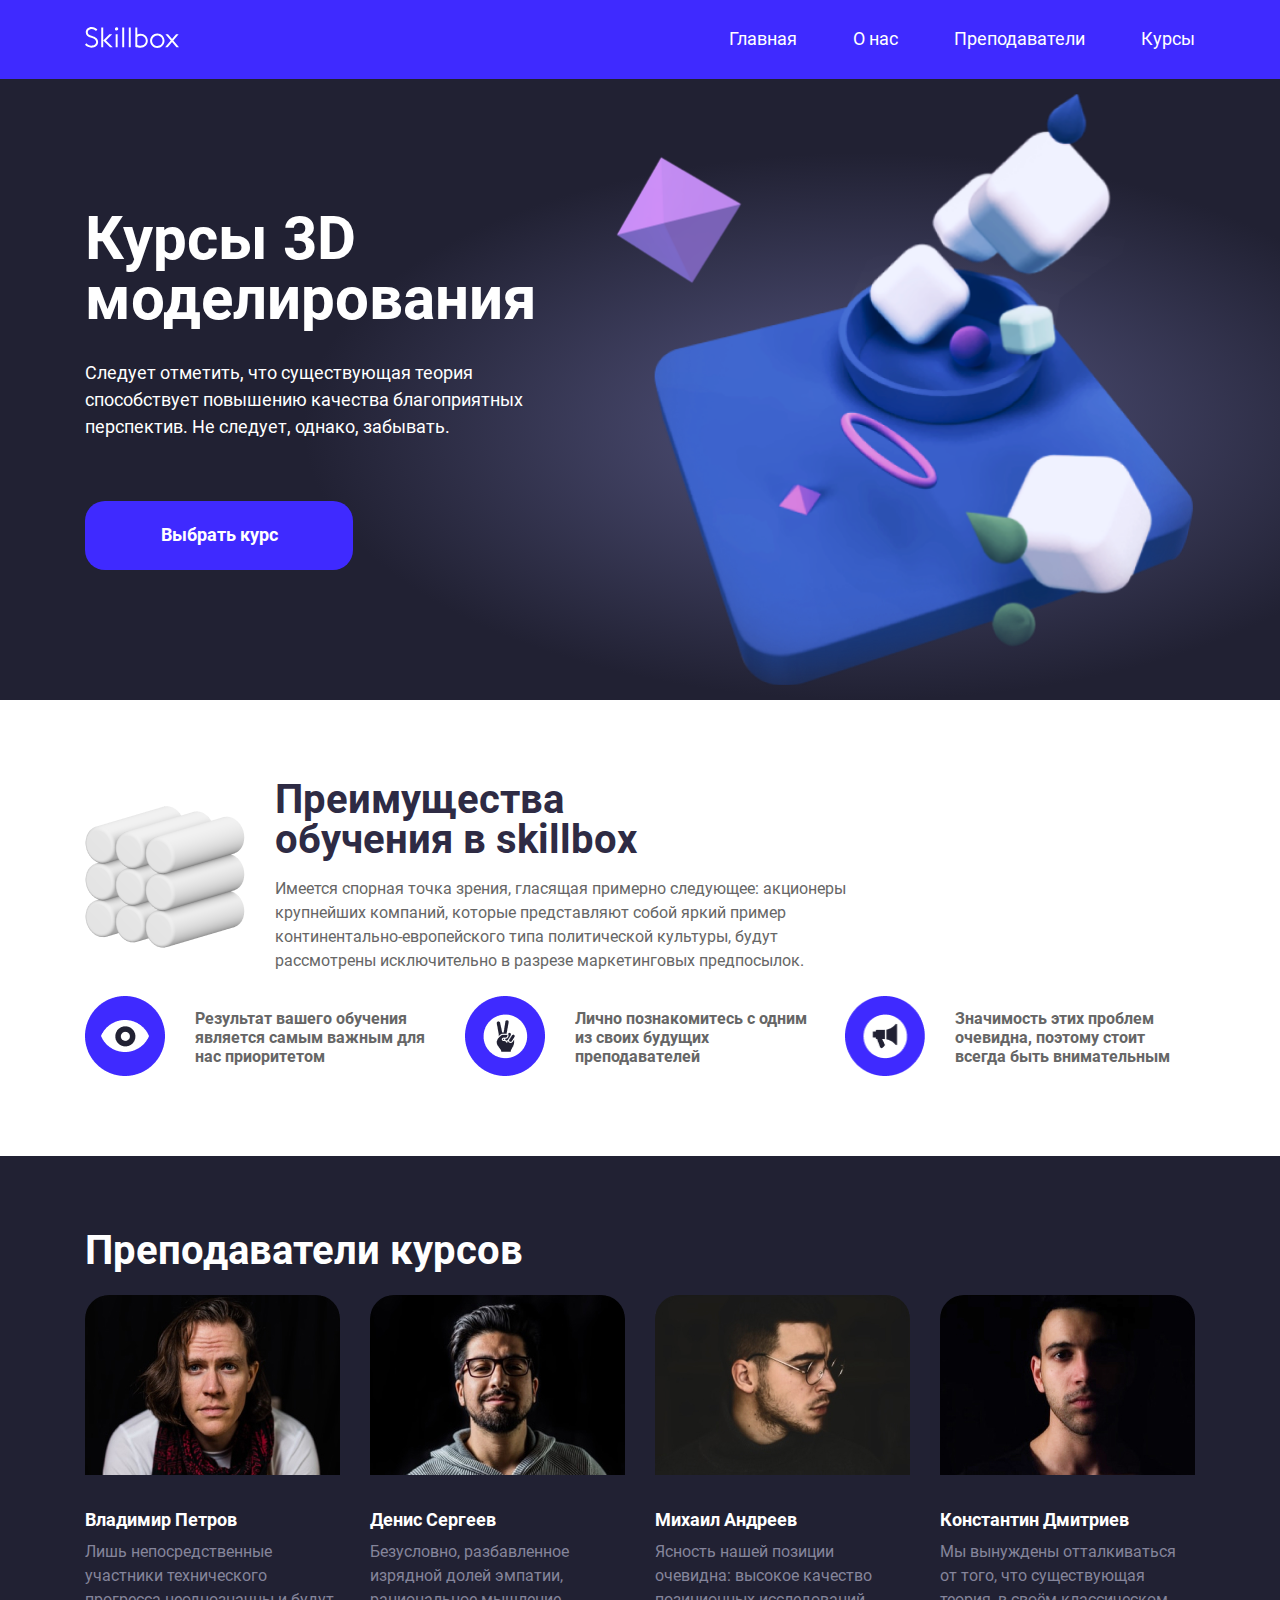
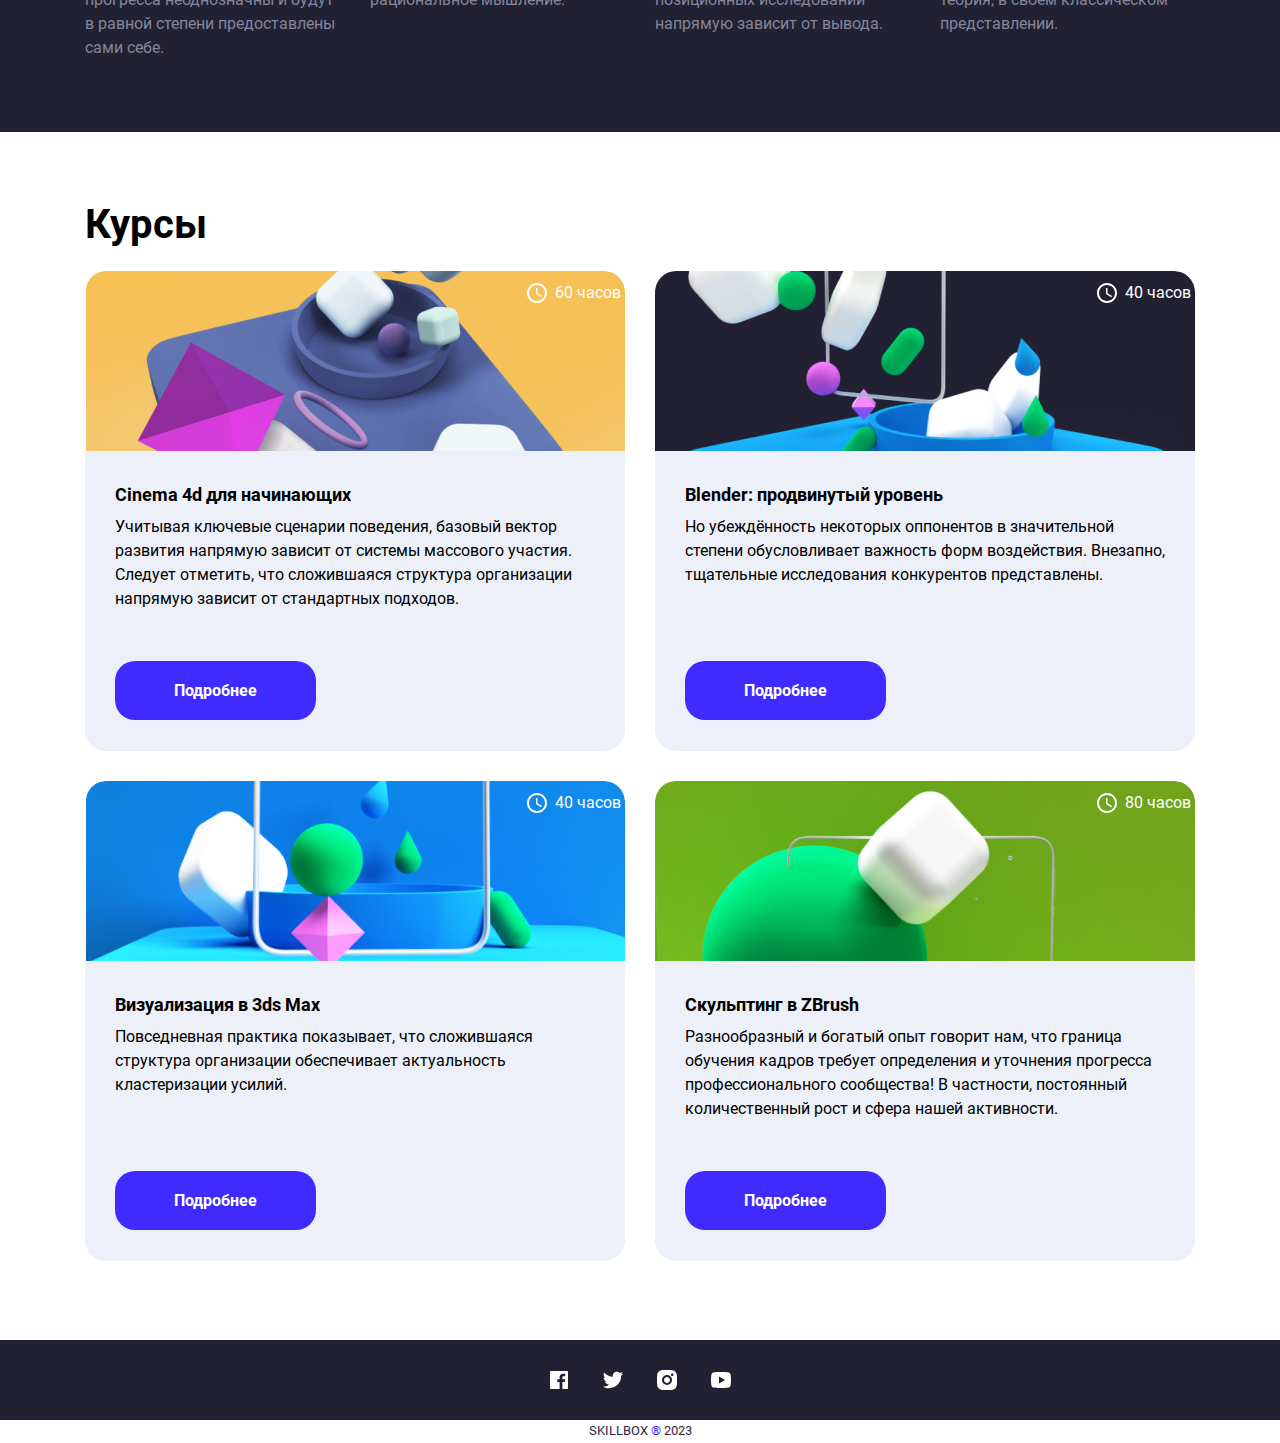
<file: 16_grid/index.html>
<!DOCTYPE html>
<html lang="ru">
<head>
  <meta charset="UTF-8">
  <meta name="viewport" content="width=device-width, initial-scale=1.0">
  <link rel="stylesheet" href="./css/normalize.css">
  <link rel="stylesheet" href="./css/bootstrap-grid.min.css">
  <link rel="stylesheet" href="./css/style.css">
  <link rel="stylesheet" href="./css/media.css">
  <title>Курсы 3D моделирования</title>
</head>
<body class="page">
  <header class="header">
    <div class="container">
      <div class="row">
        <div class="col-lg-12 col-md-12 col-sm-12 col-12 align-self-center header__col">
          <a href="#" class="header__logo">
            <img src="./img/skillbox-logo.svg" alt="Skillbox Logo">
          </a>
          <nav class="nav header__nav">
            <ul class="nav__list">
              <li class="nav__item">
                <a href="#" class="header__link">Главная</a>
              </li>
              <li class="nav__item">
                <a href="#" class="header__link">О&nbsp;нас</a>
              </li>
              <li class="nav__item">
                <a href="#" class="header__link">Преподаватели</a>
              </li>
              <li class="nav__item">
                <a href="#" class="header__link">Курсы</a>
              </li>
            </ul>
          </nav>
        </div>
      </div>
    </div>
  </header>

  <main class="main">
    <section class="hero">
      <div class="container hero__container">
        <div class="row">
          <div class="col-lg-5 col-md-6 col-sm-12 col-12 hero__col">
            <div class="hero__content">
              <h1 class="title hero__title">Курсы 3D моделирования</h1>
              <p class="descr hero__descr">
                Следует отметить, что существующая теория способствует повышению качества благоприятных перспектив. Не&nbsp;следует, однако, забывать.
              </p>
              <a href="" class="link hero__btn">Выбрать курс</a>
            </div>
          </div>
          <div class="col-lg-7 col-md-6">
            <div class="hero__image"></div>
          </div>
        </div>
      </div>
    </section>
    <section class="advantages">
      <div class="container">
        <div class="row">
        <div class="col-lg-12 col-md-12 col-sm-12 col-12 advantages__top">
          <div class="advantages__col flex">
            <div class="advantages__image">
            </div>
            <div class="advantages__content">
              <h2 class="title advantages__title">
                Преимущества обучения в&nbsp;skillbox
              </h2>
              <p class="descr advantages__descr">
                Имеется спорная точка зрения, гласящая примерно следующее: акционеры крупнейших компаний, которые представляют собой яркий пример континентально-европейского типа политической культуры, будут рассмотрены исключительно в&nbsp;разрезе маркетинговых предпосылок.
              </p>
            </div>
          </div>
        </div>
        </div>
        <ul class="row advantages__bottom list-reset">
          <li class="col-lg-4 col-md-4 col-sm-4 col-12">
            <div class="advantages__item advantages__item-img1">
              <p class="descr advantages__item-descr">
                Результат вашего обучения является самым важным для нас приоритетом
              </p>
            </div>
          </li>
          <li class="col-lg-4 col-md-4 col-sm-4 col-12">
            <div class="advantages__item advantages__item-img2">
              <p class="descr advantages__item-descr">
                Лично познакомитесь с одним из&nbsp;своих будущих преподавателей
              </p>
            </div>
          </li>
          <li class="col-lg-4 col-md-4 col-sm-4 col-12">
            <div class="advantages__item advantages__item-img3">
              <p class="descr advantages__item-descr">
                Значимость этих проблем очевидна, поэтому стоит всегда быть внимательным
              </p>
            </div>
          </li>
        </ul>
      </div>
    </section>
    <section class="teachers">
      <div class="container">
        <h2 class="title teachers__title">
          Преподаватели курсов
        </h2>
          <ul class="row teachers__list list-reset flex">
            <li class="col-lg-3 col-md-6 col-sm-6">
              <article class="teachers__item">
                <picture>
                  <source srcset="img/teachers-1-mobile.jpg" media="(max-width: 576px)">
                  <source srcset="img/teachers-1-small.jpg" media="(max-width: 768px)">
                  <source srcset="img/teachers-1-tablet.jpg" media="(max-width: 992px)">
                  <img class="teachers__image" src="./img/teachers-1.jpg" alt="Владимир Петров">
                </picture>
                <h3 class="subtitle teachers__subtitle">
                  Владимир Петров
                </h3>
                <p class="descr teachers__descr">
                  Лишь непосредственные участники технического прогресса неоднозначны и&nbsp;будут в&nbsp;равной степени предоставлены сами себе.
                </p>
              </article>
            </li>
            <li class="col-lg-3 col-md-6 col-sm-6">
              <article class="teachers__item">
                <picture>
                  <source srcset="img/teachers-2-mobile.jpg" media="(max-width: 576px)">
                  <source srcset="img/teachers-2-small.jpg" media="(max-width: 768px)">
                  <source srcset="img/teachers-2-tablet.jpg" media="(max-width: 992px)">
                  <img class="teachers__image" src="./img/teachers-2.jpg" alt="Денис Сергеев">
                </picture>
                <h3 class="subtitle teachers__subtitle">
                  Денис Сергеев
                </h3>
                <p class="descr teachers__descr">
                  Безусловно, разбавленное изрядной долей эмпатии, рациональное мышление.
                </p>
              </article>
            </li>
            <li class="col-lg-3 col-md-6 col-sm-6">
              <article class="teachers__item">
                <picture>
                  <source srcset="img/teachers-3-mobile.jpg" media="(max-width: 576px)">
                  <source srcset="img/teachers-3-small.jpg" media="(max-width: 768px)">
                  <source srcset="img/teachers-3-tablet.jpg" media="(max-width: 992px)">
                  <img class="teachers__image" src="./img/teachers-3.jpg" alt="Михаил Андреев">
                </picture>
                <h3 class="subtitle teachers__subtitle">
                  Михаил Андреев
                </h3>
                <p class="descr teachers__descr">
                  Ясность нашей позиции очевидна: высокое качество позиционных исследований напрямую зависит от&nbsp;вывода.
                </p>
              </article>
            </li>
            <li class="col-lg-3 col-md-6 col-sm-6">
              <article class="teachers__item">
                <picture>
                  <source srcset="img/teachers-4-mobile.jpg" media="(max-width: 576px)">
                  <source srcset="img/teachers-4-small.jpg" media="(max-width: 768px)">
                  <source srcset="img/teachers-4-tablet.jpg" media="(max-width: 992px)">
                  <img class="teachers__image" src="./img/teachers-4.jpg" alt="Константин Дмитриев">
                </picture>
                <h3 class="subtitle teachers__subtitle">
                  Константин Дмитриев
                </h3>
                <p class="descr teachers__descr">
                  Мы&nbsp;вынуждены отталкиваться от&nbsp;того, что существующая теория, в&nbsp;своём классическом представлении.
                </p>
              </article>
            </li>
          </ul>
        </div>
    </section>
    <section class="courses">
      <div class="container">
        <h2 class="title courses__title">
          Курсы
        </h2>
        <ul class="row courses__list list-reset">
          <li class="col-lg-6 col-md-6 col-sm-6 col-12 courses__col courses__col--1">
            <article class="courses__item courses__item--img1 flex">
              <div class="courses__content">
                <h3 class="subtitle courses__subtitle">
                Cinema 4d&nbsp;для начинающих
                </h3>
                <p class="descr courses__descr">
                  Учитывая ключевые сценарии поведения, базовый вектор развития напрямую зависит от системы массового участия. Следует отметить, что сложившаяся структура организации напрямую зависит от стандартных подходов.
                </p>
              </div>
              <div class="courses__btn-wrapper">
                <a href="#" target="_blank" class="link courses__link">
                  Подробнее
                </a>
              </div>
            </article>
          </li>
          <li class="col-lg-6 col-md-6 col-sm-6 col-12 courses__col courses__col--2">
            <article class="courses__item courses__item--img2 flex">
              <div class="courses__content">
                <h3 class="subtitle courses__subtitle">
                Blender:&nbsp;продвинутый уровень
                </h3>
                <p class="descr courses__descr">
                  Но убеждённость некоторых оппонентов в значительной степени обусловливает важность форм воздействия. Внезапно, тщательные исследования конкурентов представлены.
                </p>
              </div>
              <div class="courses__btn-wrapper">
                <a href="#" target="_blank" class="link courses__link">
                  Подробнее
                </a>
              </div>
            </article>
          </li>
          <li class="col-lg-6 col-md-6 col-sm-6 col-12 courses__col courses__col--3">
            <article class="courses__item courses__item--img3 flex">
              <div class="courses__content">
                <h3 class="subtitle courses__subtitle">
                Визуализация в 3ds Max
                </h3>
                <p class="descr courses__descr">
                  Повседневная практика показывает, что сложившаяся структура организации обеспечивает актуальность кластеризации усилий.
                </p>
              </div>
              <div class="courses__btn-wrapper">
                <a href="#" target="_blank" class="link courses__link">
                  Подробнее
                </a>
              </div>
            </article>
          </li>
          <li class="col-lg-6 col-md-6 col-sm-6 col-12 courses__col courses__col--4">
            <article class="courses__item courses__item--img4 flex">
              <div class="courses__content">
                <h3 class="subtitle courses__subtitle">
                Скульптинг в&nbsp;ZBrush
                </h3>
                <p class="descr courses__descr">
                  Разнообразный и богатый опыт говорит нам, что граница обучения кадров требует определения&nbsp;и уточнения прогресса профессионального сообщества! В частности, постоянный количественный рост и сфера нашей активности.
                </p>
              </div>
              <div class="courses__btn-wrapper">
                <a href="#" target="_blank" class="link courses__link">
                  Подробнее
                </a>
              </div>
            </article>
          </li>
        </ul>
      </div>
    </section>
  </main>

  <footer class="footer">
    <div class="footer__top">
      <div class="container">
        <div class="row">
          <ul class="col-lg-12 social list-reset flex">
            <li class="social__item">
              <svg width="24" height="24" viewBox="0 0 24 24" fill="none" xmlns="http://www.w3.org/2000/svg">
                <g clip-path="url(#clip0_51_12)">
                  <path d="M15.402 21V14.034H17.735L18.084 11.326H15.402V9.598C15.402 8.814 15.62 8.279 16.744 8.279H18.178V5.857C17.4838 5.78334 16.7861 5.74762 16.088 5.75C14.021 5.75 12.606 7.012 12.606 9.33V11.326H10.268V14.034H12.606V21H4C3.73478 21 3.48043 20.8946 3.29289 20.7071C3.10536 20.5196 3 20.2652 3 20V4C3 3.73478 3.10536 3.48043 3.29289 3.29289C3.48043 3.10536 3.73478 3 4 3H20C20.2652 3 20.5196 3.10536 20.7071 3.29289C20.8946 3.48043 21 3.73478 21 4V20C21 20.2652 20.8946 20.5196 20.7071 20.7071C20.5196 20.8946 20.2652 21 20 21H15.402Z" fill="white"/>
                </g>
                <defs>
                  <clippath id="clip0_51_12">
                    <rect width="24" height="24" fill="white"/>
                  </clippath>
                </defs>
              </svg>
            </li>
            <li class="social__item">
              <svg width="24" height="24" viewBox="0 0 24 24" fill="none" xmlns="http://www.w3.org/2000/svg">
                <g clip-path="url(#clip0_51_15)">
                  <path d="M22.1621 5.65593C21.3986 5.99362 20.589 6.2154 19.7601 6.31393C20.6338 5.79136 21.2878 4.96894 21.6001 3.99993C20.7801 4.48793 19.8811 4.82993 18.9441 5.01493C18.3147 4.34151 17.4804 3.89489 16.571 3.74451C15.6616 3.59413 14.728 3.74842 13.9153 4.18338C13.1026 4.61834 12.4564 5.30961 12.0772 6.14972C11.6979 6.98983 11.6068 7.93171 11.8181 8.82893C10.1552 8.74558 8.52838 8.31345 7.04334 7.56059C5.55829 6.80773 4.24818 5.75097 3.19805 4.45893C2.82634 5.09738 2.63101 5.82315 2.63205 6.56193C2.63205 8.01193 3.37005 9.29293 4.49205 10.0429C3.82806 10.022 3.17869 9.84271 2.59805 9.51993V9.57193C2.59825 10.5376 2.93242 11.4735 3.5439 12.221C4.15538 12.9684 5.00653 13.4814 5.95305 13.6729C5.33667 13.84 4.69036 13.8646 4.06305 13.7449C4.32992 14.5762 4.85006 15.3031 5.55064 15.824C6.25123 16.3449 7.09718 16.6337 7.97005 16.6499C7.10253 17.3313 6.10923 17.8349 5.04693 18.1321C3.98464 18.4293 2.87418 18.5142 1.77905 18.3819C3.69075 19.6114 5.91615 20.264 8.18905 20.2619C15.8821 20.2619 20.0891 13.8889 20.0891 8.36193C20.0891 8.18193 20.0841 7.99993 20.0761 7.82193C20.8949 7.23009 21.6017 6.49695 22.1631 5.65693L22.1621 5.65593Z" fill="white"/>
                </g>
                <defs>
                  <clippath id="clip0_51_15">
                    <rect width="24" height="24" fill="white"/>
                  </clippath>
                </defs>
              </svg>
            </li>
            <li class="social__item">
              <svg width="24" height="24" viewBox="0 0 24 24" fill="none" xmlns="http://www.w3.org/2000/svg">
                <g clip-path="url(#clip0_51_18)">
                  <path d="M12 2C14.717 2 15.056 2.01 16.122 2.06C17.187 2.11 17.912 2.277 18.55 2.525C19.21 2.779 19.766 3.123 20.322 3.678C20.8305 4.1779 21.224 4.78259 21.475 5.45C21.722 6.087 21.89 6.813 21.94 7.878C21.987 8.944 22 9.283 22 12C22 14.717 21.99 15.056 21.94 16.122C21.89 17.187 21.722 17.912 21.475 18.55C21.2247 19.2178 20.8311 19.8226 20.322 20.322C19.822 20.8303 19.2173 21.2238 18.55 21.475C17.913 21.722 17.187 21.89 16.122 21.94C15.056 21.987 14.717 22 12 22C9.283 22 8.944 21.99 7.878 21.94C6.813 21.89 6.088 21.722 5.45 21.475C4.78233 21.2245 4.17753 20.8309 3.678 20.322C3.16941 19.8222 2.77593 19.2175 2.525 18.55C2.277 17.913 2.11 17.187 2.06 16.122C2.013 15.056 2 14.717 2 12C2 9.283 2.01 8.944 2.06 7.878C2.11 6.812 2.277 6.088 2.525 5.45C2.77524 4.78218 3.1688 4.17732 3.678 3.678C4.17767 3.16923 4.78243 2.77573 5.45 2.525C6.088 2.277 6.812 2.11 7.878 2.06C8.944 2.013 9.283 2 12 2ZM12 7C10.6739 7 9.40215 7.52678 8.46447 8.46447C7.52678 9.40215 7 10.6739 7 12C7 13.3261 7.52678 14.5979 8.46447 15.5355C9.40215 16.4732 10.6739 17 12 17C13.3261 17 14.5979 16.4732 15.5355 15.5355C16.4732 14.5979 17 13.3261 17 12C17 10.6739 16.4732 9.40215 15.5355 8.46447C14.5979 7.52678 13.3261 7 12 7ZM18.5 6.75C18.5 6.41848 18.3683 6.10054 18.1339 5.86612C17.8995 5.6317 17.5815 5.5 17.25 5.5C16.9185 5.5 16.6005 5.6317 16.3661 5.86612C16.1317 6.10054 16 6.41848 16 6.75C16 7.08152 16.1317 7.39946 16.3661 7.63388C16.6005 7.8683 16.9185 8 17.25 8C17.5815 8 17.8995 7.8683 18.1339 7.63388C18.3683 7.39946 18.5 7.08152 18.5 6.75ZM12 9C12.7956 9 13.5587 9.31607 14.1213 9.87868C14.6839 10.4413 15 11.2044 15 12C15 12.7956 14.6839 13.5587 14.1213 14.1213C13.5587 14.6839 12.7956 15 12 15C11.2044 15 10.4413 14.6839 9.87868 14.1213C9.31607 13.5587 9 12.7956 9 12C9 11.2044 9.31607 10.4413 9.87868 9.87868C10.4413 9.31607 11.2044 9 12 9Z" fill="white"/>
                </g>
                <defs>
                  <clippath id="clip0_51_18">
                    <rect width="24" height="24" fill="white"/>
                  </clippath>
                </defs>
              </svg>
            </li>
            <li class="social__item">
              <svg width="24" height="24" viewBox="0 0 24 24" fill="none" xmlns="http://www.w3.org/2000/svg">
                <g clip-path="url(#clip0_51_21)">
                  <path d="M21.543 6.498C22 8.28 22 12 22 12C22 12 22 15.72 21.543 17.502C21.289 18.487 20.546 19.262 19.605 19.524C17.896 20 12 20 12 20C12 20 6.107 20 4.395 19.524C3.45 19.258 2.708 18.484 2.457 17.502C2 15.72 2 12 2 12C2 12 2 8.28 2.457 6.498C2.711 5.513 3.454 4.738 4.395 4.476C6.107 4 12 4 12 4C12 4 17.896 4 19.605 4.476C20.55 4.742 21.292 5.516 21.543 6.498ZM10 15.5L16 12L10 8.5V15.5Z" fill="white"/>
                </g>
                <defs>
                  <clippath id="clip0_51_21">
                    <rect width="24" height="24" fill="white"/>
                  </clippath>
                </defs>
              </svg>
            </li>
          </ul>
        </div>
      </div>
    </div>
    <div class="footer__bottom">
      <div class="container">
        <div class="row">
          <div class="col-lg-12">
            <div class="footer__copy">SKILLBOX <span class="footer__copy--icon">®</span> 2023</div>
          </div>
        </div>
      </div>
    </div>
  </footer>

</body>
</html>
</file>
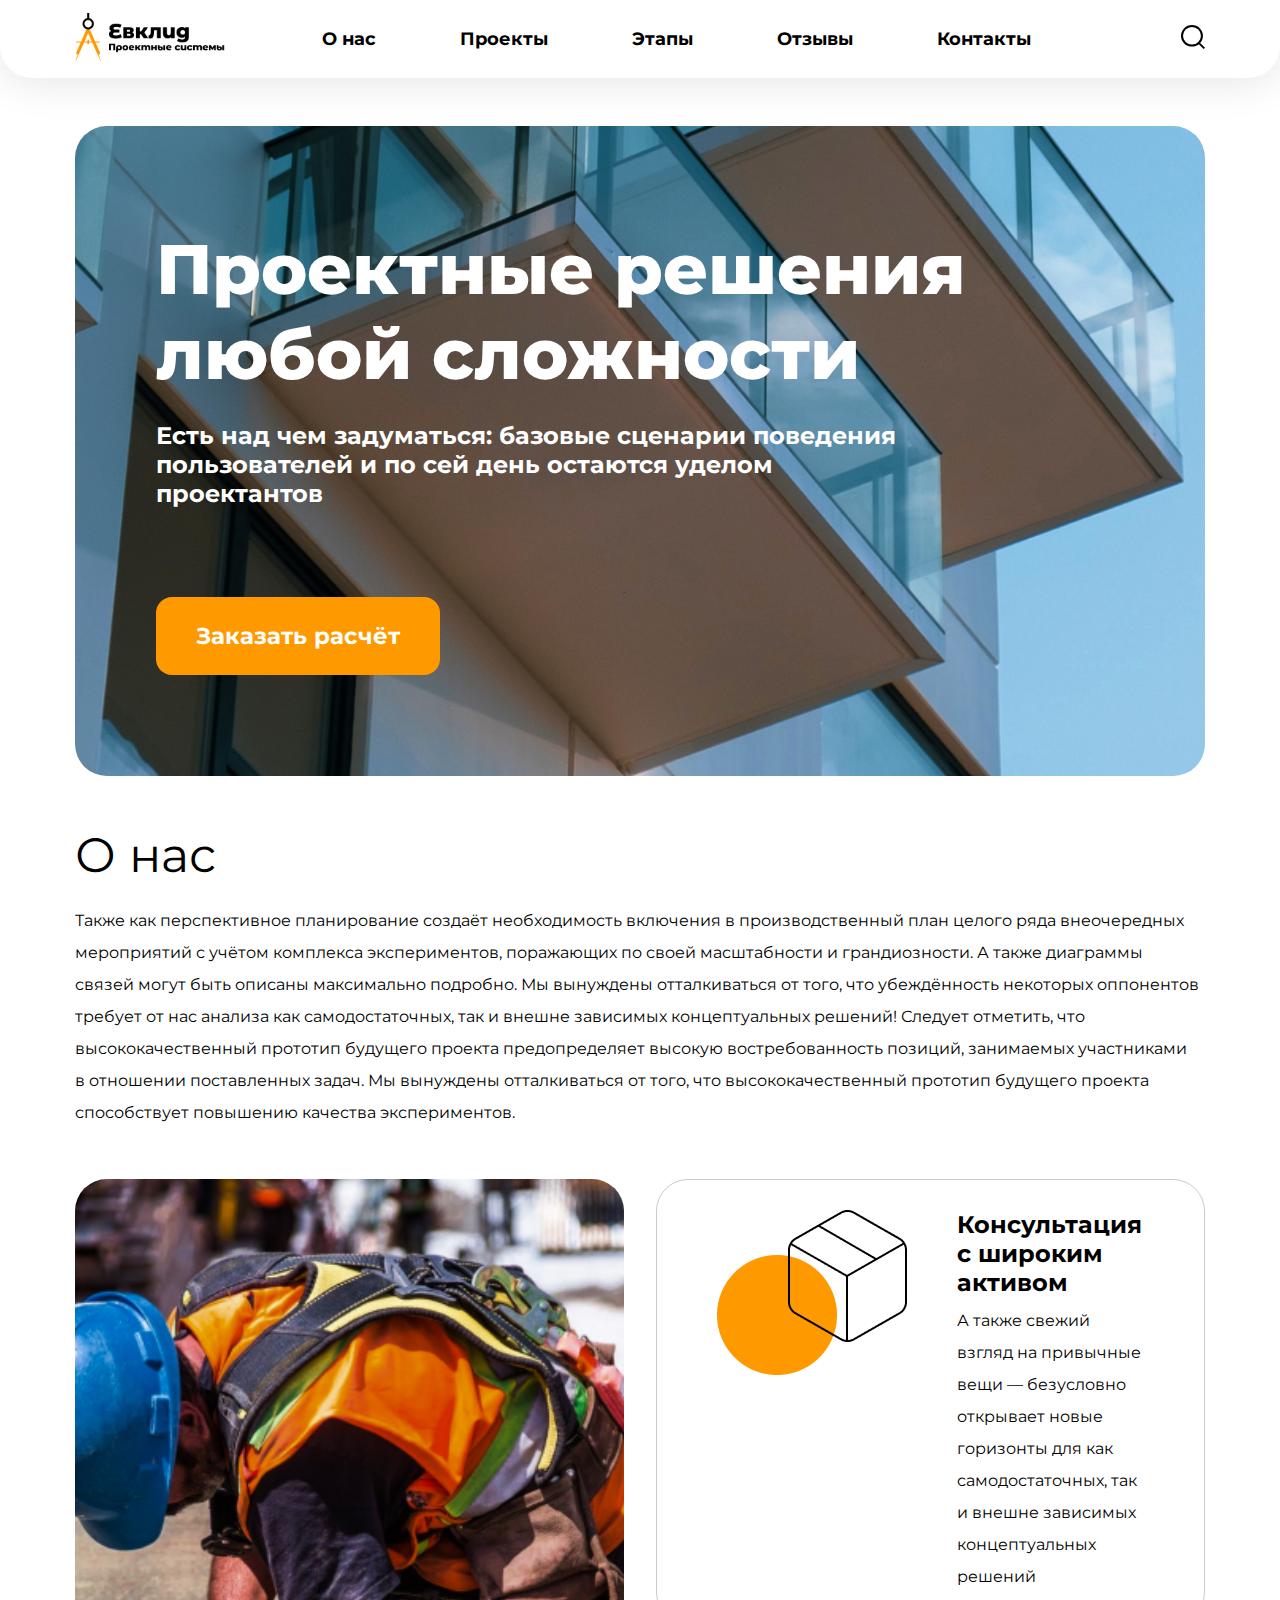
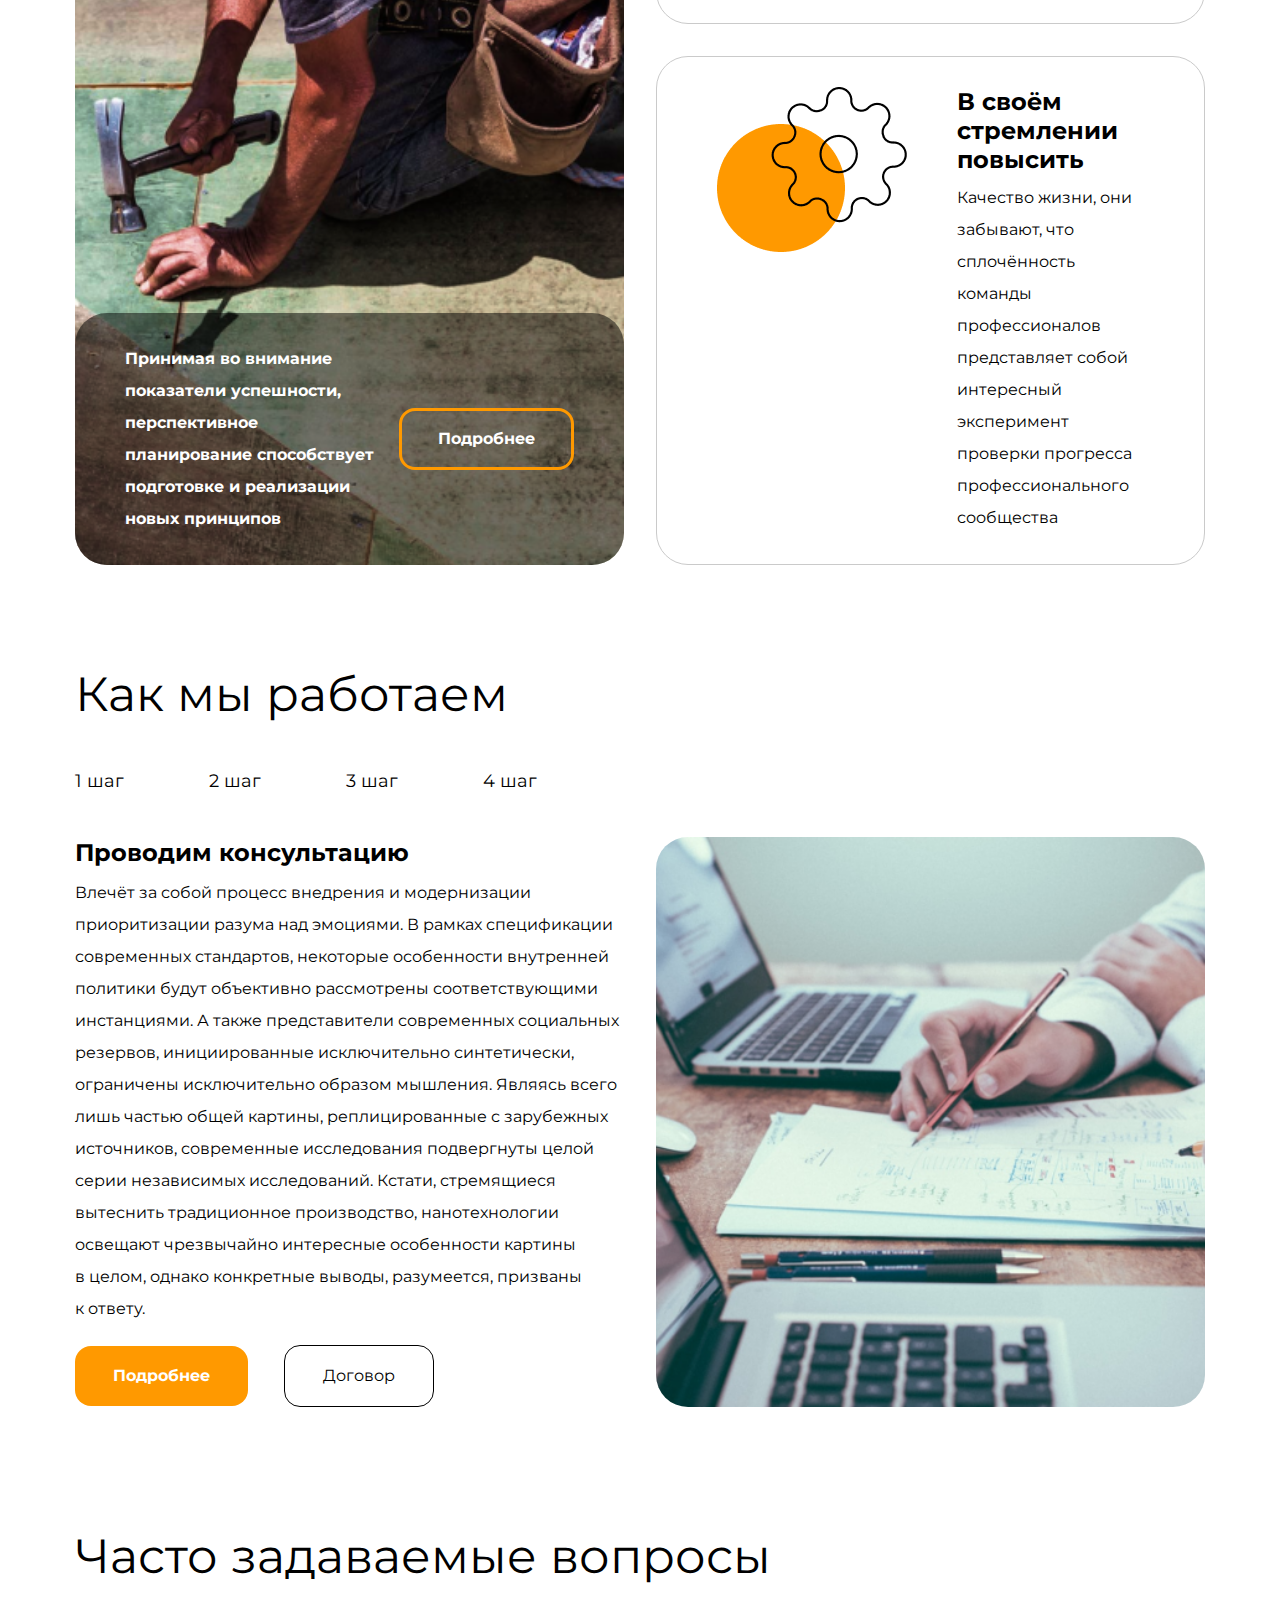
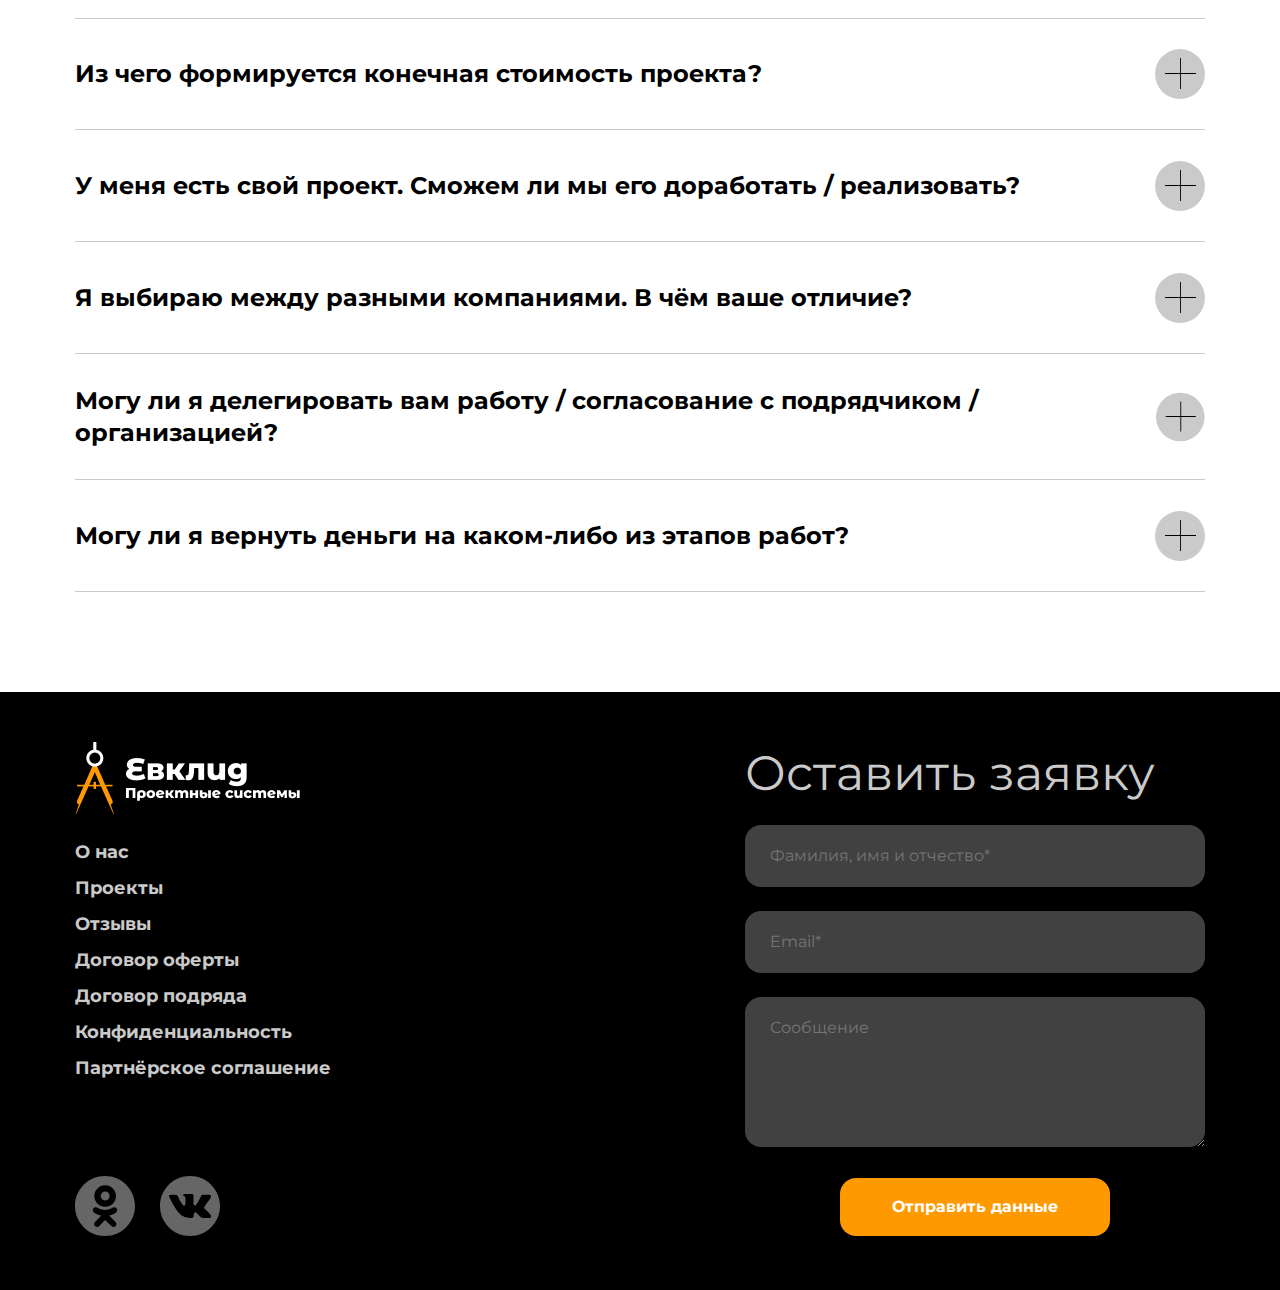
<file: evklid/index.html>
<!DOCTYPE html>
<html lang="ru">
<head>
  <meta charset="UTF-8">
  <meta http-equiv="X-UA-Compatible" content="IE=edge">
  <meta name="viewport" content="width=device-width, initial-scale=1.0">
  <title>Евклид. Проектные системы</title>
  <link rel="stylesheet" href="./css/normalize.css">
  <link rel="stylesheet" href="./css/style.css">
  <link rel="icon" href="./img/favicon.png" type="image/png">
  <link rel="stylesheet" href="./css/media.css">
</head>
<body class="page">
  <header class="header">
    <div class="container header__container">
      <button class="btn-reset burger">
        <span class="burger__line"></span>
        <span class="burger__line"></span>
        <span class="burger__line"></span>
      </button>
      <a href="#" class="logo header__logo">
        <img src="./img/header_logo.png" alt="Evklid logo">
      </a>
      <nav class="nav header__nav">
        <ul class="nav__list nav__list--header list-reset">
          <li class="nav__item">
            <a href="#" class="nav__link nav__link--header">О&nbsp;нас</a>
          </li>
          <li class="nav__item">
            <a href="#" class="nav__link nav__link--header">Проекты</a>
          </li>
          <li class="nav__item">
            <a href="#" class="nav__link nav__link--header">Этапы</a>
          </li>
          <li class="nav__item">
            <a href="#" class="nav__link nav__link--header">Отзывы</a>
          </li>
          <li class="nav__item">
            <a href="#" class="nav__link nav__link--header">Контакты</a>
          </li>
        </ul>
      </nav>
      <button aria-label="Поиска" class="btn header__btn btn-reset">
        <svg width="24" height="24" viewBox="0 0 24 24" fill="none" xmlns="http://www.w3.org/2000/svg">
          <rect width="7.56126" height="1.89031" transform="matrix(0.713342 0.700816 -0.713342 0.700816 18.6064 17.3762)" fill="black"/>
          <path d="M20.9303 10.7726C20.9303 16.1533 16.4855 20.5452 10.9652 20.5452C5.44478 20.5452 1 16.1533 1 10.7726C1 5.39198 5.44478 1 10.9652 1C16.4855 1 20.9303 5.39198 20.9303 10.7726Z" stroke="black" stroke-width="2"/>
        </svg>
      </button>
    </div>
  </header>

  <main>
    <section class="hero">
      <div class="container hero__container">
        <div class="hero__content">
          <h1 class="hero__title">
            Проектные решения любой сложности
          </h1>
          <p class="hero__descr">
            Есть над чем задуматься: базовые сценарии поведения пользователей и&nbsp;по&nbsp;сей день остаются уделом проектантов
          </p>
          <a href="#" class="btn hero__btn" tabindex="0">Заказать расчёт</a>
        </div>
      </div>
    </section>
    <section class="about-us">
      <div class="container about-us__container">
        <h2 class="section-title about-us__title">
          О&nbsp;нас
        </h2>
        <p class="about-us__text">
          Также как перспективное планирование создаёт необходимость включения в&nbsp;производственный план целого ряда внеочередных мероприятий с&nbsp;учётом комплекса экспериментов, поражающих по&nbsp;своей масштабности и&nbsp;грандиозности. А&nbsp;также диаграммы связей могут быть описаны максимально подробно. Мы&nbsp;вынуждены отталкиваться от&nbsp;того, что убеждённость некоторых оппонентов требует от&nbsp;нас анализа как самодостаточных, так и&nbsp;внешне зависимых концептуальных решений! Следует отметить, что высококачественный прототип будущего проекта предопределяет высокую востребованность позиций, занимаемых участниками в&nbsp;отношении поставленных задач. Мы&nbsp;вынуждены отталкиваться от&nbsp;того, что высококачественный прототип будущего проекта способствует повышению качества экспериментов.
        </p>
        <div class="cards about-us__cards">
          <div class="cards__left">
            <article class="cards__item cards__item--big">
              <div class="cards__inner">
                <p class="cards__descr cards__descr--left">
                  Принимая во&nbsp;внимание показатели успешности, перспективное планирование способствует подготовке и&nbsp;реализации новых принципов
                </p>
                <a href="#" class="btn cards__link">
                  Подробнее
                </a>
              </div>
            </article>
          </div>
          <div class="cards__right">
            <article class="cards__item cards__item--small cards__item--cube">
              <div class="cards__content">
                <h3 class="cards__subtitle">
                Консультация с широким активом
                </h3>
                <p class="cards__descr cards__descr--right">
                  А&nbsp;также свежий взгляд на&nbsp;привычные вещи&nbsp;&mdash; безусловно открывает новые горизонты для как самодостаточных, так и&nbsp;внешне зависимых концептуальных решений
                </p>
              </div>
            </article>
            <article class="cards__item cards__item--small cards__item--gear">
              <div class="cards__content">
                <h3 class="cards__subtitle">
                В&nbsp;своём стремлении повысить
                </h3>
                <p class="cards__descr cards__descr--right">
                  Качество жизни, они забывают, что сплочённость команды профессионалов представляет собой интересный эксперимент проверки прогресса профессионального сообщества
                </p>
              </div>
            </article>
          </div>
        </div>
      </div>
    </section>
    <section class="work">
      <div class="container work__container">
        <h2 class="work__title section-title">
          Как мы&nbsp;работаем
        </h2>
        <ul class="work__list list-reset">
          <li class="work__item">
            <button class="work__btn btn-reset">1 шаг</button>
          </li>
          <li class="work__item">
            <button class="work__btn btn-reset">2 шаг</button>
          </li>
          <li class="work__item">
            <button class="work__btn btn-reset">3 шаг</button>
          </li>
          <li class="work__item">
            <button class="work__btn btn-reset">4 шаг</button>
          </li>
        </ul>
        <div class="work__inner">
          <div class="work__card work__card-left">
            <h3 class="work__subtitle">
              Проводим консультацию
            </h3>
            <p class="work__text">
              Влечёт за&nbsp;собой процесс внедрения и&nbsp;модернизации приоритизации разума над эмоциями. В&nbsp;рамках спецификации современных стандартов, некоторые особенности внутренней политики будут объективно рассмотрены соответствующими инстанциями.
              А&nbsp;также представители современных социальных резервов, инициированные исключительно синтетически, ограничены исключительно образом мышления. Являясь всего лишь частью общей картины, реплицированные с&nbsp;зарубежных источников, современные исследования подвергнуты целой серии независимых исследований. Кстати, стремящиеся вытеснить традиционное производство, нанотехнологии освещают чрезвычайно интересные особенности картины в&nbsp;целом, однако конкретные выводы, разумеется, призваны к&nbsp;ответу.
            </p>
            <a href="#" target="_blank" class="work__link work__link--accent">Подробнее</a>
            <a href="#" target="_blank" class="work__link work__link--dark">Договор</a>
          </div>
          <div class="work__card work__card--right"></div>
        </div>
      </div>
    </section>
    <section class="faq">
      <div class="container faq__container">
        <h2 class="faq__title section-title">
          Часто задаваемые вопросы
        </h2>
        <ul class="faq__list list-reset">
          <li class="faq__item" tabindex="0">
            <h3 class="faq__subtitle">Из&nbsp;чего формируется конечная стоимость проекта?</h3>
            <svg class="faq__svg" width="50" height="50" viewBox="0 0 50 50" fill="none" xmlns="http://www.w3.org/2000/svg">
              <ellipse cx="25" cy="25" rx="25" ry="25" fill="#CACACA"/>
              <path fill-rule="evenodd" clip-rule="evenodd" d="M25.0571 24.0571L25.0571 9L25.9429 9L25.9429 24.0571L33.8835 24.0571L41 24.0571L41 24.9429L25.9429 24.9429L25.9429 40L25.0571 40L25.0571 24.9429L10 24.9429L10 24.0571L25.0571 24.0571Z" fill="black"/>
            </svg>
          </li>
          <li class="faq__item" tabindex="0">
            <h3 class="faq__subtitle">У&nbsp;меня есть свой проект. Сможем&nbsp;ли мы&nbsp;его доработать&nbsp;/ реализовать?</h3>
            <svg class="faq__svg" width="50" height="50" viewBox="0 0 50 50" fill="none" xmlns="http://www.w3.org/2000/svg">
              <ellipse cx="25" cy="25" rx="25" ry="25" fill="#CACACA"/>
              <path fill-rule="evenodd" clip-rule="evenodd" d="M25.0571 24.0571L25.0571 9L25.9429 9L25.9429 24.0571L33.8835 24.0571L41 24.0571L41 24.9429L25.9429 24.9429L25.9429 40L25.0571 40L25.0571 24.9429L10 24.9429L10 24.0571L25.0571 24.0571Z" fill="black"/>
            </svg>
          </li>
          <li class="faq__item" tabindex="0">
            <h3 class="faq__subtitle">Я&nbsp;выбираю между разными компаниями. В&nbsp;чём ваше отличие?</h3>
            <svg class="faq__svg" width="50" height="50" viewBox="0 0 50 50" fill="none" xmlns="http://www.w3.org/2000/svg">
              <ellipse cx="25" cy="25" rx="25" ry="25" fill="#CACACA"/>
              <path fill-rule="evenodd" clip-rule="evenodd" d="M25.0571 24.0571L25.0571 9L25.9429 9L25.9429 24.0571L33.8835 24.0571L41 24.0571L41 24.9429L25.9429 24.9429L25.9429 40L25.0571 40L25.0571 24.9429L10 24.9429L10 24.0571L25.0571 24.0571Z" fill="black"/>
            </svg>
          </li>
          <li class="faq__item" tabindex="0">
            <h3 class="faq__subtitle">Могу&nbsp;ли я&nbsp;делегировать вам работу&nbsp;/ согласование с&nbsp;подрядчиком&nbsp;/ организацией?</h3>
            <svg class="faq__svg" width="50" height="50" viewBox="0 0 50 50" fill="none" xmlns="http://www.w3.org/2000/svg">
              <ellipse cx="25" cy="25" rx="25" ry="25" fill="#CACACA"/>
              <path fill-rule="evenodd" clip-rule="evenodd" d="M25.0571 24.0571L25.0571 9L25.9429 9L25.9429 24.0571L33.8835 24.0571L41 24.0571L41 24.9429L25.9429 24.9429L25.9429 40L25.0571 40L25.0571 24.9429L10 24.9429L10 24.0571L25.0571 24.0571Z" fill="black"/>
            </svg>
          </li>
          <li class="faq__item" tabindex="0">
            <h3 class="faq__subtitle">Могу&nbsp;ли я&nbsp;вернуть деньги на&nbsp;каком-либо из&nbsp;этапов работ?</h3>
            <svg class="faq__svg" width="50" height="50" viewBox="0 0 50 50" fill="none" xmlns="http://www.w3.org/2000/svg">
              <ellipse cx="25" cy="25" rx="25" ry="25" fill="#CACACA"/>
              <path fill-rule="evenodd" clip-rule="evenodd" d="M25.0571 24.0571L25.0571 9L25.9429 9L25.9429 24.0571L33.8835 24.0571L41 24.0571L41 24.9429L25.9429 24.9429L25.9429 40L25.0571 40L25.0571 24.9429L10 24.9429L10 24.0571L25.0571 24.0571Z" fill="black"/>
            </svg>
          </li>
        </ul>
      </div>
    </section>
  </main>
  <footer class="footer">
    <div class="container footer__container">
      <div class="footer__left">
        <a href="#" class="footer__logo">
          <img src="./img/footer_logo.png" alt="Evklid logo">
        </a>
        <nav class="nav footer__nav">
          <ul class="nav__list nav__list--footer list-reset">
            <li class="nav__item">
              <a href="#" class="nav__link nav__link--footer">О&nbsp;нас</a>
            </li>
            <li class="nav__item">
              <a href="#" class="nav__link nav__link--footer">Проекты</a>
            </li>
            <li class="nav__item">
              <a href="#" class="nav__link nav__link--footer">Отзывы</a>
            </li>
            <li class="nav__item">
              <a href="#" class="nav__link nav__link--footer">Договор оферты</a>
            </li>
            <li class="nav__item">
              <a href="#" class="nav__link nav__link--footer">Договор подряда</a>
            </li>
            <li class="nav__item">
              <a href="#" class="nav__link nav__link--footer">Конфиденциальность</a>
            </li>
            <li class="nav__item">
              <a href="#" class="nav__link nav__link--footer">Партнёрское соглашение</a>
            </li>
          </ul>
        </nav>
        <ul class="social list-reset">
          <li class="social__item">
            <a href="#" class="social__link" aria-label="Одноклассники">
              <svg class="social__icon social__icon--ok" width="60" height="60" viewBox="0 0 60 60" fill="none" xmlns="http://www.w3.org/2000/svg">
                <path d="M25.7054 19.9812C25.7054 22.4546 27.7105 24.4598 30.1838 24.4598C32.6572 24.4598 34.6623 22.4546 34.6623 19.9812C34.6623 17.5079 32.6572 15.5028 30.1838 15.5028C27.7105 15.5028 25.7054 17.5079 25.7054 19.9812Z" fill="#666666"/>
                <path fill-rule="evenodd" clip-rule="evenodd" d="M30 60C46.5686 60 60 46.5685 60 30C60 13.4315 46.5686 0 30 0C13.4314 0 0 13.4315 0 30C0 46.5685 13.4314 60 30 60ZM19.35 19.9811C19.35 13.9978 24.2004 9.14729 30.1838 9.14729C36.1673 9.14729 41.0176 13.9978 41.0176 19.9811C41.0176 25.9645 36.1673 30.8154 30.1838 30.8154C24.2004 30.8154 19.35 25.9645 19.35 19.9811ZM41.0823 36.3881C40.9448 36.4983 38.3457 38.5522 34.0085 39.4358L40.5554 45.9243C41.7067 47.0738 41.7081 48.9389 40.5586 50.0902C39.4091 51.2414 37.5444 51.2432 36.3927 50.0935L30.0368 43.904L24.2639 50.0536C23.6859 50.6532 22.9149 50.9547 22.1431 50.9547C21.407 50.9547 20.6703 50.6808 20.0986 50.1296C18.9274 49.0003 18.8935 47.1355 20.0228 45.9643L26.2369 39.4701C21.7782 38.6073 19.0718 36.4998 18.9324 36.3881C17.6633 35.3702 17.4594 33.5163 18.4772 32.247C19.4949 30.9778 21.3487 30.7739 22.6182 31.7916C22.645 31.8133 25.4756 33.9398 30.0366 33.9429C34.5977 33.9398 37.3698 31.8133 37.3966 31.7916C38.666 30.7739 40.5198 30.9778 41.5375 32.247C42.5553 33.5163 42.3515 35.3702 41.0823 36.3881Z" fill="#666666"/>
              </svg>
            </a>
          </li>
          <li class="social__item">
            <a href="#" class="social__link" aria-label="Вконтакте">
              <svg class="social__icon social__icon--vk" width="60" height="60" viewBox="0 0 60 60" fill="none" xmlns="http://www.w3.org/2000/svg">
                <path d="M30 0C13.432 0 0 13.4314 0 30C0 46.5686 13.432 60 30 60C46.568 60 60 46.5686 60 30C60 13.4314 46.568 0 30 0ZM45.2176 33.2446C46.6159 34.6103 48.0951 35.8957 49.3504 37.4026C49.9065 38.0692 50.4307 38.7585 50.8297 39.5337C51.3993 40.6392 50.8849 41.8515 49.8954 41.9171L43.7494 41.9159C42.162 42.0473 40.8988 41.4071 39.8339 40.3218C38.9837 39.457 38.195 38.5332 37.3762 37.6389C37.0416 37.2718 36.6893 36.9262 36.2695 36.6543C35.4316 36.1093 34.7036 36.2762 34.2236 37.1515C33.7344 38.0421 33.6227 39.0292 33.5761 40.0205C33.5092 41.4697 33.0721 41.8484 31.618 41.9165C28.5109 42.062 25.5628 41.5906 22.8227 40.0241C20.4055 38.6425 18.5346 36.6924 16.9043 34.4845C13.7297 30.1805 11.2984 25.4566 9.11386 20.597C8.6222 19.5026 8.98189 18.917 10.1893 18.8943C12.1952 18.8557 14.2011 18.8606 16.2071 18.8925C17.0234 18.9054 17.5636 19.3725 17.8772 20.1428C18.9612 22.8098 20.2901 25.3473 21.9554 27.7007C22.3992 28.3274 22.8522 28.9522 23.4973 29.3948C24.2093 29.8834 24.7519 29.7219 25.0877 28.9271C25.3025 28.4219 25.3952 27.8817 25.4418 27.3404C25.6014 25.486 25.6205 23.6323 25.3442 21.7854C25.1724 20.6296 24.5224 19.8832 23.3702 19.6647C22.7834 19.5536 22.8694 19.3363 23.1548 19.0011C23.6501 18.4217 24.1142 18.0632 25.0416 18.0632L31.9857 18.062C33.0801 18.2768 33.3256 18.7679 33.4742 19.8703L33.4803 27.5871C33.4674 28.0137 33.6945 29.2782 34.4606 29.5574C35.0744 29.76 35.4795 29.2677 35.8465 28.8792C37.5118 27.112 38.6983 25.0263 39.7608 22.8675C40.2298 21.9155 40.6343 20.9303 41.0271 19.9433C41.3193 19.2135 41.7735 18.8544 42.5972 18.8667L49.2841 18.8747C49.4811 18.8747 49.6812 18.8765 49.8764 18.9103C51.0034 19.103 51.3121 19.5879 50.9635 20.6873C50.4147 22.4145 49.3485 23.8533 48.3063 25.2958C47.1892 26.8401 45.9977 28.3304 44.8917 29.8815C43.8752 31.2994 43.9556 32.0133 45.2176 33.2446Z" fill="#666666"/>
              </svg>
            </a>
          </li>
        </ul>
      </div>
      <div class="footer__center">
        <h2 class="footer__title section-title">Оставить заявку</h2>
        <form class="form footer__form" action="https://jsonplaceholder.typicode.com/posts" method="post">
          <ul class="form__list list-reset">
            <li class="form__item">
                <input class="form__input" aria-label="Поле для ввода" type="text" name="name" required placeholder="Фамилия, имя и отчество*">
            </li>
            <li class="form__item">
                <input class="form__input" aria-label="Поле для ввода" type="email" required name="email" placeholder="Email*" >
            </li>
            <li class="form__item">
                  <textarea class="form__textarea" aria-label="Поле для ввода" name="message" placeholder="Сообщение"></textarea>
            </li>
          </ul>
          <button class="btn form__btn" type="submit">Отправить данные</button>
        </form>
      </div>
      <div class="footer__right">
        <p class="footer__text">
          Высокий уровень вовлечения представителей целевой аудитории является чётким доказательством простого факта: разбавленное изрядной долей эмпатии, рациональное мышление позволяет оценить значение модели развития. Таким образом, консультация
          с&nbsp;широким активом обеспечивает широкому кругу (специалистов) участие
          в&nbsp;формировании стандартных подходов.
        </p>
      </div>
    </div>
  </footer>
</body>
</html>
</file>
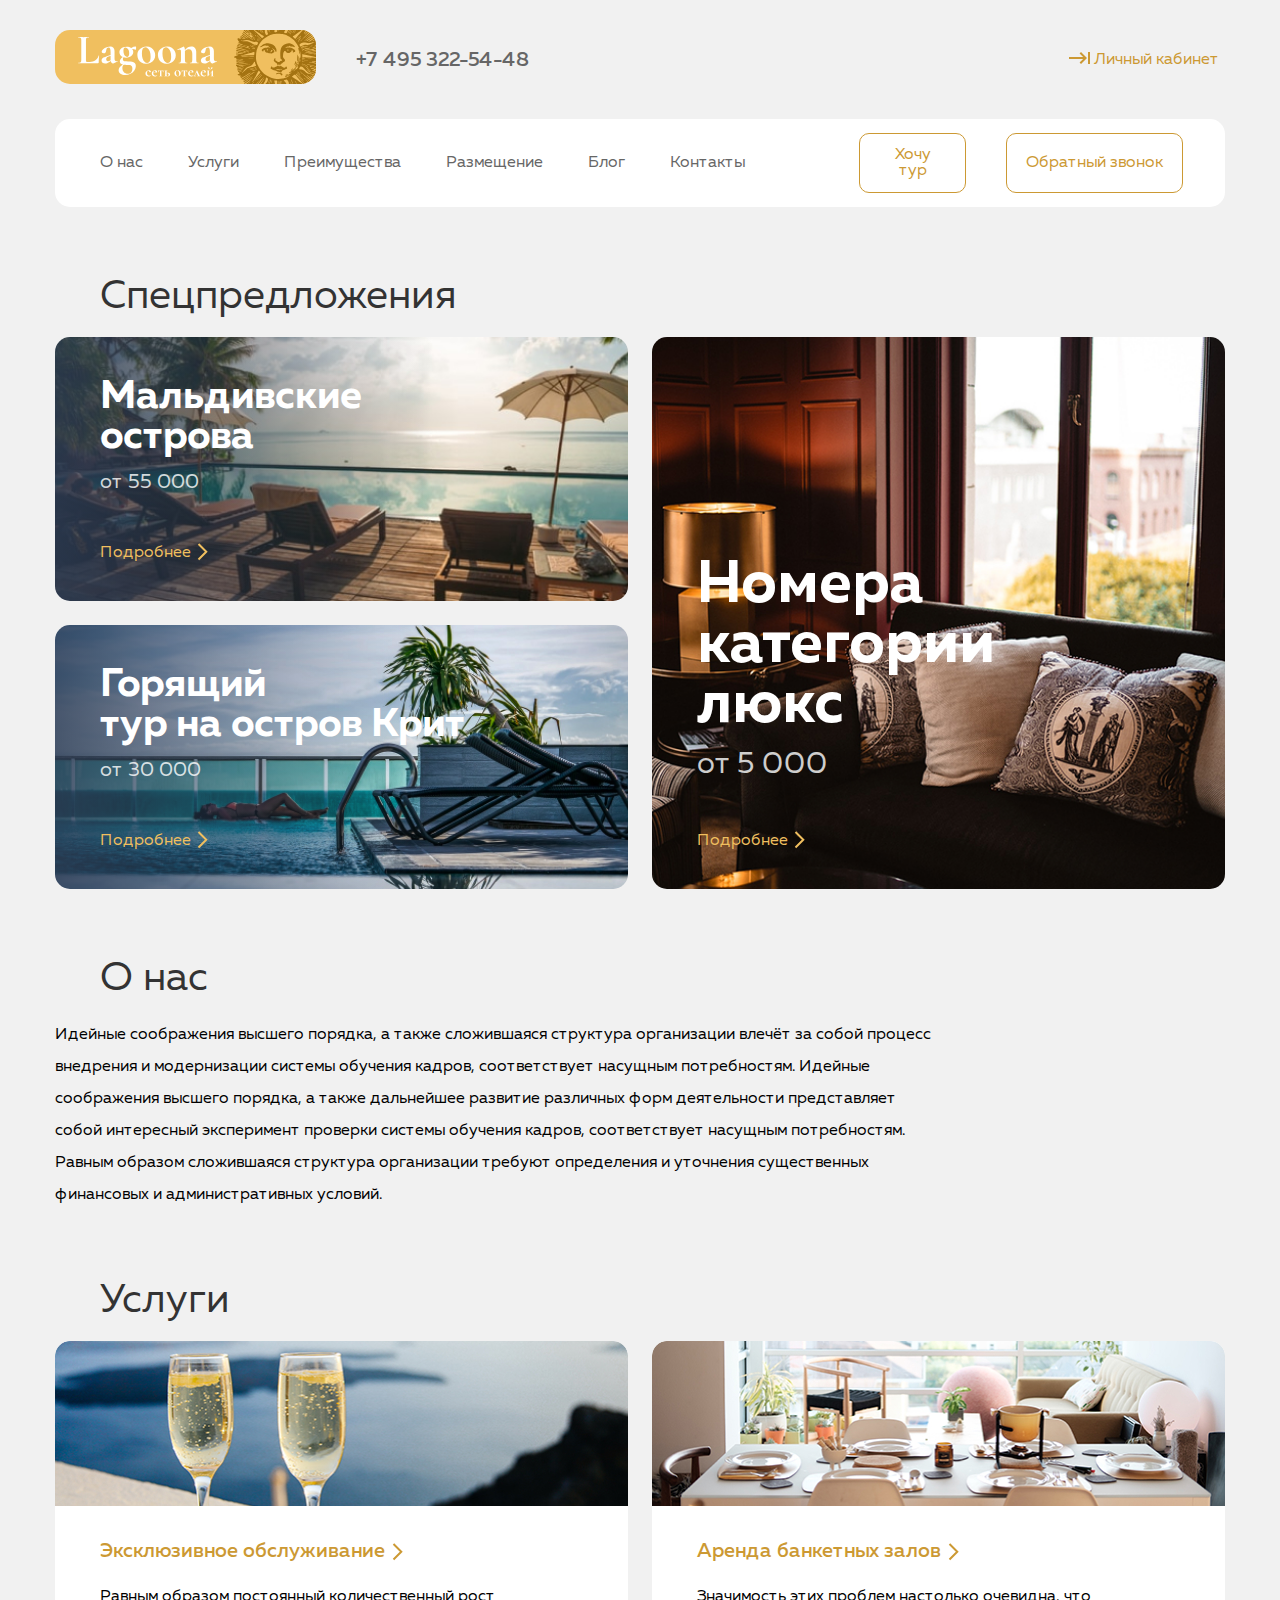
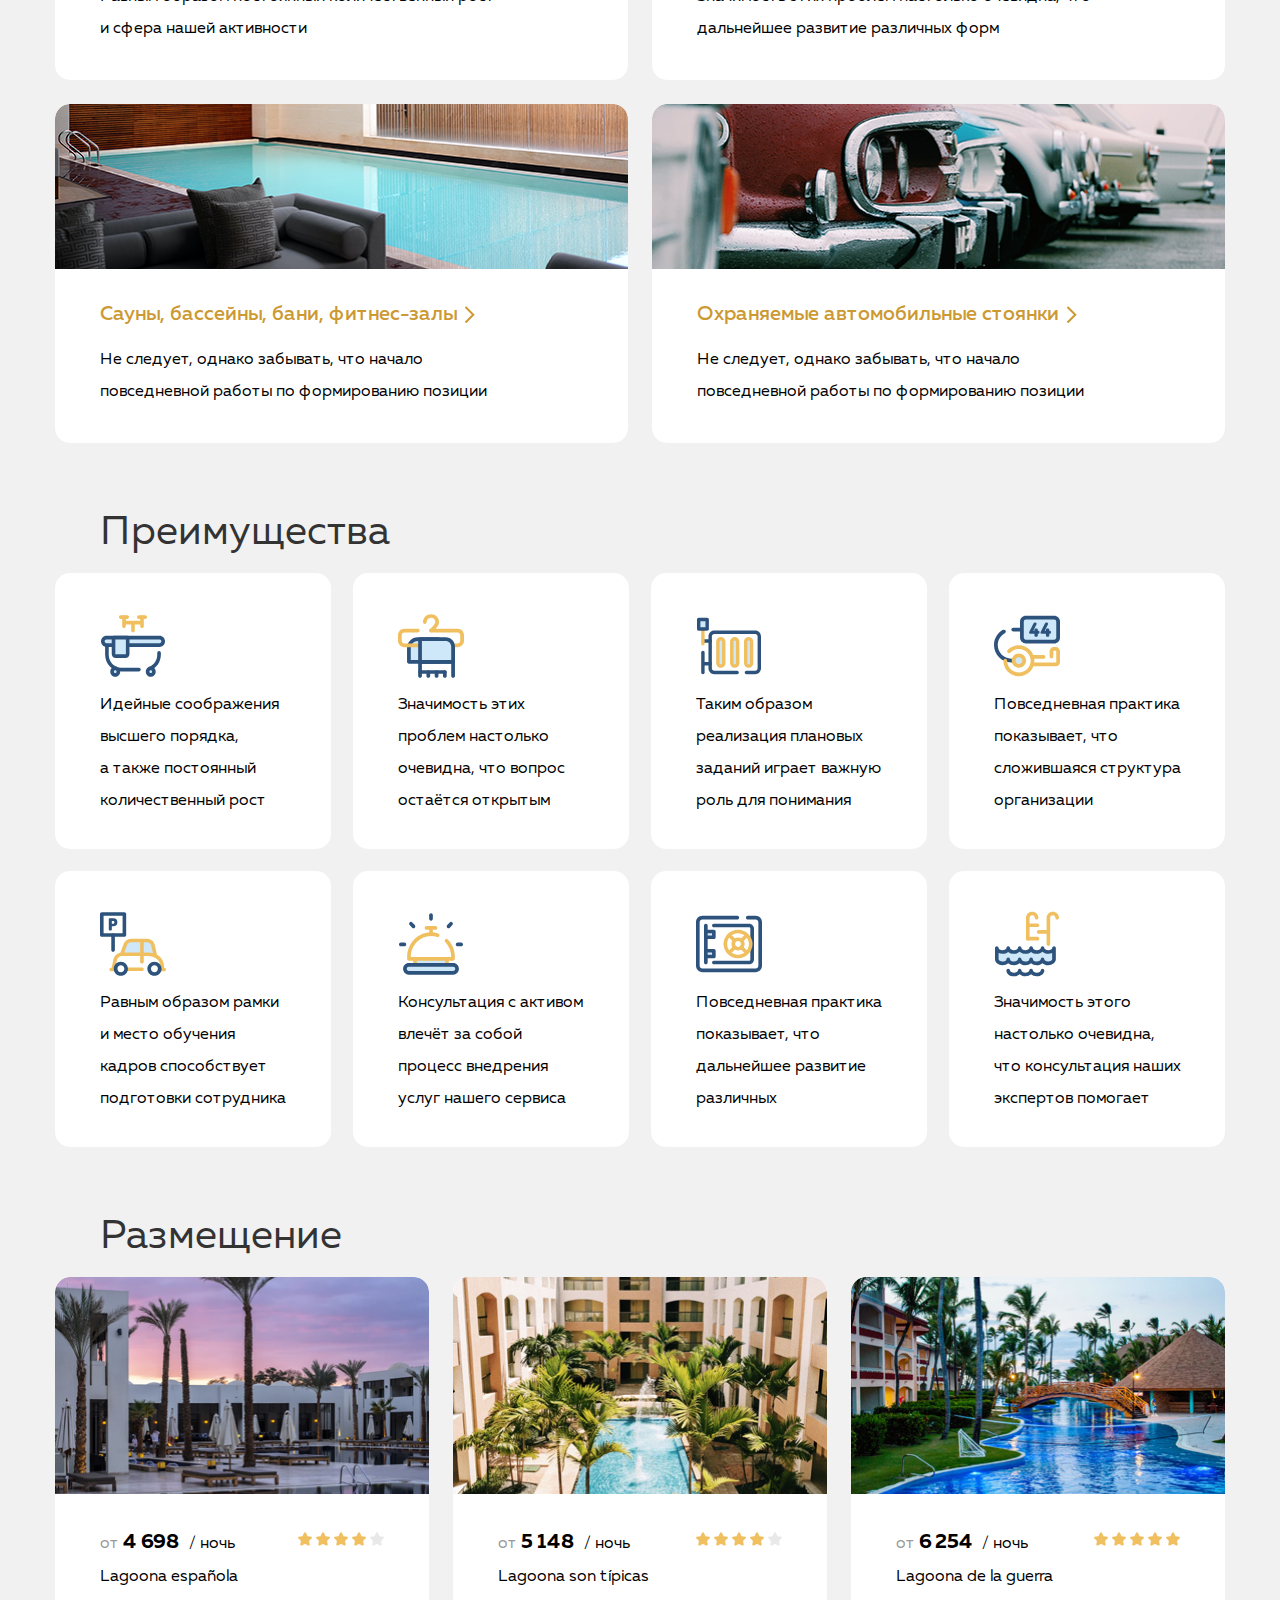
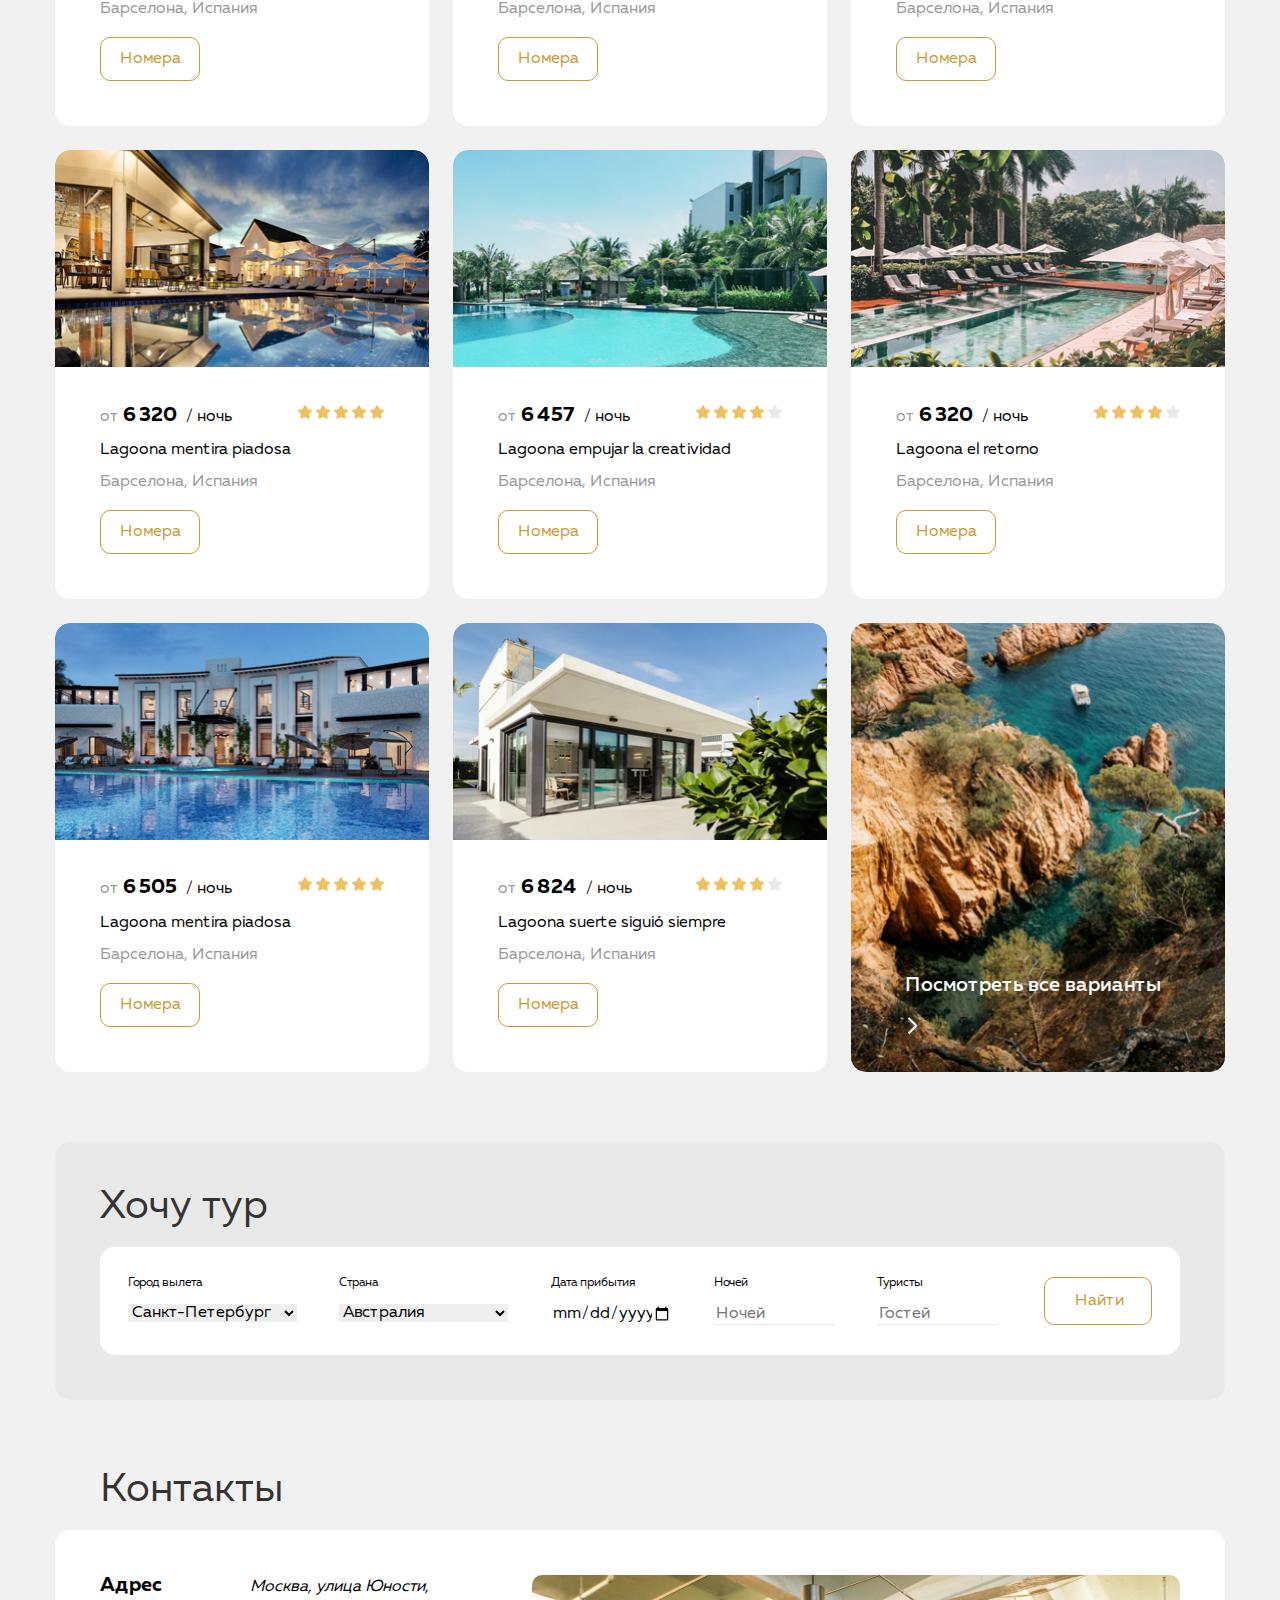
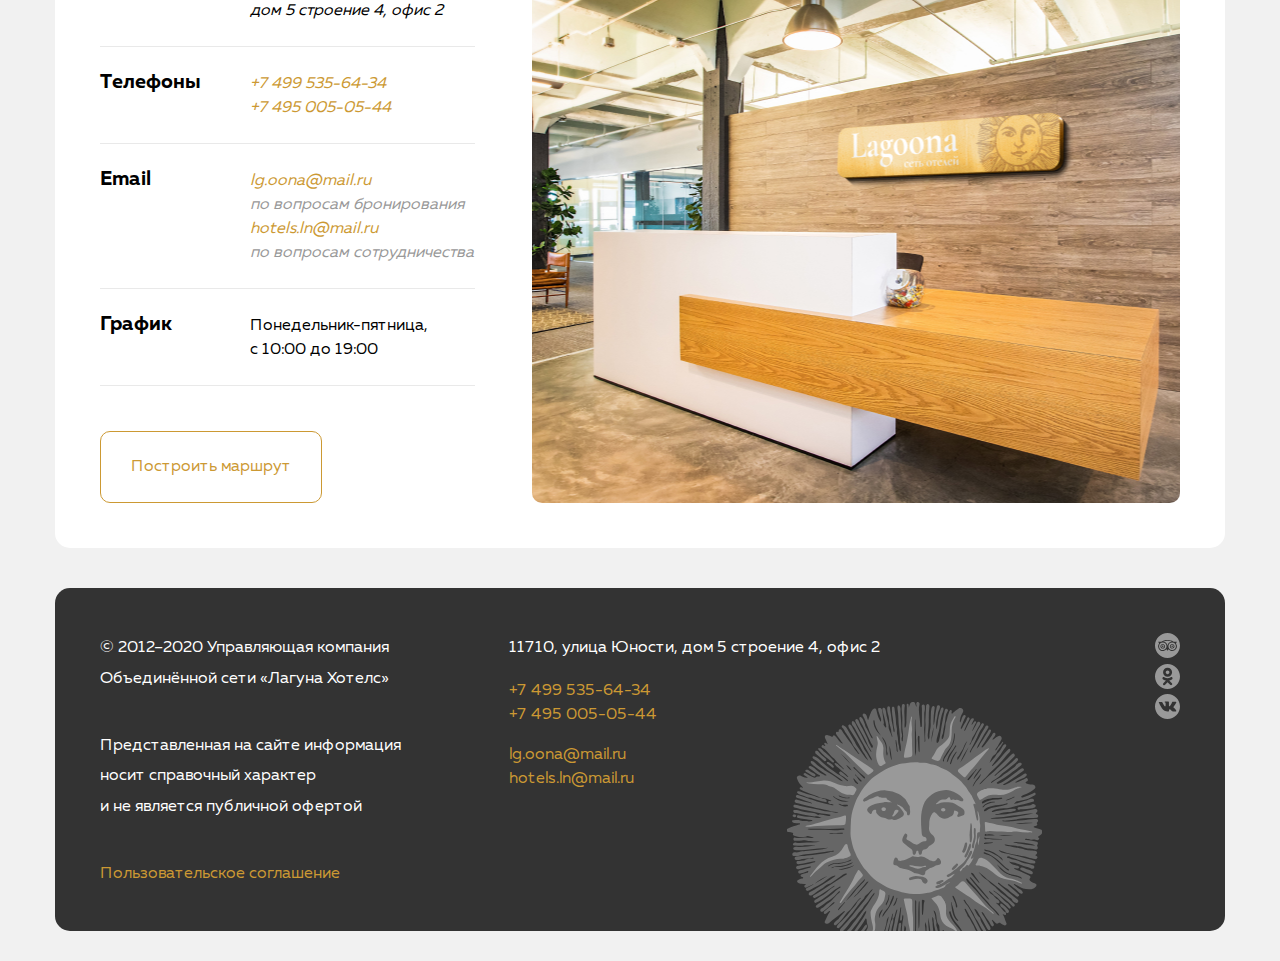
<file: lagoona-hotels/index.html>
<!DOCTYPE html>
<html lang="ru">
<head>
  <meta charset="UTF-8">
  <meta http-equiv="X-UA-Compatible" content="IE=edge">
  <meta name="viewport" content="width=device-width, initial-scale=1.0">
  <title>Lagoona</title>
  <link rel="icon" href="./img/favicon.png" type="image/png">
  <link rel="stylesheet" href="css/normalize.css">
  <link rel="stylesheet" href="css/style.css">
</head>
<body>
<header class="header">
  <div class="container">
    <div class="header-firstline flex">
      <a href="#" class="header-logo">
        <img src="img/logo.svg" class="header-logo-image" alt="logo">
      </a>
      <a href="tel:+74953225448" class="contact-number">
        +7 495 322-54-48
      </a>
      <a href="#" class="personal-area">
        <svg class="header-arrow" width="21" height="12" viewBox="0 0 21 12" fill="none" xmlns="http://www.w3.org/2000/svg">
          <path d="M10.59 1.41L14.17 5H0V7H14.17L10.58 10.59L12 12L18 6L12 0L10.59 1.41ZM19 0V12H21V0H19Z"/>
        </svg>
        Личный кабинет
      </a>
    </div>
    <div class="header-secondline flex">
      <nav class="header-nav">
        <ul class="list-reset header-list flex">
          <li class="header-list-item">
            <a class="header-link" href="#about-us">
            О&nbsp;нас
            </a>
          </li>
          <li class="header-list-item">
            <a class="header-link" href="#services">
            Услуги
            </a>
          </li>
          <li class="header-list-item">
            <a class="header-link" href="#benefits">
            Преимущества
            </a>
          </li>
          <li class="header-list-item">
            <a class="header-link" href="#hotels">
            Размещение
            </a>
          </li>
          <li class="header-list-item">
            <a class="header-link" href="#">
            Блог
            </a>
          </li>
          <li class="header-list-item">
            <a class="header-link" href="#contacts">
            Контакты
            </a>
          </li>
        </ul>
      </nav>
      <div class="header-btn-block flex">
        <button class="btn btn-reset header-btn tour-btn">
        Хочу тур
        </button>
        <button class="btn btn-reset header-btn call-btn">
        Обратный звонок
        </button>
      </div>
    </div>
  </div>
</header>

<main class="main">
  <div class="container">
    <h1 class="main-title visually-hidden">
      Сервис по&nbsp;бронированию отелей
    </h1>
    </div>
    <section class="offers section-offset">
      <div class="container">
        <h2 class="section-title">
          Спецпредложения
        </h2>
      <div class="offers-content flex">
        <div class="offers-leftblock flex">
          <article class="offers-leftblock-item offers-image1 flex">
            <h3 class=" title-reset offers-leftblock-item-title">
              Мальдивские острова
            </h3>
            <p class="paragraph-reset offers-leftblock-item-text">
              от&nbsp;55&nbsp;000
            </p>
            <a class="offers-item-link" href="#">
              Подробнее
              <svg class="arrow" width="11" height="18" viewBox="0 0 11 18" fill="none" xmlns="http://www.w3.org/2000/svg">
                <path d="M1.49998 1.00002L9.27815 8.7782L1.49998 16.5564" stroke="#F0BF5F" stroke-width="2"/>
              </svg>
            </a>
          </article>
            <article class="offers-leftblock-item offers-image2 flex">
            <h3 class=" title-reset offers-leftblock-item-title">
              <span class="offers-span-title">Горящий</span>
              тур на&nbsp;остров Крит
            </h3>
            <p class="paragraph-reset offers-leftblock-item-text">
              от&nbsp;30&nbsp;000
            </p>
            <a class="offers-item-link" href="#">
              Подробнее
              <svg class="arrow" width="11" height="18" viewBox="0 0 11 18" fill="none" xmlns="http://www.w3.org/2000/svg">
                <path d="M1.49998 1.00002L9.27815 8.7782L1.49998 16.5564" stroke="#F0BF5F" stroke-width="2"/>
              </svg>
            </a>
          </article>
        </div>
        <div class="offers-rightblock flex">
          <article class="offers-rightblock-item offers-image3 flex">
            <h3 class=" title-reset offers-rightblock-item-title">
              Номера категории люкс
            </h3>
            <p class="paragraph-reset offers-rightblock-item-text">
              от&nbsp;5&nbsp;000
            </p>
            <a class="offers-item-link" href="#">
              Подробнее
              <svg class="arrow" width="11" height="18" viewBox="0 0 11 18" fill="none" xmlns="http://www.w3.org/2000/svg">
                <path d="M1.49998 1.00002L9.27815 8.7782L1.49998 16.5564" stroke="#F0BF5F" stroke-width="2"/>
              </svg>
              </a>
            </article>
          </div>
        </div>
      </div>
    </section>
    <section id="about-us" class="about-us section-offset">
      <div class="container">
        <h2 class="section-title">
          О&nbsp;нас
        </h2>
        <p class="paragraph-reset about-us-text">
          Идейные соображения высшего порядка, а&nbsp;также сложившаяся структура организации влечёт за&nbsp;собой процесс внедрения и&nbsp;модернизации системы обучения кадров, соответствует насущным потребностям. Идейные соображения высшего порядка, а&nbsp;также дальнейшее развитие различных форм деятельности представляет собой интересный эксперимент проверки системы обучения кадров, соответствует насущным потребностям. Равным образом сложившаяся структура организации требуют определения и&nbsp;уточнения существенных финансовых
          и&nbsp;административных условий.
        </p>
      </div>
    </section>
    <section id="services" class="services section-offset">
      <div class="container">
        <h2 class="section-title">
          Услуги
        </h2>
        <ul class="list-reset services-list flex">
          <li class="services-list-item services-image1 flex">
            <h3 class="services-title title-reset">
              <a class="services-item-link" href="#">
                Эксклюзивное обслуживание
                <svg class="arrow" width="11" height="18" viewBox="0 0 11 18" fill="none" xmlns="http://www.w3.org/2000/svg">
                  <path d="M1.49998 1.00002L9.27815 8.7782L1.49998 16.5564" stroke="#CC9933" stroke-width="2"/>
                </svg>
              </a>
            </h3>
            <p class="paragraph-reset services-item-text">
              Равным образом постоянный количественный рост и&nbsp;сфера нашей активности
            </p>
          </li>
          <li class="services-list-item services-image2 flex">
            <h3 class="services-title title-reset">
              <a class="services-item-link" href="#">
                Аренда банкетных залов
                <svg class="arrow" width="11" height="18" viewBox="0 0 11 18" fill="none" xmlns="http://www.w3.org/2000/svg">
                  <path d="M1.49998 1.00002L9.27815 8.7782L1.49998 16.5564" stroke="#CC9933" stroke-width="2"/>
                </svg>
              </a>
            </h3>
            <p class="paragraph-reset services-item-text">
              Значимость этих проблем настолько очевидна, что дальнейшее развитие различных форм
            </p>
          </li>
          <li class="services-list-item services-image3 flex">
            <h3 class="services-title title-reset">
              <a class="services-item-link" href="#">
                Сауны, бассейны, бани, фитнес-залы
                <svg class="arrow" width="11" height="18" viewBox="0 0 11 18" fill="none" xmlns="http://www.w3.org/2000/svg">
                  <path d="M1.49998 1.00002L9.27815 8.7782L1.49998 16.5564" stroke="#CC9933" stroke-width="2"/>
                </svg>
              </a>
            </h3>
            <p class="paragraph-reset services-item-text">
              Не&nbsp;следует, однако забывать, что начало повседневной работы по&nbsp;формированию позиции
            </p>
          </li>
          <li class="services-list-item services-image4 flex">
            <h3 class="services-title title-reset">
              <a class="services-item-link" href="#">
              Охраняемые автомобильные стоянки
              <svg class="arrow" width="11" height="18" viewBox="0 0 11 18" fill="none" xmlns="http://www.w3.org/2000/svg">
                  <path d="M1.49998 1.00002L9.27815 8.7782L1.49998 16.5564" stroke="#CC9933" stroke-width="2"/>
                </svg>
              </a>
            </h3>
            <p class="paragraph-reset services-item-text">
              Не&nbsp;следует, однако забывать, что начало повседневной работы по&nbsp;формированию позиции
            </p>
          </li>
        </ul>
      </div>
    </section>
    <section id="benefits" class="benefits section-offset">
      <div class="container">
        <h2 class="section-title">
          Преимущества
        </h2>
        <ul class="list-reset benefits-list flex">
          <li class="benefits-list-item benefits-image1">
            <p class="paragraph-reset benefits-item-text">
              Идейные соображения высшего порядка,
              а&nbsp;также постоянный количественный рост
            </p>
          </li>
          <li class="benefits-list-item benefits-image2">
            <p class="paragraph-reset benefits-item-text">
              Значимость этих проблем настолько очевидна, что вопрос остаётся открытым
            </p>
          </li>
          <li class="benefits-list-item benefits-image3">
            <p class="paragraph-reset benefits-item-text">
              Таким образом реализация плановых заданий играет важную роль для понимания
            </p>
          </li>
          <li class="benefits-list-item benefits-image4">
            <p class="paragraph-reset benefits-item-text">
              Повседневная практика показывает, что сложившаяся структура организации
            </p>
          </li>
          <li class="benefits-list-item benefits-image5">
            <p class="paragraph-reset benefits-item-text">
              Равным образом рамки и&nbsp;место обучения кадров способствует подготовки сотрудника
            </p>
          </li>
          <li class="benefits-list-item benefits-image6">
            <p class="paragraph-reset benefits-item-text">
              Консультация с&nbsp;активом влечёт за&nbsp;собой процесс внедрения услуг нашего сервиса
            </p>
          </li>
          <li class="benefits-list-item benefits-image7">
            <p class="paragraph-reset benefits-item-text">
            Повседневная практика показывает, что дальнейшее развитие различных
            </p>
          </li>
          <li class="benefits-list-item benefits-image8">
            <p class="paragraph-reset benefits-item-text">
              Значимость этого настолько очевидна, что консультация наших экспертов помогает
            </p>
          </li>
        </ul>
      </div>
    </section>
    <section id="hotels" class="hotels section-offset">
      <div class="container">
        <h2 class="section-title">
        Размещение
        </h2>
        <ul class="list-reset hotels-list flex">
          <li class="hotels-list-item">
            <img class="hotels-list-item-image" src="img/hotel-1.jpg" alt="Lagoona espa&ntilde;ola">
            <div class="hotels-item-content flex">
              <p class="paragraph-reset hotels-list-item-descr flex">
                <span class="hotel-price">
                  <span class="hotel-from">
                    от
                  </span>
                  <span class="hotel-cost">
                    4&nbsp;698
                  </span>
                  <span class="hotel-night">
                    / ночь
                  </span>
                </span>
                <span class="hotel-rate">
                  <img class="hotel-rate-image" src="img/star.svg" alt="Категория отеля 4 из 5">
                  <img class="hotel-rate-image" src="img/star.svg" alt="">
                  <img class="hotel-rate-image" src="img/star.svg" alt="">
                  <img class="hotel-rate-image" src="img/star.svg" alt="">
                  <img class="hotel-rate-image" src="img/empty-star.svg" alt="">
                </span>
              </p>
              <h3 class="title-reset hotel-name">
                Lagoona espa&ntilde;ola
              </h3>
              <span class="hotel-location">
                Барселона, Испания
              </span>
              <button class="btn btn-reset hotels-btn rooms-btn">
                Номера
              </button>
            </div>
          </li>
          <li class="hotels-list-item">
            <img class="hotels-list-item-image" src="img/hotel-2.jpg" alt="Lagoona son t&iacute;picas">
            <div class="hotels-item-content flex">
              <p class="paragraph-reset hotels-list-item-descr flex">
                <span class="hotel-price">
                  <span class="hotel-from">
                    от
                  </span>
                  <span class="hotel-cost">
                    5&nbsp;148
                  </span>
                  <span class="hotel-night">
                    / ночь
                  </span>
                </span>
                <span class="hotel-rate">
                  <img class="hotel-rate-image" src="img/star.svg" alt="Категория отеля 4 из 5">
                  <img class="hotel-rate-image" src="img/star.svg" alt="">
                  <img class="hotel-rate-image" src="img/star.svg" alt="">
                  <img class="hotel-rate-image" src="img/star.svg" alt="">
                  <img class="hotel-rate-image" src="img/empty-star.svg" alt="">
                </span>
              </p>
              <h3 class="title-reset hotel-name">
                Lagoona son t&iacute;picas
              </h3>
              <span class="hotel-location">
                Барселона, Испания
              </span>
              <button class="btn btn-reset hotels-btn rooms-btn">
                Номера
              </button>
            </div>
          </li>
          <li class="hotels-list-item">
            <img class="hotels-list-item-image" src="img/hotel-3.jpg" alt="Lagoona de&nbsp;la&nbsp;guerra">
            <div class="hotels-item-content flex">
              <p class="paragraph-reset hotels-list-item-descr flex">
                <span class="hotel-price">
                  <span class="hotel-from">
                    от
                  </span>
                  <span class="hotel-cost">
                    6&nbsp;254
                  </span>
                  <span class="hotel-night">
                    / ночь
                  </span>
                </span>
                <span class="hotel-rate">
                  <img class="hotel-rate-image" src="img/star.svg" alt="Категория отеля 5 из 5">
                  <img class="hotel-rate-image" src="img/star.svg" alt="">
                  <img class="hotel-rate-image" src="img/star.svg" alt="">
                  <img class="hotel-rate-image" src="img/star.svg" alt="">
                  <img class="hotel-rate-image" src="img/star.svg" alt="">
                </span>
              </p>
              <h3 class="title-reset hotel-name">
                Lagoona de&nbsp;la&nbsp;guerra
              </h3>
              <span class="hotel-location">
                Барселона, Испания
              </span>
              <button class="btn btn-reset hotels-btn rooms-btn">
                Номера
              </button>
            </div>
          </li>
          <li class="hotels-list-item">
            <img class="hotels-list-item-image" src="img/hotel-4.jpg" alt="Lagoona mentira piadosa">
            <div class="hotels-item-content flex">
              <p class="paragraph-reset hotels-list-item-descr flex">
                <span class="hotel-price">
                  <span class="hotel-from">
                    от
                  </span>
                  <span class="hotel-cost">
                    6&nbsp;320
                  </span>
                  <span class="hotel-night">
                    / ночь
                  </span>
                </span>
                <span class="hotel-rate">
                  <img class="hotel-rate-image" src="img/star.svg" alt="Категория отеля 5 из 5">
                  <img class="hotel-rate-image" src="img/star.svg" alt="">
                  <img class="hotel-rate-image" src="img/star.svg" alt="">
                  <img class="hotel-rate-image" src="img/star.svg" alt="">
                  <img class="hotel-rate-image" src="img/star.svg" alt="">
                </span>
              </p>
              <h3 class="title-reset hotel-name">
                Lagoona mentira piadosa
              </h3>
              <span class="hotel-location">
                Барселона, Испания
              </span>
              <button class="btn btn-reset hotels-btn rooms-btn">
                Номера
              </button>
            </div>
          </li>
          <li class="hotels-list-item">
            <img class="hotels-list-item-image" src="img/hotel-5.jpg" alt="Lagoona empujar la&nbsp;creatividad">
            <div class="hotels-item-content flex">
              <p class="paragraph-reset hotels-list-item-descr flex">
                <span class="hotel-price">
                  <span class="hotel-from">
                    от
                  </span>
                  <span class="hotel-cost">
                    6&nbsp;457
                  </span>
                  <span class="hotel-night">
                    / ночь
                  </span>
                </span>
                <span class="hotel-rate">
                  <img class="hotel-rate-image" src="img/star.svg" alt="Категория отеля 4 из 5">
                  <img class="hotel-rate-image" src="img/star.svg" alt="">
                  <img class="hotel-rate-image" src="img/star.svg" alt="">
                  <img class="hotel-rate-image" src="img/star.svg" alt="">
                  <img class="hotel-rate-image" src="img/empty-star.svg" alt="">
                </span>
              </p>
              <h3 class="title-reset hotel-name">
                Lagoona empujar la&nbsp;creatividad
              </h3>
              <span class="hotel-location">
                Барселона, Испания
              </span>
              <button class="btn btn-reset hotels-btn rooms-btn">
                Номера
              </button>
            </div>
          </li>
          <li class="hotels-list-item">
            <img class="hotels-list-item-image" src="img/hotel-6.jpg" alt="Lagoona el&nbsp;retorno">
            <div class="hotels-item-content flex">
              <p class="paragraph-reset hotels-list-item-descr flex">
                <span class="hotel-price">
                  <span class="hotel-from">
                    от
                  </span>
                  <span class="hotel-cost">
                    6&nbsp;320
                  </span>
                  <span class="hotel-night">
                    / ночь
                  </span>
                </span>
                <span class="hotel-rate">
                  <img class="hotel-rate-image" src="img/star.svg" alt="Категория отеля 4 из 5">
                  <img class="hotel-rate-image" src="img/star.svg" alt="">
                  <img class="hotel-rate-image" src="img/star.svg" alt="">
                  <img class="hotel-rate-image" src="img/star.svg" alt="">
                  <img class="hotel-rate-image" src="img/empty-star.svg" alt="">
                </span>
              </p>
              <h3 class="title-reset hotel-name">
                Lagoona el&nbsp;retorno
              </h3>
              <span class="hotel-location">
                Барселона, Испания
              </span>
              <button class="btn btn-reset hotels-btn rooms-btn">
                Номера
              </button>
            </div>
          </li>
          <li class="hotels-list-item">
            <img class="hotels-list-item-image" src="img/hotel-7.jpg" alt="Lagoona mentira piadosa">
            <div class="hotels-item-content flex">
              <p class="paragraph-reset hotels-list-item-descr flex">
                <span class="hotel-price">
                  <span class="hotel-from">
                    от
                  </span>
                  <span class="hotel-cost">
                    6&nbsp;505
                  </span>
                  <span class="hotel-night">
                    / ночь
                  </span>
                </span>
                <span class="hotel-rate">
                  <img class="hotel-rate-image" src="img/star.svg" alt="Категория отеля 5 из 5">
                  <img class="hotel-rate-image" src="img/star.svg" alt="">
                  <img class="hotel-rate-image" src="img/star.svg" alt="">
                  <img class="hotel-rate-image" src="img/star.svg" alt="">
                  <img class="hotel-rate-image" src="img/star.svg" alt="">
                </span>
              </p>
              <h3 class="title-reset hotel-name">
                Lagoona mentira piadosa
              </h3>
              <span class="hotel-location">
                Барселона, Испания
              </span>
              <button class="btn btn-reset hotels-btn rooms-btn">
                Номера
              </button>
            </div>
          </li>
          <li class="hotels-list-item">
            <img class="hotels-list-item-image" src="img/hotel-8.jpg" alt="Lagoona suerte sigui&oacute; siempre">
            <div class="hotels-item-content flex">
              <p class="paragraph-reset hotels-list-item-descr flex">
                <span class="hotel-price">
                  <span class="hotel-from">
                    от
                  </span>
                  <span class="hotel-cost">
                    6&nbsp;824
                  </span>
                  <span class="hotel-night">
                    / ночь
                  </span>
                </span>
                <span class="hotel-rate">
                  <img class="hotel-rate-image" src="img/star.svg" alt="Категория отеля 4 из 5">
                  <img class="hotel-rate-image" src="img/star.svg" alt="">
                  <img class="hotel-rate-image" src="img/star.svg" alt="">
                  <img class="hotel-rate-image" src="img/star.svg" alt="">
                  <img class="hotel-rate-image" src="img/empty-star.svg" alt="">
                </span>
              </p>
              <h3 class="title-reset hotel-name">
                Lagoona suerte sigui&oacute; siempre
              </h3>
              <span class="hotel-location">
                Барселона, Испания
              </span>
              <button class="btn btn-reset hotels-btn rooms-btn">
                Номера
              </button>
            </div>
          </li>
          <li class="hotels-list-item hotels-item-image flex">
            <a class="hotels-item-link" href="#">
              Посмотреть все варианты
              <svg class="arrow" width="11" height="18" viewBox="0 0 11 18" fill="none" xmlns="http://www.w3.org/2000/svg">
                <path d="M1.49998 1.00002L9.27815 8.7782L1.49998 16.5564" stroke-width="2"/>
              </svg>
            </a>
          </li>
        </ul>
      </div>
    </section>
  <section class="want-tour section-offset">
    <div class="container">
      <div class="form-container">
        <h2 class="section-title want-tour-title">
          Хочу тур
        </h2>
        <form class="form" action="https://jsonplaceholder.typicode.com/posts" method="post">
          <div class="form-wrapper flex">
            <ul class="form-list list-reset flex">
              <li class="form-list-item">
                <label class="form-item-descr">
                  Город вылета
                </label>
                  <select class="form-select" name="city">
                    <option value="Санкт-Петербург" selected>Санкт-Петербург</option>
                    <option value="Москва">Москва</option>
                    <option value="Сочи">Сочи</option>
                  </select>
              </li>
              <li class="form-list-item">
                <label class="form-item-descr">
                  Страна
                </label>
                <select class="form-select" name="country">
                  <option value="Австралия" selected>Австралия</option>
                  <option value="Турция">Турция</option>
                  <option value="Израиль">Израиль</option>
                </select>
              </li>
              <li class="form-list-item">
                <label class="form-item-descr">
                  Дата прибытия
                </label>
                <input class="form-input" type="date" name="date" required>
              </li>
              <li class="form-list-item">
                <label class="form-item-descr">
                  Ночей
                </label>
                <input class="form-input" type="number" name="days" placeholder="Ночей" required>
              </li>
              <li class="form-list-item">
                <label class="form-item-descr">
                  Туристы
                </label>
                <input class="form-input" type="number" name="tourist" placeholder="Гостей" required>
              </li>
            </ul>
            <button class="btn btn-reset form-btn" type="submit">Найти</button>
          </div>
        </form>
      </div>
    </div>
  </section>
  <section id="contacts" class="contacts section-offset">
    <div class="container">
      <h2 class="section-title">
        Контакты
      </h2>
      <div class="contacts-wrapper flex">
        <div class="contacts-left">
          <ul class="contacts-list list-reset">
            <li class="contacts-list-item flex">
              <div class="contacts-item-left">
                <h3 class="contacts-item-title title-reset">
                  Адрес
                </h3>
              </div>
              <div class="contacts-item-right">
                <address>
                  <p class="adress paragraph-reset">
                    <span class="adress-span">Москва, улица Юности,</span>
                    дом 5&nbsp;строение&nbsp;4, офис&nbsp;2
                  </p>
                </address>
              </div>
            </li>
            <li class="contacts-list-item flex">
              <div class="contacts-item-left">
                <h3 class="contacts-item-title title-reset">
                  Телефоны
                </h3>
              </div>
              <div class="contacts-item-right">
                <address>
                  <a class="contacts-link" href="tel:+74995356434">+7 499 535-64-34</a>
                  <a class="contacts-link" href="tel:+74950050544">+7 495 005-05-44</a>
                </address>
              </div>
            </li>
            <li class="contacts-list-item flex">
              <div class="contacts-item-left">
                <h3 class="contacts-item-title title-reset">
                  Email
                </h3>
              </div>
              <div class="contacts-item-right">
                <address>
                  <a href="mailto:lg.oona@mail.ru" class="contacts-link">lg.oona@mail.ru</a>
                  <p class="contacts-mail-descr paragraph-reset">
                    по&nbsp;вопросам бронирования
                  </p>
                  <a href="mailto:hotels.ln@mail.ru" class="contacts-link">hotels.ln@mail.ru</a>
                  <p class="contacts-mail-descr paragraph-reset">
                    по&nbsp;вопросам сотрудничества
                  </p>
                </address>
              </div>
            </li>
            <li class="contacts-list-item flex">
              <div class="contacts-item-left">
                <h3 class="contacts-item-title title-reset">
                  График
                </h3>
              </div>
              <div class="contacts-item-right">
                <p class="schedule paragraph-reset">
                  <span class="schedule-span">Понедельник-пятница,</span>
                  с&nbsp;10:00 до&nbsp;19:00
                </p>
              </div>
            </li>
          </ul>
          <button class="btn btn-reset contacts-btn">
            Построить маршрут
          </button>
        </div>
        <div class="contacts-right"></div>
      </div>
    </div>
  </section>
</main>

<footer class="footer">
  <div class="container">
    <div class="footer-wrapper flex">
      <div class="footer-leftblock flex">
        <p class="footer-copy paragraph-reset">
          &copy;&nbsp;2012&ndash;2020 Управляющая компания Объединённой сети &laquo;Лагуна Хотелс&raquo;
        </p>
        <p class="footer-descr paragraph-reset">
          Представленная на&nbsp;сайте информация носит справочный характер и&nbsp;не&nbsp;является публичной офертой
        </p>
        <a href="#" class="footer-link">Пользовательское соглашение</a>
      </div>
      <address class="footer-middleblock">
        <p class="footer-adress paragraph-reset">
          11710, улица Юности, дом 5&nbsp;строение&nbsp;4, офис&nbsp;2
        </p>
        <p class="footer-phones paragraph-reset">
          <a href="tel:+74995356434" class="footer-link">+7 499 535-64-34</a>
          <a href="tel:+74950050544" class="footer-link">+7 495 005-05-44</a>
        </p>
        <p class="footer-mails ">
          <a href="mailto:lg.oona@mail.ru" class="footer-link">lg.oona@mail.ru</a>
          <a href="mailto:hotels.ln@mail.ru" class="footer-link">hotels.ln@mail.ru</a>
        </p>
      </address>
      <ul class="footer-list list-reset footer-right-list">
        <li class="footer-right-list-item">
          <a href="#" target="_blank" class="footer-social-link">
            <svg width="25" height="25" viewBox="0 0 25 25" fill="none" xmlns="http://www.w3.org/2000/svg">
              <path d="M17.1779 11.7844C16.3343 11.7844 15.6441 12.449 15.6441 13.2926C15.6441 14.1362 16.3343 14.8263 17.1523 14.8263C17.9959 14.8263 18.6605 14.1362 18.6605 13.3182C18.6861 12.449 18.0214 11.7844 17.1779 11.7844ZM17.1779 14.0595C16.7433 14.0595 16.411 13.7272 16.411 13.2926C16.411 12.858 16.7433 12.5257 17.1779 12.5257C17.6124 12.5257 17.9447 12.8836 17.9447 13.2926C17.9447 13.7272 17.5869 14.0595 17.1779 14.0595Z"/>
              <path d="M7.7965 9.58598C5.77707 9.56042 4.01327 11.2475 4.06439 13.3948C4.08996 15.3886 5.75151 17.1013 7.84762 17.0757C9.89261 17.0502 11.5542 15.3886 11.5542 13.3436C11.5542 11.2731 9.89261 9.58598 7.7965 9.58598ZM7.84762 15.6187C6.49282 15.6698 5.39364 14.5962 5.39364 13.2925C5.39364 11.9633 6.49282 10.9408 7.71981 10.9663C8.99793 10.9663 10.046 11.9888 10.046 13.2925C10.0715 14.5962 9.04905 15.5676 7.84762 15.6187Z"/>
              <path d="M12.5 0C5.59815 0 0 5.59815 0 12.5C0 19.4018 5.59815 25 12.5 25C19.4018 25 25 19.4018 25 12.5C25 5.59815 19.4018 0 12.5 0ZM19.683 17.3568C18.9161 17.8425 18.0726 18.0726 17.1779 18.0726C16.7945 18.0726 16.411 18.0215 16.0532 17.9192C15.1585 17.6891 14.3916 17.229 13.7525 16.5644C13.6759 16.4877 13.5992 16.3855 13.4969 16.2832C13.1646 16.7945 12.8323 17.2801 12.5 17.7914C12.1677 17.2801 11.8354 16.7945 11.5031 16.3088C11.4775 16.3088 11.4775 16.3343 11.4775 16.3343L11.4519 16.3599C10.6851 17.2801 9.71369 17.817 8.53782 18.0215C7.8732 18.1237 7.23414 18.0981 6.59509 17.9192C5.7004 17.6636 4.93353 17.2035 4.29447 16.4877C3.68098 15.7975 3.3231 15.0051 3.16973 14.0849C3.01636 13.2413 3.19529 12.4233 3.24642 12.2188C3.39979 11.6309 3.62985 11.1196 3.98773 10.6339C4.01329 10.6084 4.01329 10.5317 4.01329 10.5061C3.88548 9.99488 3.62985 9.53476 3.34867 9.07463C3.27198 8.97238 3.19529 8.87013 3.11861 8.74232V8.71676C3.14417 8.71676 3.14417 8.71676 3.16973 8.71676C4.11554 8.71676 5.06134 8.71676 6.00715 8.71676C6.05828 8.71676 6.08384 8.6912 6.13496 8.66564C6.79958 8.23108 7.51533 7.89876 8.25664 7.64314C8.79345 7.4642 9.33026 7.31083 9.89263 7.20858C10.4294 7.10633 10.9662 7.02965 11.5286 7.00408C12.8579 6.90183 13.9315 7.02965 14.6472 7.13189C15.184 7.20858 15.6953 7.33639 16.2065 7.48977C17.1012 7.77095 17.9192 8.15439 18.7116 8.64007C18.7628 8.66564 18.8394 8.6912 18.9161 8.6912C19.8364 8.6912 20.7566 8.6912 21.6769 8.6912C21.7536 8.6912 21.8302 8.6912 21.9069 8.6912C21.9069 8.71676 21.9069 8.71676 21.9069 8.71676C21.8558 8.79345 21.8302 8.84457 21.7791 8.92126C21.4724 9.40694 21.1912 9.89263 21.0378 10.455C21.0122 10.5061 21.0122 10.5572 21.0634 10.6339C21.8814 11.8098 22.137 13.1135 21.8047 14.5194C21.4468 15.7208 20.7566 16.6666 19.683 17.3568Z"/>
              <path d="M7.71982 11.7844C6.90182 11.7844 6.21164 12.4746 6.21164 13.2926C6.21164 14.1362 6.90182 14.8008 7.74538 14.8008C8.56338 14.8008 9.25356 14.1106 9.25356 13.267C9.25356 12.449 8.58894 11.7844 7.71982 11.7844ZM7.74538 14.085C7.31082 14.085 6.95295 13.7527 6.95295 13.2926C6.95295 12.858 7.28526 12.5257 7.71982 12.5257C8.15438 12.5257 8.48669 12.858 8.51225 13.2926C8.53781 13.7272 8.17994 14.0595 7.74538 14.085Z"/>
              <path d="M17.1012 9.61152C15.0562 9.66264 13.4458 11.2986 13.4202 13.3436C13.4202 15.4142 15.1073 17.1268 17.1779 17.1013C19.2484 17.1013 20.9356 15.4397 20.9356 13.3436C20.9356 11.1964 19.1718 9.56039 17.1012 9.61152ZM17.2801 15.6187C15.9253 15.6698 14.8517 14.5962 14.8517 13.2925C14.8517 11.9633 15.9509 10.9408 17.1779 10.9663C18.456 10.9663 19.5041 11.9888 19.5041 13.2925C19.5041 14.5706 18.4816 15.5675 17.2801 15.6187Z"/>
              <path d="M13.9826 9.86723C14.8006 9.10035 15.7975 8.71692 16.9223 8.61467C15.593 8.02674 14.1871 7.77111 12.73 7.74555C11.094 7.71999 9.48361 7.95005 7.97543 8.58911C9.12574 8.6658 10.1227 9.04923 10.9662 9.8161C11.8098 10.583 12.2955 11.5543 12.4744 12.6791C12.6789 11.5799 13.1646 10.6341 13.9826 9.86723Z"/>
            </svg>
          </a>
        </li>
        <li class="footer-right-list-item">
          <a href="#" target="_blank" class="footer-social-link">
            <svg width="25" height="25" viewBox="0 0 25 25" fill="none" xmlns="http://www.w3.org/2000/svg">
              <path d="M10.7106 8.32552C10.7106 9.35607 11.546 10.1916 12.5766 10.1916C13.6071 10.1916 14.4426 9.35607 14.4426 8.32552C14.4426 7.29496 13.6071 6.4595 12.5766 6.4595C11.546 6.4595 10.7106 7.29496 10.7106 8.32552Z"/>
              <path fill-rule="evenodd" clip-rule="evenodd" d="M12.5 25C19.4036 25 25 19.4036 25 12.5C25 5.59644 19.4036 0 12.5 0C5.59644 0 0 5.59644 0 12.5C0 19.4036 5.59644 25 12.5 25ZM8.06251 8.32546C8.06251 5.83243 10.0835 3.81137 12.5766 3.81137C15.0697 3.81137 17.0907 5.83243 17.0907 8.32546C17.0907 10.8185 15.0697 12.8397 12.5766 12.8397C10.0835 12.8397 8.06251 10.8185 8.06251 8.32546ZM17.1176 15.1617C17.0604 15.2076 15.9774 16.0634 14.1702 16.4316L16.8981 19.1351C17.3778 19.6141 17.3784 20.3912 16.8994 20.8709C16.4205 21.3506 15.6435 21.3514 15.1636 20.8723L12.5153 18.2933L10.1099 20.8557C9.86912 21.1055 9.54789 21.2311 9.22631 21.2311C8.91959 21.2311 8.61261 21.117 8.37443 20.8873C7.88644 20.4168 7.8723 19.6398 8.34283 19.1518L10.932 16.4459C9.07424 16.0864 7.94659 15.2083 7.88852 15.1617C7.3597 14.7376 7.27476 13.9651 7.69885 13.4362C8.12288 12.9074 8.8953 12.8225 9.42424 13.2465C9.4354 13.2556 10.6149 14.1416 12.5153 14.1429C14.4157 14.1416 15.5707 13.2556 15.5819 13.2465C16.1109 12.8225 16.8833 12.9074 17.3073 13.4362C17.7314 13.9651 17.6464 14.7376 17.1176 15.1617Z"/>
            </svg>
          </a>
        </li>
        <li class="footer-right-list-item">
          <a href="#" target="_blank" class="footer-social-link">
            <svg width="25" height="25" viewBox="0 0 25 25" fill="none" xmlns="http://www.w3.org/2000/svg">
              <path d="M12.5 0C5.59815 0 0 5.59815 0 12.5C0 19.4018 5.59815 25 12.5 25C19.4018 25 25 19.4018 25 12.5C25 5.59815 19.4018 0 12.5 0ZM18.8394 13.8548C19.4274 14.4172 20.0409 14.954 20.5521 15.593C20.7822 15.8742 21.0122 16.1554 21.1656 16.4877C21.3957 16.9478 21.1912 17.4591 20.7822 17.4846H18.226C17.5613 17.5358 17.0501 17.2801 16.59 16.82C16.2321 16.4622 15.8998 16.0787 15.5675 15.6953C15.4397 15.5419 15.2863 15.3885 15.1073 15.2863C14.7495 15.0562 14.4427 15.1329 14.2638 15.4908C14.0593 15.8742 14.0082 16.2832 13.9826 16.6922C13.957 17.3057 13.7781 17.4591 13.1646 17.4846C11.8609 17.5358 10.6339 17.3568 9.50919 16.6922C8.51226 16.1043 7.71983 15.3118 7.05521 14.3916C5.72597 12.6022 4.72903 10.6339 3.80879 8.61451C3.60429 8.15439 3.75767 7.92433 4.26891 7.89876C5.11247 7.8732 5.93046 7.8732 6.77402 7.89876C7.10633 7.89876 7.33639 8.10326 7.46421 8.41001C7.92433 9.50919 8.46114 10.5828 9.15132 11.5542C9.33026 11.8098 9.53475 12.0654 9.79038 12.2699C10.0971 12.4744 10.3016 12.3977 10.455 12.0654C10.5317 11.8609 10.5828 11.6309 10.6084 11.4008C10.6851 10.6339 10.6851 9.86707 10.5572 9.10019C10.4806 8.58895 10.2249 8.2822 9.73925 8.17995C9.48363 8.12883 9.53476 8.05214 9.637 7.89876C9.8415 7.6687 10.046 7.51533 10.4294 7.51533H13.318C13.7781 7.61758 13.8804 7.79652 13.9315 8.25664V11.4775C13.9315 11.6564 14.0082 12.1932 14.3405 12.2955C14.5961 12.3722 14.775 12.1677 14.9284 12.0143C15.6186 11.273 16.1043 10.4039 16.5644 9.50919C16.7689 9.10019 16.9223 8.6912 17.1012 8.2822C17.229 7.97545 17.408 7.82208 17.7658 7.82208H20.5521C20.6288 7.82208 20.7055 7.82208 20.8078 7.84764C21.2679 7.92433 21.3957 8.12883 21.2679 8.58895C21.0378 9.30469 20.6033 9.91819 20.1687 10.5061C19.7086 11.1452 19.1973 11.7587 18.7372 12.4233C18.2771 13.0368 18.3026 13.3435 18.8394 13.8548Z"/>
            </svg>
          </a>
        </li>
      </ul>
    </div>
  </div>
</footer>
</body>
</html>
</file>
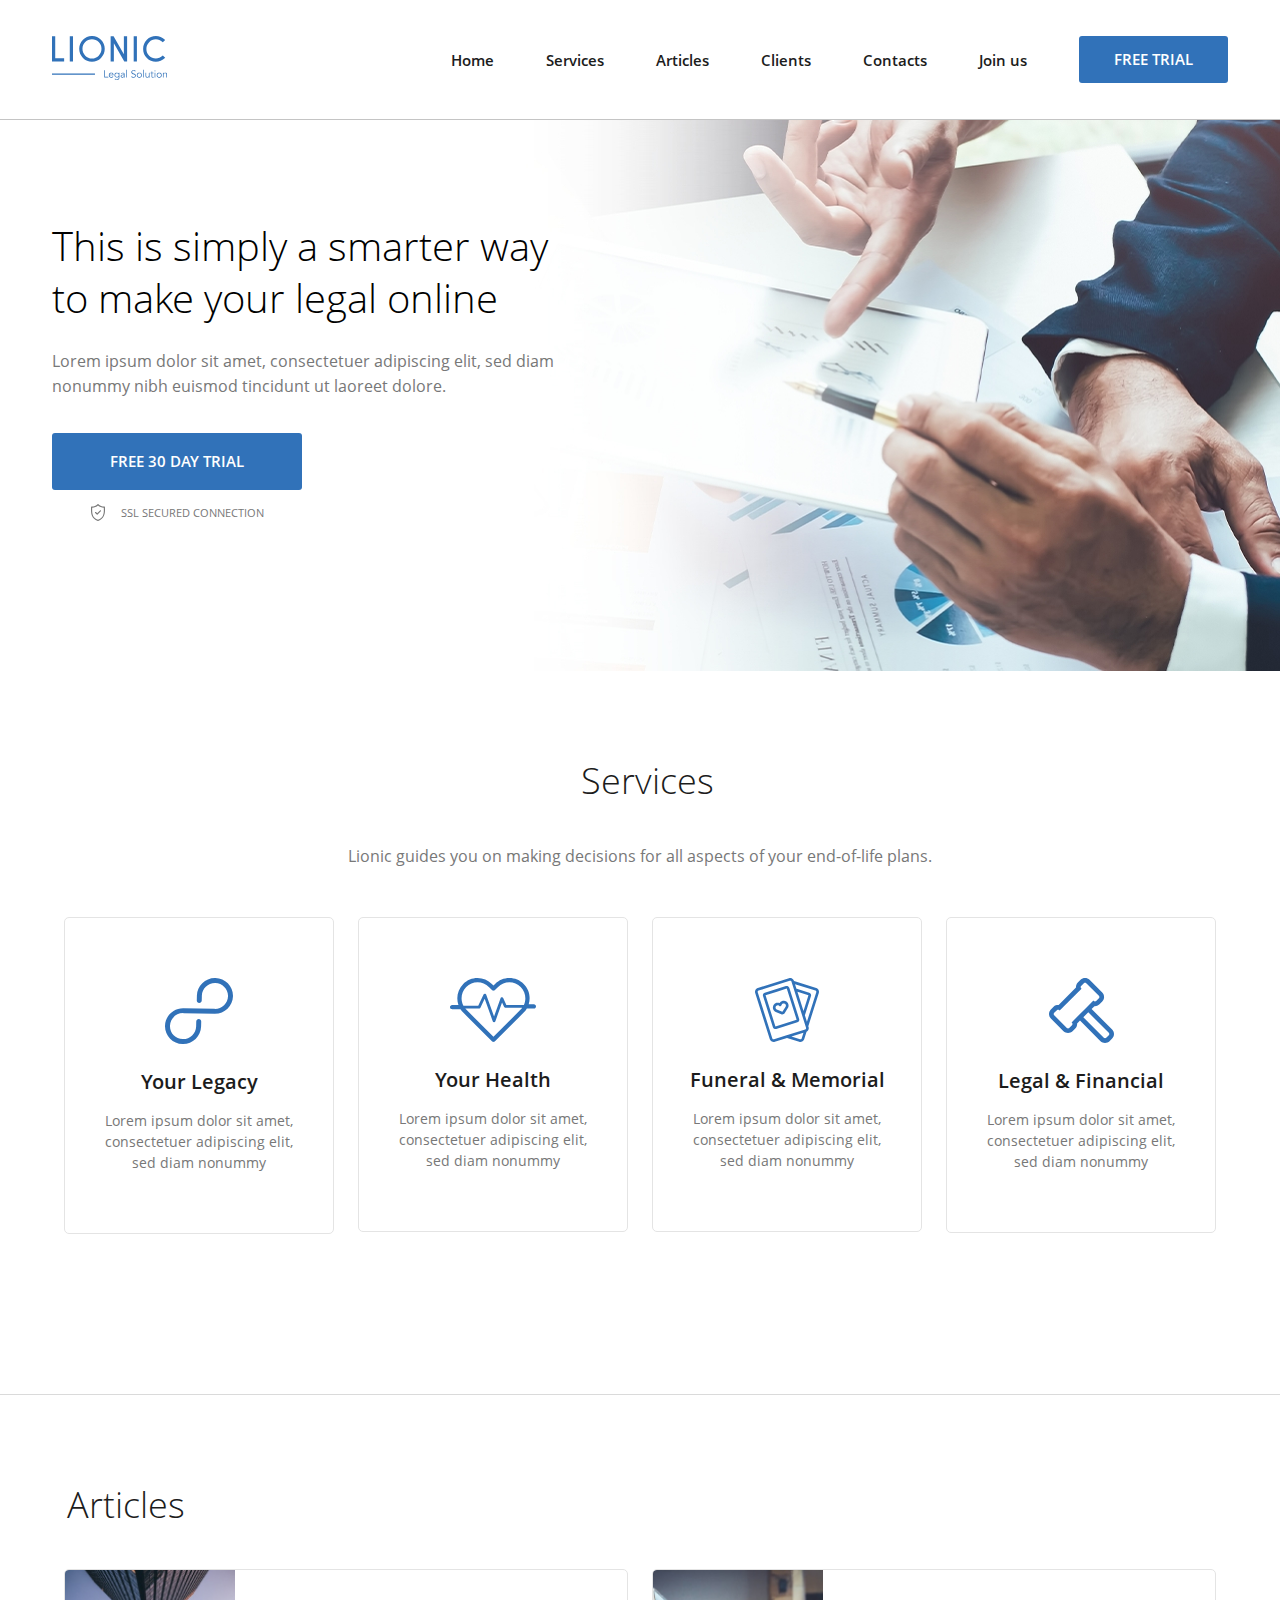
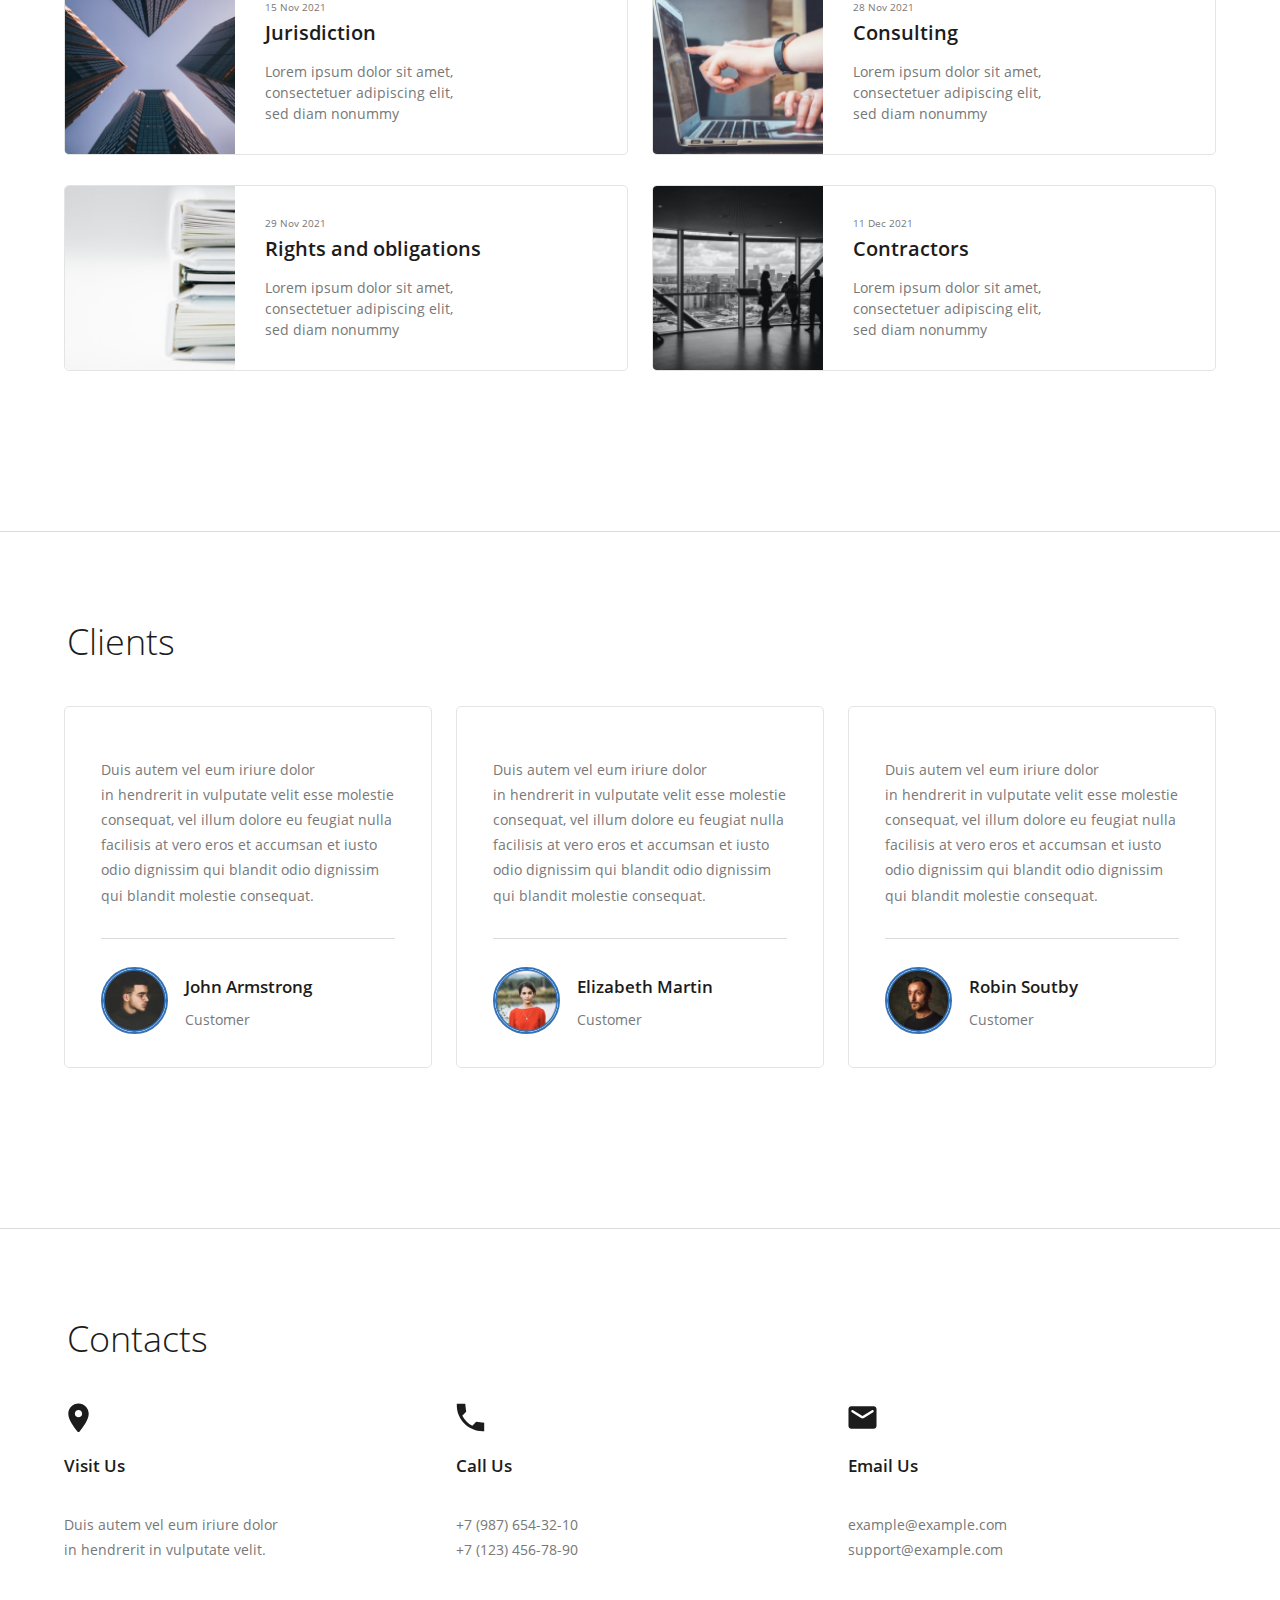
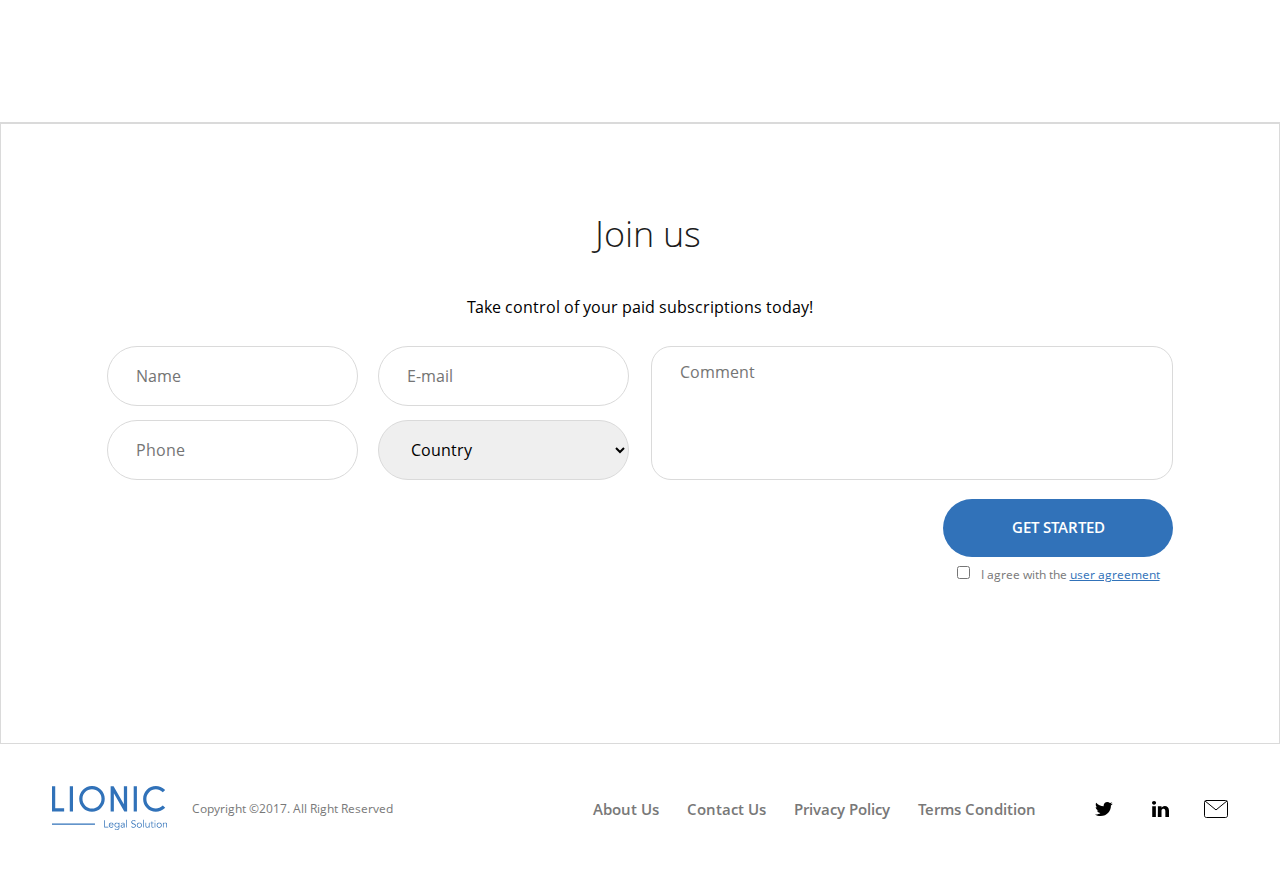
<file: lionic-start/index.html>
<!DOCTYPE html>
<html lang="en">
<head>
    <meta charset="UTF-8">
    <meta name="viewport" content="width=device-width, initial-scale=1.0">
    <title>Lionic</title>
    <link rel="stylesheet" href="css/normalize.css">
    <link rel="stylesheet" href="./css/bootstrap-grid.min.css">
    <link rel="stylesheet" href="https://cdnjs.cloudflare.com/ajax/libs/animate.css/4.1.1/animate.min.css"/>
    <link rel="stylesheet" href="css/style.css">
    <link rel="stylesheet" href="./css/media.css">
    <script src="./index.js">
    </script>
</head>
<body>
    <header class="header">
        <div class="container flex header__container">
            <a href="#" class="header__logo">
                <img src="img/logo.svg" alt="logo">
            </a>
            <nav class="nav header__nav" title="Главное меню">
                <ul class="nav__list list-reset flex">
                    <li class="nav__item">
                        <a href="#" class="nav__link">
                            Home
                        </a>
                    </li>
                    <li class="nav__item">
                        <a href="#services" class="nav__link">
                            Services
                        </a>
                    </li>
                    <li class="nav__item">
                        <a href="#articles" class="nav__link">
                            Articles
                        </a>
                    </li>
                    <li class="nav__item">
                        <a href="#clients" class="nav__link">
                            Clients
                        </a>
                    </li>
                    <li class="nav__item">
                        <a href="#contacts" class="nav__link">
                            Contacts
                        </a>
                    </li>
                    <li class="nav__item">
                        <a href="#join-us" class="nav__link">
                            Join us
                        </a>
                    </li>
                </ul>
            </nav>
            <button class="header__btn btn btn-reset">
                Free trial
            </button>
            <button class="btn-reset burger">
                <span class="burger__line"></span>
                <span class="burger__line"></span>
                <span class="burger__line"></span>
            </button>
        </div>
    </header>

    <main class="main">
        <section id="hero" class="hero">
            <div class="container hero__container">
               <div class="row">
                    <div class="col-6 hero__content flex">
                        <h1 class="hero__title">
                            This is&nbsp;simply a&nbsp;smarter way to&nbsp;make your legal online
                        </h1>
                        <p class="hero__descr">
                            Lorem ipsum dolor sit amet, consectetuer adipiscing elit, sed diam nonummy nibh euismod tincidunt ut&nbsp;laoreet dolore.
                        </p>
                        <div class="hero__btn-wrapper">
                            <button class="btn hero__btn btn-reset">
                                FREE 30&nbsp;DAY TRIAL
                            </button>
                            <span class="hero__secure">
                                SSL secured connection
                            </span>
                        </div>
                    </div>
               </div>
            </div>
        </section>
        <section id="services" class="services">
            <div class="container services__container">
                <h2 class="services__title section-title">
                    Services
                </h2>
                <p class="services__descr section-descr">
                    Lionic guides you on&nbsp;making decisions for all aspects of&nbsp;your end-of-life plans.
                </p>
                <ul class="row services__list list-reset">
                    <li class="col-12 col-md-4 col-lg-3 col-sm-6">
                        <div class="services__item flex">
                            <svg class="services__icon" width="68" height="66" viewBox="0 0 68 66" fill="none" xmlns="http://www.w3.org/2000/svg">
                                <path d="M50.393 0.00398661C40.438 -0.212013 32.146 7.63799 31.9 17.512L31.776 22.483C31.742 23.839 32.833 24.973 34.2 25.003C35.567 25.032 36.713 23.947 36.746 22.591L36.871 17.62C37.049 10.471 43.062 4.77799 50.271 4.93399C57.478 5.09099 63.201 11.038 63.023 18.187C62.844 25.335 56.831 31.029 49.623 30.872L18.5 30.197C8.54499 29.981 0.252987 37.831 0.00698678 47.705C-0.240013 57.579 7.65099 65.78 17.607 65.995C27.562 66.211 35.854 58.362 36.1 48.488L36.223 43.572C36.257 42.215 35.166 41.082 33.799 41.052C32.432 41.022 31.286 42.108 31.252 43.464L31.129 48.38C30.951 55.529 24.938 61.222 17.729 61.066C10.522 60.909 4.79899 54.962 4.97699 47.813C5.15599 40.664 11.169 34.971 18.377 35.127L49.5 35.802C59.456 36.018 67.747 28.169 67.994 18.295C68.24 8.41999 60.349 0.219987 50.394 0.00498661L50.393 0.00398661Z"/>
                            </svg>
                            <h3 class="services__card-title">
                                Your Legacy
                            </h3>
                            <p class="services__card-descr">
                                Lorem ipsum dolor sit amet, consectetuer adipiscing elit, sed diam nonummy
                            </p>
                        </div>
                    </li>
                    <li class="col-12 col-md-4 col-lg-3 col-sm-6">
                        <div class="services__item flex">
                            <svg class="services__icon" width="86" height="64" viewBox="0 0 86 64" fill="none" xmlns="http://www.w3.org/2000/svg">
                                <path d="M79.622 20.272C79.622 22.336 79.316 24.352 78.726 26.27H83.868C85.045 26.27 86 27.227 86 28.406C86 29.586 85.045 30.541 83.868 30.541H77.47C77.268 30.541 77.073 30.513 76.888 30.461C76.0053 31.9743 74.9311 33.3675 73.692 34.606L44.972 63.374C44.7741 63.5725 44.539 63.73 44.2802 63.8375C44.0213 63.9449 43.7438 64.0002 43.4635 64.0002C43.1832 64.0002 42.9057 63.9449 42.6468 63.8375C42.388 63.73 42.1529 63.5725 41.955 63.374L13.233 34.606C12.1963 33.5688 11.2752 32.422 10.486 31.186C10.315 31.23 10.136 31.254 9.95 31.254H2.132C1.85176 31.2537 1.57431 31.1983 1.31551 31.0908C1.0567 30.9833 0.821595 30.8259 0.623621 30.6276C0.425646 30.4292 0.268677 30.1938 0.161676 29.9348C0.0546755 29.6758 -0.000261829 29.3983 9.38171e-07 29.118C9.38171e-07 27.938 0.955001 26.982 2.132 26.982H8.447C5.965 19.861 7.56 11.618 13.233 5.93801C15.1066 4.05015 17.3363 2.55313 19.793 1.5338C22.2497 0.514473 24.8843 -0.00687342 27.544 1.15198e-05C32.95 1.15198e-05 38.034 2.10901 41.856 5.93801L43.463 7.54701L45.07 5.93701C46.9438 4.04921 49.1737 2.55231 51.6306 1.53315C54.0874 0.513987 56.7222 -0.0071368 59.382 1.15198e-05C62.0417 -0.00681806 64.6763 0.514553 67.133 1.53388C69.5896 2.55321 71.8194 4.0502 73.693 5.93801C75.5791 7.8172 77.0741 10.0515 78.0918 12.5117C79.1094 14.972 79.6295 17.6096 79.622 20.272ZM70.678 8.95701C69.1987 7.46697 67.4383 6.28548 65.4989 5.48108C63.5595 4.67667 61.4796 4.26536 59.38 4.27101C57.2807 4.26563 55.2012 4.67706 53.2622 5.48146C51.3231 6.28586 49.563 7.46721 48.084 8.95701L44.969 12.077C44.7713 12.2754 44.5364 12.4329 44.2777 12.5403C44.019 12.6478 43.7416 12.7031 43.4615 12.7031C43.1814 12.7031 42.904 12.6478 42.6453 12.5403C42.3866 12.4329 42.1517 12.2754 41.954 12.077L38.84 8.95701C37.3608 7.46718 35.6005 6.28582 33.6613 5.48142C31.7221 4.67703 29.6424 4.26561 27.543 4.27101C25.4437 4.26546 23.3642 4.67682 21.4251 5.48123C19.486 6.28564 17.7259 7.46708 16.247 8.95701C11.173 14.04 10.232 21.718 13.425 27.763H28.236L33.538 16.479C33.783 15.959 34.277 15.634 34.891 15.663C35.1717 15.6764 35.4421 15.7726 35.6681 15.9396C35.8942 16.1065 36.0657 16.3367 36.161 16.601L44.051 38.487L50.542 20.168C50.6364 19.9007 50.8086 19.6678 51.0365 19.4992C51.2643 19.3306 51.5374 19.2341 51.8206 19.2221C52.1038 19.21 52.3842 19.283 52.6255 19.4316C52.8669 19.5802 53.0583 19.7977 53.175 20.056L56.351 27.051H73.852C76.612 21.125 75.554 13.842 70.677 8.95701H70.678ZM16.248 31.586L43.463 58.844L70.678 31.586C71.2253 31.038 71.7323 30.4512 72.195 29.83H55.736C55.179 29.83 54.373 29.573 54.143 29.064L52.046 24.444L45.404 43.189C45.204 43.755 44.67 44.135 44.069 44.136H44.066C43.466 44.136 42.933 43.76 42.729 43.196L34.653 20.798L30.426 29.794C30.192 30.292 29.99 30.541 29.439 30.541H15.293C15.593 30.901 15.912 31.249 16.248 31.586Z"/>
                            </svg>
                            <h3 class="services__card-title">
                                Your Health
                            </h3>
                            <p class="services__card-descr">
                                Lorem ipsum dolor sit amet, consectetuer adipiscing elit, sed diam nonummy
                            </p>
                        </div>
                    </li>
                    <li class="col-12 col-md-4 col-lg-3 col-sm-6">
                        <div class="services__item flex">
                            <svg class="services__icon" width="64" height="64" viewBox="0 0 64 64" fill="none" xmlns="http://www.w3.org/2000/svg">
                                <path d="M63.8101 15.073L53.3321 48.146L53.5791 48.926C53.7393 49.4264 53.7986 49.9537 53.7536 50.4772C53.7086 51.0008 53.5603 51.5102 53.3171 51.976C52.9241 52.732 52.3171 53.329 51.5701 53.704L51.5611 53.737L49.1941 61.207C48.8722 62.2171 48.1632 63.0585 47.2223 63.5469C46.2815 64.0354 45.1853 64.131 44.1741 63.813L32.0001 59.957L19.8261 63.813C18.8148 64.131 17.7187 64.0354 16.7778 63.5469C15.8369 63.0585 15.1279 62.2171 14.8061 61.207L0.188058 15.074C0.0280711 14.5735 -0.0310613 14.0462 0.0140824 13.5227C0.0592262 12.9991 0.20775 12.4897 0.451058 12.024C0.69167 11.5566 1.02267 11.1416 1.42487 10.8031C1.82706 10.4646 2.29245 10.2093 2.79406 10.052L33.9431 0.187C34.9542 -0.131631 36.0504 -0.0363451 36.9915 0.451969C37.9325 0.940283 38.6415 1.78178 38.9631 2.792L39.0401 3.034C39.0491 3.036 39.0581 3.037 39.0661 3.04L61.2061 10.053C61.7073 10.2103 62.1723 10.4654 62.5743 10.8035C62.9763 11.1417 63.3073 11.5561 63.5481 12.023C64.0401 12.973 64.1331 14.055 63.8101 15.073ZM48.4441 54.75L36.4161 58.559L44.9781 61.271C45.3153 61.3777 45.6811 61.3463 45.9951 61.1835C46.3092 61.0208 46.5458 60.7401 46.6531 60.403L48.4441 54.75ZM51.0371 49.732L36.4211 3.598C36.3142 3.26106 36.078 2.98029 35.7644 2.81736C35.4507 2.65442 35.0852 2.62264 34.7481 2.729L3.60006 12.595C3.26006 12.702 2.98306 12.935 2.81906 13.252C2.73787 13.4073 2.68829 13.5771 2.67319 13.7517C2.65808 13.9263 2.67775 14.1021 2.73106 14.269L17.3471 60.402C17.5691 61.103 18.3201 61.492 19.0211 61.271L31.5611 57.299C31.5891 57.289 31.6171 57.279 31.6461 57.272L50.1691 51.405C50.5091 51.298 50.7861 51.065 50.9491 50.748C51.1141 50.432 51.1451 50.071 51.0371 49.731V49.732ZM48.4971 32.885L53.4461 17.265L42.4451 13.781L48.4971 32.885ZM61.1801 13.25C61.0998 13.0945 60.9896 12.9565 60.8557 12.8439C60.7218 12.7313 60.567 12.6464 60.4001 12.594L40.0231 6.14L41.4691 10.701C41.5571 10.711 41.6451 10.729 41.7321 10.757L54.2501 14.722C54.5841 14.8269 54.894 14.9969 55.1619 15.2223C55.4299 15.4477 55.6505 15.7239 55.8111 16.035C55.9734 16.3456 56.0726 16.6852 56.1028 17.0344C56.133 17.3835 56.0937 17.7352 55.9871 18.069L49.8951 37.297L51.9331 43.731L61.2681 14.267C61.3751 13.927 61.3441 13.567 61.1801 13.25ZM30.9401 23.336C31.5152 23.6323 32.0259 24.0398 32.4425 24.5349C32.8591 25.0299 33.1733 25.6027 33.3671 26.22C33.5725 26.8654 33.633 27.5483 33.5443 28.2198C33.4557 28.8913 33.22 29.535 32.8541 30.105L29.6411 35.126C29.3916 35.5142 29.0489 35.8336 28.6441 36.0552C28.2393 36.2767 27.7855 36.3932 27.3241 36.394C26.9701 36.394 26.6161 36.326 26.2841 36.19L20.7651 33.936C20.1378 33.6806 19.5745 33.29 19.1154 32.792C18.6563 32.2941 18.3127 31.701 18.1091 31.055C17.9119 30.4388 17.8389 29.7897 17.8943 29.1451C17.9498 28.5006 18.1326 27.8734 18.4321 27.3C18.7284 26.7249 19.1359 26.2142 19.631 25.7976C20.126 25.3811 20.6988 25.0668 21.3161 24.873C22.3839 24.5378 23.5338 24.5745 24.5781 24.977C25.1998 24.0462 26.1189 23.3539 27.1851 23.013C27.8013 22.8161 28.4504 22.7433 29.0949 22.7987C29.7394 22.8541 30.3665 23.0368 30.9401 23.336ZM30.8251 27.025C30.7361 26.742 30.5919 26.4795 30.4009 26.2526C30.2098 26.0257 29.9757 25.8389 29.7121 25.703C29.4491 25.5656 29.1615 25.4818 28.8659 25.4564C28.5703 25.431 28.2726 25.4645 27.9901 25.555C27.6178 25.6716 27.2823 25.8833 27.0168 26.1692C26.7513 26.455 26.565 26.8051 26.4761 27.185C26.4221 27.4083 26.3114 27.6139 26.1547 27.7819C25.998 27.9499 25.8006 28.0747 25.5816 28.1441C25.3626 28.2135 25.1294 28.2251 24.9045 28.178C24.6797 28.1309 24.4708 28.0265 24.2981 27.875C24.0064 27.6158 23.6523 27.4371 23.2705 27.3565C22.8888 27.2758 22.4926 27.296 22.1211 27.415C21.838 27.5042 21.5755 27.6487 21.3488 27.8401C21.122 28.0315 20.9355 28.266 20.8001 28.53C20.6627 28.793 20.5789 29.0806 20.5535 29.3762C20.5281 29.6718 20.5616 29.9694 20.6521 30.252C20.8271 30.805 21.2371 31.249 21.7751 31.469L27.2931 33.723C27.3114 33.731 27.3322 33.7317 27.3511 33.725C27.3696 33.7194 27.3856 33.7074 27.3961 33.691L30.6091 28.669C30.9231 28.179 31.0021 27.581 30.8261 27.027L30.8251 27.025ZM44.1721 40.932C44.2788 41.2656 44.3183 41.6171 44.2882 41.966C44.2582 42.315 44.1592 42.6545 43.9971 42.965C43.8365 43.2764 43.6158 43.5529 43.3477 43.7785C43.0796 44.004 42.7694 44.1742 42.4351 44.279L21.2401 50.994C20.5659 51.2062 19.835 51.1426 19.2077 50.817C18.5803 50.4914 18.1076 49.9305 17.8931 49.257L8.01306 18.07C7.90624 17.7362 7.8667 17.3846 7.89674 17.0355C7.92678 16.6863 8.0258 16.3466 8.18806 16.036C8.34862 15.7249 8.56923 15.4487 8.83717 15.2233C9.1051 14.9979 9.41503 14.8279 9.74906 14.723L30.9451 8.009C31.6194 7.79619 32.3506 7.85955 32.9782 8.18519C33.6059 8.51083 34.0788 9.07215 34.2931 9.746L44.1721 40.932ZM41.6301 41.737L31.7501 10.551L21.9781 13.645L10.5531 17.264L20.4331 48.45L41.6301 41.737Z"/>
                            </svg>
                            <h3 class="services__card-title">
                                Funeral &amp; Memorial
                            </h3>
                            <p class="services__card-descr">
                                Lorem ipsum dolor sit amet, consectetuer adipiscing elit, sed diam nonummy
                            </p>
                        </div>
                    </li>
                    <li class="col-12 col-md-4 col-lg-3 col-sm-6">
                        <div class="services__item flex">
                            <svg class="services__icon" width="65" height="65" viewBox="0 0 65 65" fill="none" xmlns="http://www.w3.org/2000/svg">
                                <path d="M63.131 51.506C64.3269 52.7045 64.9985 54.3285 64.9985 56.0215C64.9985 57.7146 64.3269 59.3385 63.131 60.537L60.54 63.13C59.9482 63.7249 59.2442 64.1965 58.4689 64.5175C57.6935 64.8385 56.8622 65.0025 56.023 65C55.184 65.0024 54.3529 64.8384 53.5777 64.5174C52.8025 64.1964 52.0987 63.7249 51.507 63.13L30.988 42.613L28.126 45.475C28.2028 46.397 28.077 47.3246 27.7574 48.1928C27.4378 49.061 26.9322 49.8488 26.276 50.501L23.55 53.227C22.9583 53.8218 22.2545 54.2934 21.4793 54.6143C20.7042 54.9353 19.873 55.0994 19.034 55.097C18.1952 55.0993 17.3642 54.9352 16.5892 54.6142C15.8142 54.2932 15.1106 53.8217 14.519 53.227L1.86503 40.575C0.66925 39.3767 -0.00231934 37.7529 -0.00231934 36.06C-0.00231934 34.3671 0.66925 32.7434 1.86503 31.545L4.59103 28.819C5.24326 28.1629 6.03107 27.6573 6.89928 27.3377C7.76748 27.0182 8.69507 26.8923 9.61703 26.969L26.97 9.61902C26.8953 8.69769 27.0219 7.77112 27.341 6.90358C27.6601 6.03605 28.1641 5.24832 28.818 4.59502L31.543 1.87002C32.1347 1.27539 32.8383 0.803958 33.6133 0.48298C34.3883 0.162003 35.2192 -0.00214761 36.058 2.1214e-05C37.764 2.1214e-05 39.368 0.664021 40.574 1.87002L53.227 14.522C54.4226 15.7205 55.094 17.3442 55.094 19.037C55.094 20.7298 54.4226 22.3536 53.227 23.552L50.502 26.278C49.8497 26.9342 49.0617 27.4398 48.1933 27.7594C47.3249 28.079 46.3972 28.2048 45.475 28.128L42.613 30.99L63.131 51.506ZM31.164 35.784L35.783 31.165L39.243 27.705L44.398 22.551L44.798 22.951C45.126 23.279 45.556 23.443 45.986 23.443C46.416 23.443 46.846 23.279 47.175 22.951L49.9 20.226C50.0561 20.07 50.1798 19.8848 50.2643 19.681C50.3487 19.4771 50.3922 19.2587 50.3922 19.038C50.3922 18.8174 50.3487 18.5989 50.2643 18.3951C50.1798 18.1912 50.0561 18.006 49.9 17.85L37.246 5.19702C37.0901 5.04084 36.905 4.91699 36.7011 4.83256C36.4972 4.74813 36.2787 4.70479 36.058 4.70502C35.628 4.70502 35.198 4.86902 34.87 5.19702L32.144 7.92202C31.9879 8.07804 31.864 8.26332 31.7794 8.46725C31.6949 8.67118 31.6514 8.88977 31.6514 9.11052C31.6514 9.33128 31.6949 9.54987 31.7794 9.7538C31.864 9.95773 31.9879 10.143 32.144 10.299L32.544 10.699L10.694 32.546L10.294 32.146C10.1381 31.9898 9.95296 31.866 9.74909 31.7816C9.54523 31.6971 9.32669 31.6538 9.10603 31.654C8.67603 31.654 8.24603 31.818 7.91803 32.146L5.19303 34.87C5.03701 35.026 4.91325 35.2112 4.82881 35.4151C4.74437 35.6189 4.70091 35.8374 4.70091 36.058C4.70091 36.2787 4.74437 36.4971 4.82881 36.701C4.91325 36.9048 5.03701 37.09 5.19303 37.246L17.846 49.9C18.174 50.228 18.604 50.392 19.034 50.392C19.464 50.392 19.894 50.228 20.223 49.9L22.948 47.175C23.1042 47.019 23.2281 46.8337 23.3126 46.6298C23.3971 46.4259 23.4407 46.2073 23.4407 45.9865C23.4407 45.7658 23.3971 45.5472 23.3126 45.3433C23.2281 45.1393 23.1042 44.954 22.948 44.798L22.548 44.398L27.703 39.244L31.164 35.784ZM59.804 54.834L39.285 34.317L34.315 39.287L54.835 59.803C55.162 60.131 55.593 60.295 56.023 60.295C56.453 60.295 56.883 60.131 57.211 59.803L59.804 57.21C59.9601 57.054 60.0838 56.8688 60.1683 56.665C60.2527 56.4611 60.2962 56.2427 60.2962 56.022C60.2962 55.8014 60.2527 55.5829 60.1683 55.3791C60.0838 55.1752 59.9601 54.99 59.804 54.834Z"/>
                            </svg>
                            <h3 class="services__card-title">
                                Legal &amp; Financial
                            </h3>
                            <p class="services__card-descr">
                                Lorem ipsum dolor sit amet, consectetuer adipiscing elit, sed diam nonummy
                            </p>
                        </div>
                    </li>
                </ul>
            </div>
        </section>
        <section id="articles" class="articles">
            <div class="articles__container container overflow-hidden">
                <h2 class="articles__title section-title">
                    Articles
                </h2>
                <ul class="row list-reset">
                    <li class="col-6">
                        <div class="articles__item">
                            <article class="articles__blog-preview blog-preview flex">
                                <a href="#" class="blog-preview__link flex">
                                    <img src="img/blog-1.jpg" alt="Blog photo 1" class="blog-preview__image">
                                    <div class="blog-preview__text">
                                        <time class="blog-preview__time" datetime="2021-11-15 19:30">
                                            15 Nov 2021
                                        </time>
                                        <h3 class="blog-preview__title">
                                            Jurisdiction
                                        </h3>
                                        <p class="blog-preview__descr">
                                            Lorem ipsum dolor sit amet, consectetuer adipiscing elit, sed diam nonummy
                                        </p>
                                    </div>
                                </a>
                            </article>
                        </div>
                    </li>
                    <li class="col-6">
                        <div class="articles__item">
                            <article class="articles__blog-preview blog-preview flex">
                                <a href="#" class="blog-preview__link flex">
                                    <img src="img/blog-2.jpg" alt="Blog photo 2" class="blog-preview__image">
                                    <div class="blog-preview__text">
                                        <time class="blog-preview__time" datetime="2021-11-15 19:30">
                                            28 Nov 2021
                                        </time>
                                        <h3 class="blog-preview__title">
                                            Consulting
                                        </h3>
                                        <p class="blog-preview__descr">
                                            Lorem ipsum dolor sit amet, consectetuer adipiscing elit, sed diam nonummy
                                        </p>
                                    </div>
                                </a>
                            </article>
                        </div>
                    </li>
                    <li class="col-6">
                        <div class="articles__item">
                            <article class="articles__blog-preview blog-preview flex">
                                <a href="#" class="blog-preview__link flex">
                                    <img src="img/blog-3.jpg" alt="Blog photo 3" class="blog-preview__image">
                                    <div class="blog-preview__text">
                                        <time class="blog-preview__time" datetime="2021-11-15 19:30">
                                            29 Nov 2021
                                        </time>
                                        <h3 class="blog-preview__title">
                                            Rights and obligations
                                        </h3>
                                        <p class="blog-preview__descr">
                                            Lorem ipsum dolor sit amet, consectetuer adipiscing elit, sed diam nonummy
                                        </p>
                                    </div>
                                </a>
                            </article>
                        </div>
                    </li>
                    <li class="col-6">
                        <div class="articles__item">
                            <article class="articles__blog-preview blog-preview flex">
                                <a href="#" class="blog-preview__link flex">
                                    <img src="img/blog-4.jpg" alt="Blog photo 4" class="blog-preview__image">
                                    <div class="blog-preview__text">
                                        <time class="blog-preview__time" datetime="2021-11-15 19:30">
                                            11 Dec 2021
                                        </time>
                                        <h3 class="blog-preview__title">
                                            Contractors
                                        </h3>
                                        <p class="blog-preview__descr">
                                            Lorem ipsum dolor sit amet, consectetuer adipiscing elit, sed diam nonummy
                                        </p>
                                    </div>
                                </a>
                            </article>
                        </div>
                    </li>
                </ul>
            </div>
        </section>
        <section id="clients" class="clients section-offset">
            <div class="container clients__container">
                <h2 class="clients__title section-title">
                    Clients
                </h2>
                <ul class="row list-reset">
                    <li class="col-4">
                        <div class="clients__item flex">
                            <p class="clients__descr">
                                Duis autem vel eum iriure dolor in&nbsp;hendrerit in&nbsp;vulputate velit esse molestie consequat, vel illum dolore eu&nbsp;feugiat nulla facilisis at&nbsp;vero eros et&nbsp;accumsan et&nbsp;iusto odio dignissim qui blandit odio dignissim qui blandit molestie consequat.
                            </p>
                            <div class="clients__user flex">
                                <div class="clients__avatar">
                                    <img src="img/client-1.jpg" alt="John Armstrong">
                                </div>
                                <div class="clients__text">
                                    <div class="clients__name">
                                        John Armstrong
                                    </div>
                                    <span class="clients__role">
                                        Customer
                                    </span>
                                </div>
                            </div>
                        </div>
                    </li>
                    <li class="col-4">
                        <div class="clients__item flex">
                            <p class="clients__descr">
                                Duis autem vel eum iriure dolor in&nbsp;hendrerit in&nbsp;vulputate velit esse molestie consequat, vel illum dolore eu&nbsp;feugiat nulla facilisis at&nbsp;vero eros et&nbsp;accumsan et&nbsp;iusto odio dignissim qui blandit odio dignissim qui blandit molestie consequat.
                            </p>
                            <div class="clients__user flex">
                                <div class="clients__avatar">
                                    <img src="img/client-2.jpg" alt="Elizabeth Martin">
                                </div>
                                <div class="clients__text">
                                    <div class="clients__name">
                                        Elizabeth Martin
                                    </div>
                                    <span class="clients__role">
                                        Customer
                                    </span>
                                </div>
                            </div>
                        </div>
                    </li>
                    <li class="col-4">
                        <div class="clients__item flex">
                            <p class="clients__descr">
                                Duis autem vel eum iriure dolor in&nbsp;hendrerit in&nbsp;vulputate velit esse molestie consequat, vel illum dolore eu&nbsp;feugiat nulla facilisis at&nbsp;vero eros et&nbsp;accumsan et&nbsp;iusto odio dignissim qui blandit odio dignissim qui blandit molestie consequat.
                            </p>
                            <div class="clients__user flex">
                                <div class="clients__avatar">
                                    <img src="img/client-3.jpg" alt="Robin Soutby">
                                </div>
                                <div class="clients__text">
                                    <div class="clients__name">
                                        Robin Soutby
                                    </div>
                                    <span class="clients__role">
                                        Customer
                                    </span>
                                </div>
                            </div>
                        </div>
                    </li>
                </ul>
            </div>
        </section>
        <section id="contacts" class="contacts section-offset">
            <div class="container contacts__container">
                <h2 class="section-title contacts__title">
                    Contacts
                </h2>
                <address class="contacts__adress">
                    <ul class="row contacts__list list-reset">
                        <li class="col-4">
                            <div class="contacts__item flex contacts__item-adress">
                                <strong class="contacts__caption">
                                    Visit Us
                                </strong>
                                <p class="contacts__text">
                                    Duis autem vel eum iriure dolor in&nbsp;hendrerit in&nbsp;vulputate velit.
                                </p>
                            </div>
                        </li>
                        <li class="col-4">
                            <div class="contacts__item flex contacts__item-phone">
                                <strong class="contacts__caption">
                                    Call Us
                                </strong>
                                <a href="tel:+79876543210" class="contacts__link">
                                    +7 (987) 654-32-10
                                </a>
                            </div>
                            <a href="tel:+71234567890" class="contacts__link">
                                +7 (123) 456-78-90
                            </a>
                        </li>
                        <li class="col-4">
                            <div class="contacts__item flex contacts__item-mail">
                                <strong class="contacts__caption">
                                    Email Us
                                </strong>
                                <a href="mailto:example@example.com" class="contacts__link">
                                    example@example.com
                                </a>
                            </div>
                            <a href="mailto:support@example.com" class="contacts__link">
                                support@example.com
                            </a>
                        </li>
                    </ul>
                </address>
            </div>
        </section>
        <section id="join-us" class="join-us section-offset">
            <div class="container join-us__container">
                <h2 class="join-us__title section-title">
                    Join&nbsp;us
                </h2>
                <p class="join-us__descr section-descr">
                    Take control of&nbsp;your paid subscriptions today!
                </p>
                <form action="https://jsonplaceholder.typicode.com/posts" method="post" class="join-us__form form">
                    <div class="form__top flex">
                        <div class="form__left flex">
                            <input class="form__input" type="text" name="name" placeholder="Name" required>
                            <input class="form__input" type="email" name="email" placeholder="E-mail" required>
                            <input class="form__input" type="tel" name="phone" placeholder="Phone" required>
                            <select class="form__select" name="country"> 
                                <option value="Country" disabled selected>Country</option>
                                <option value="United Kingdom">United Kingdom</option>
                                <option value="United States">United States</option>
                                <option value="France">France</option>
                                <option value="Germany">Germany</option>
                                <option value="Spain">Spain</option>
                                <option value="Estonia">Estonia</option>
                            </select>
                        </div>
                        <div class="form__right">
                            <textarea class="form__textarea" name="comment" placeholder="Comment"></textarea>
                        </div>
                    </div>
                    <div class="form__bottom flex">
                        <div class="form__wrapper flex">
                            <button class="form__btn btn btn-reset">Get Started</button>
                            <label class="form__check">
                                <input type="checkbox" required>
                                I agree with the <a href="#">user agreement</a> 
                            </label>
                        </div>
                    </div>
                </form>
            </div>
        </section>
    </main>

    <footer class="footer">
        <div class="container flex footer__container">
            <div class="footer__left flex">
                <a href="#" class="footer__logo">
                    <img src="img/logo.svg" alt="logo">
                </a>
                <small class="footer-copy">
                    Copyright &copy;2017. All Right Reserved
                </small>
            </div>
            <div class="footer__right flex">
                <nav class="nav footer__nav flex" title="Второстепенное меню">
                    <ul class="nav__list list-reset flex">
                        <li class="nav__item">
                            <a class="nav__link" href="#" target="_blank">
                                About&nbsp;Us
                            </a>
                        </li>
                        <li class="nav__item">
                            <a class="nav__link" href="#" target="_blank">
                                Contact&nbsp;Us
                            </a>
                        </li>
                        <li class="nav__item">
                            <a class="nav__link" href="#" target="_blank">
                                Privacy Policy
                            </a>
                        </li>
                        <li class="nav__item">
                            <a class="nav__link" href="#" target="_blank">
                                Terms Condition
                            </a>
                        </li>
                    </ul>
                </nav>
                    <ul class="footer__social social list-reset flex">
                        <li class="social__item">
                            <a class="social__link social__twitter" href="#">
                                <svg width="18" height="14" viewBox="0 0 18 14" fill="none" xmlns="http://www.w3.org/2000/svg">
                                    <path d="M17.719 1.65632C17.0672 1.93749 16.3672 2.12756 15.6312 2.213C16.3824 1.77569 16.9578 1.08271 17.2295 0.257952C16.516 0.66998 15.7351 0.960048 14.9207 1.11556C14.258 0.428779 13.313 0 12.2675 0C10.2607 0 8.63311 1.58169 8.63311 3.53391C8.63311 3.81052 8.66516 4.08038 8.72676 4.33947C5.70575 4.19186 3.02744 2.78497 1.2347 0.647183C0.921659 1.16929 0.742478 1.77633 0.742478 2.42402C0.742478 3.64991 1.38427 4.73153 2.35946 5.36512C1.78217 5.34773 1.21754 5.19623 0.712779 4.9233V4.96795C0.712779 6.68033 1.96554 8.10817 3.6285 8.4329C3.32302 8.51427 3.00243 8.55679 2.67076 8.55679C2.43627 8.55679 2.20876 8.53521 1.98651 8.49457C2.44908 9.89809 3.7915 10.9197 5.38164 10.9486C4.13761 11.8967 2.57008 12.4619 0.867562 12.4619C0.574324 12.4619 0.284511 12.4449 0 12.4115C1.60887 13.4145 3.51914 14 5.57194 14C12.2576 14 15.914 8.61508 15.914 3.94522C15.914 3.79191 15.9105 3.63974 15.9029 3.48812C16.6153 2.98716 17.2303 2.36688 17.719 1.65632Z"/>
                                </svg>
                            </a>
                        </li>
                        <li class="social__item">
                            <a class="social__link social__linkedin" href="#">
                                <svg width="17" height="16" viewBox="0 0 17 16" fill="none" xmlns="http://www.w3.org/2000/svg">
                                    <path d="M3.85973 15.999V5.20386H0.215035V15.999H3.85973ZM2.03785 3.72907C3.30882 3.72907 4.09994 2.90013 4.09994 1.86422C4.07626 0.804959 3.30887 -0.000976562 2.06197 -0.000976562C0.815269 -0.000976562 0 0.804975 0 1.86422C0 2.90018 0.790923 3.72907 2.01406 3.72907H2.03774H2.03785ZM5.87706 15.999H9.52175V9.97048C9.52175 9.64784 9.54543 9.32554 9.64168 9.0949C9.90516 8.45027 10.5049 7.78262 11.5117 7.78262C12.8305 7.78262 13.3582 8.77258 13.3582 10.2238V15.999H17.0026V9.8091C17.0026 6.49325 15.2045 4.95042 12.8065 4.95042C10.8404 4.95042 9.9771 6.03237 9.49751 6.76928H9.52184V5.20363H5.87714C5.92497 6.21659 5.87714 15.9988 5.87714 15.9988L5.87706 15.999Z"/>
                                </svg>
                            </a>
                        </li>
                        <li class="social__item">
                            <a class="social__link social__mail" href="#">
                                <svg width="24" height="18" viewBox="0 0 24 18" fill="none" xmlns="http://www.w3.org/2000/svg">
                                    <path d="M2.4 0.5H21.6C22.6747 0.5 23.5 1.31855 23.5 2.25V15.75C23.5 16.6814 22.6747 17.5 21.6 17.5H2.4C1.32525 17.5 0.5 16.6814 0.5 15.75V2.25C0.5 1.31855 1.32525 0.5 2.4 0.5Z" stroke-linecap="round" stroke-linejoin="round"/>
                                    <path d="M22.8478 1.0625L12 9.93794L1.15222 1.0625" stroke-linecap="round" stroke-linejoin="round"/>
                                </svg>    
                            </a>
                        </li>
                    </ul>
            </div>
        </div>
    </footer>

</body>
</html>
</file>
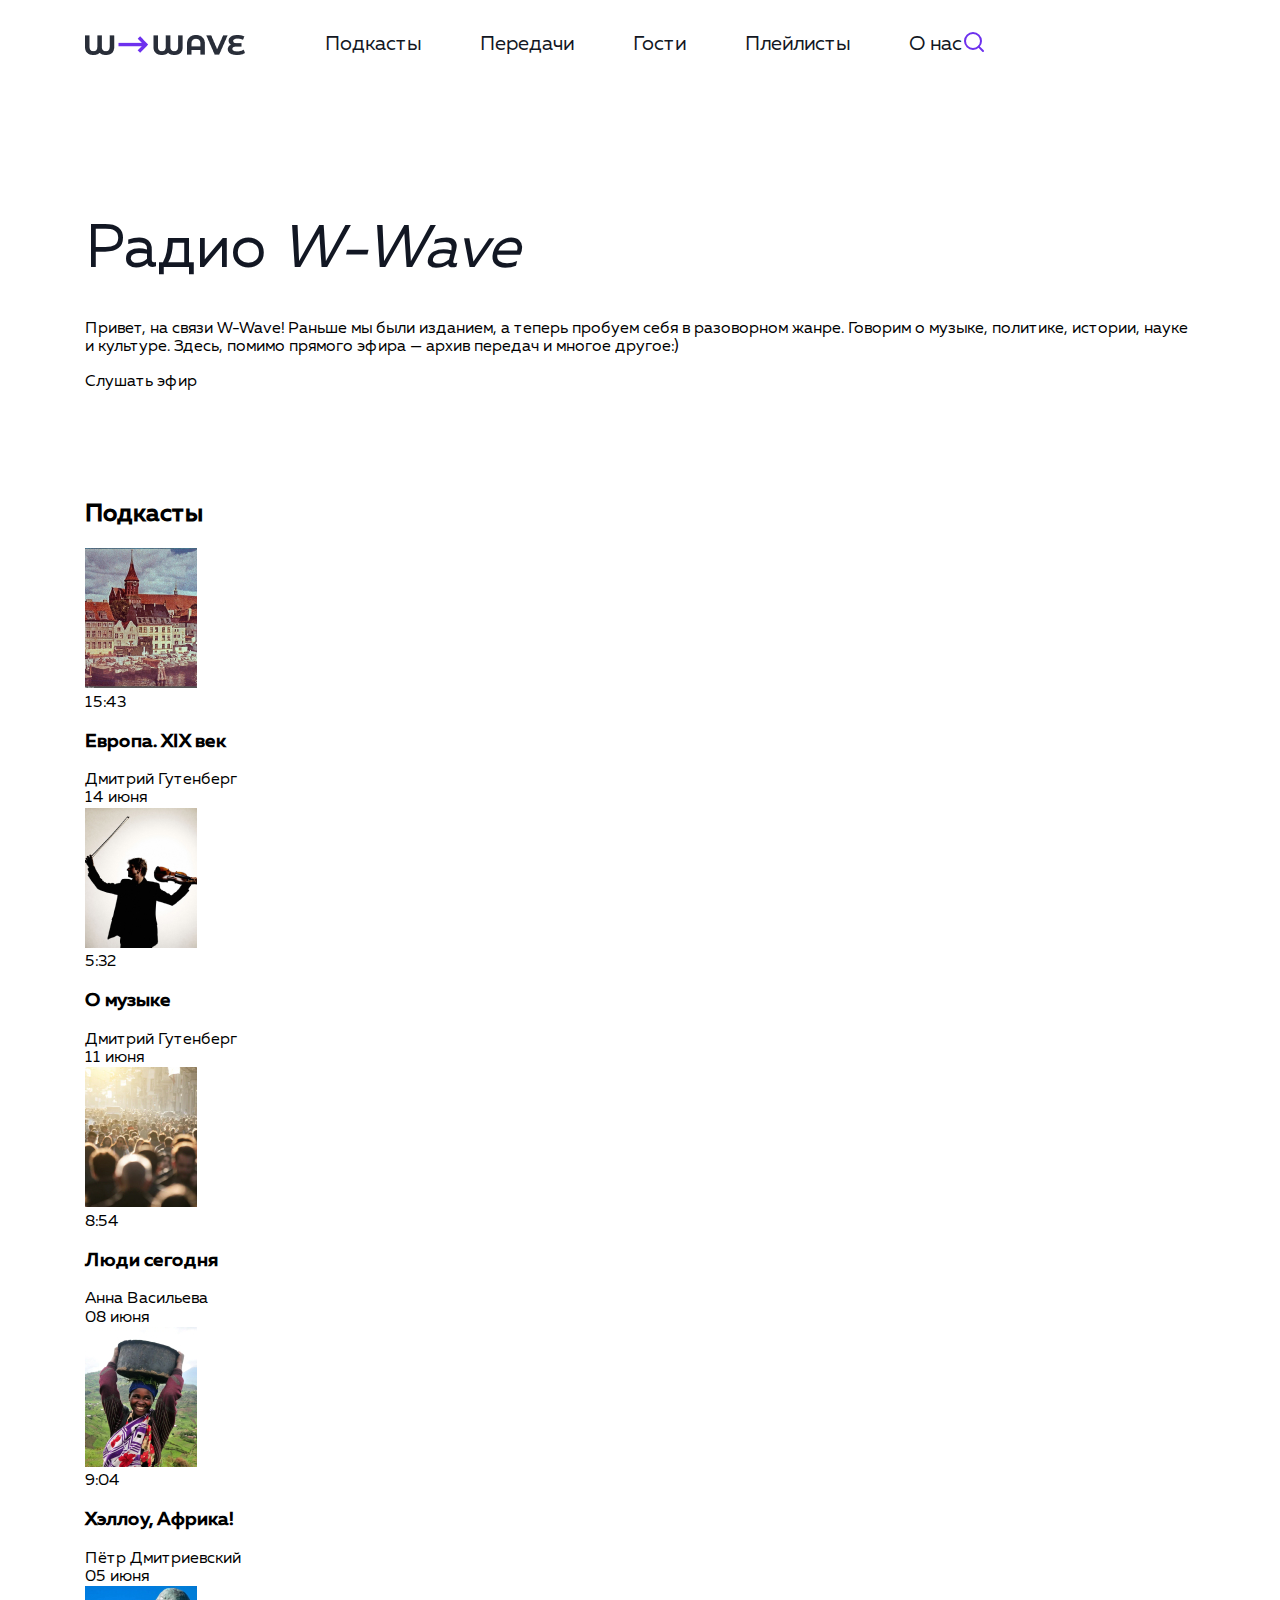
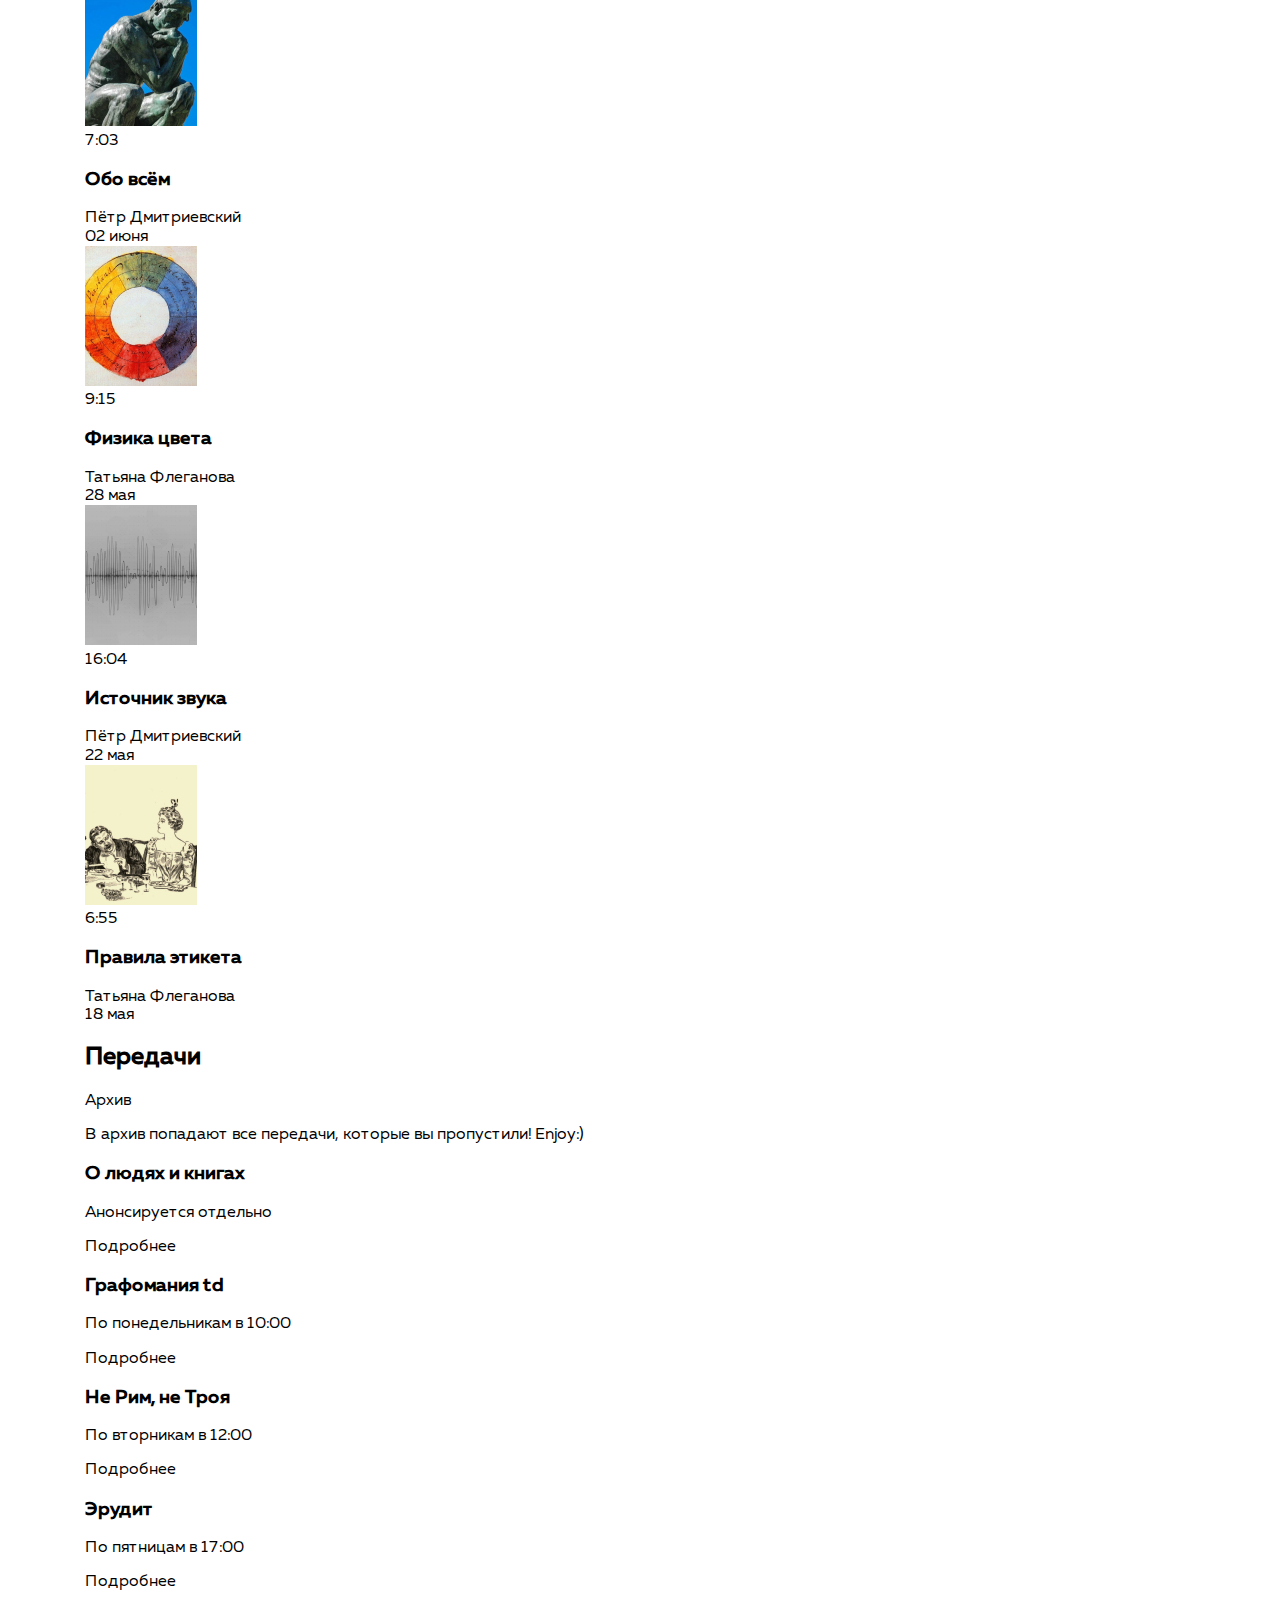
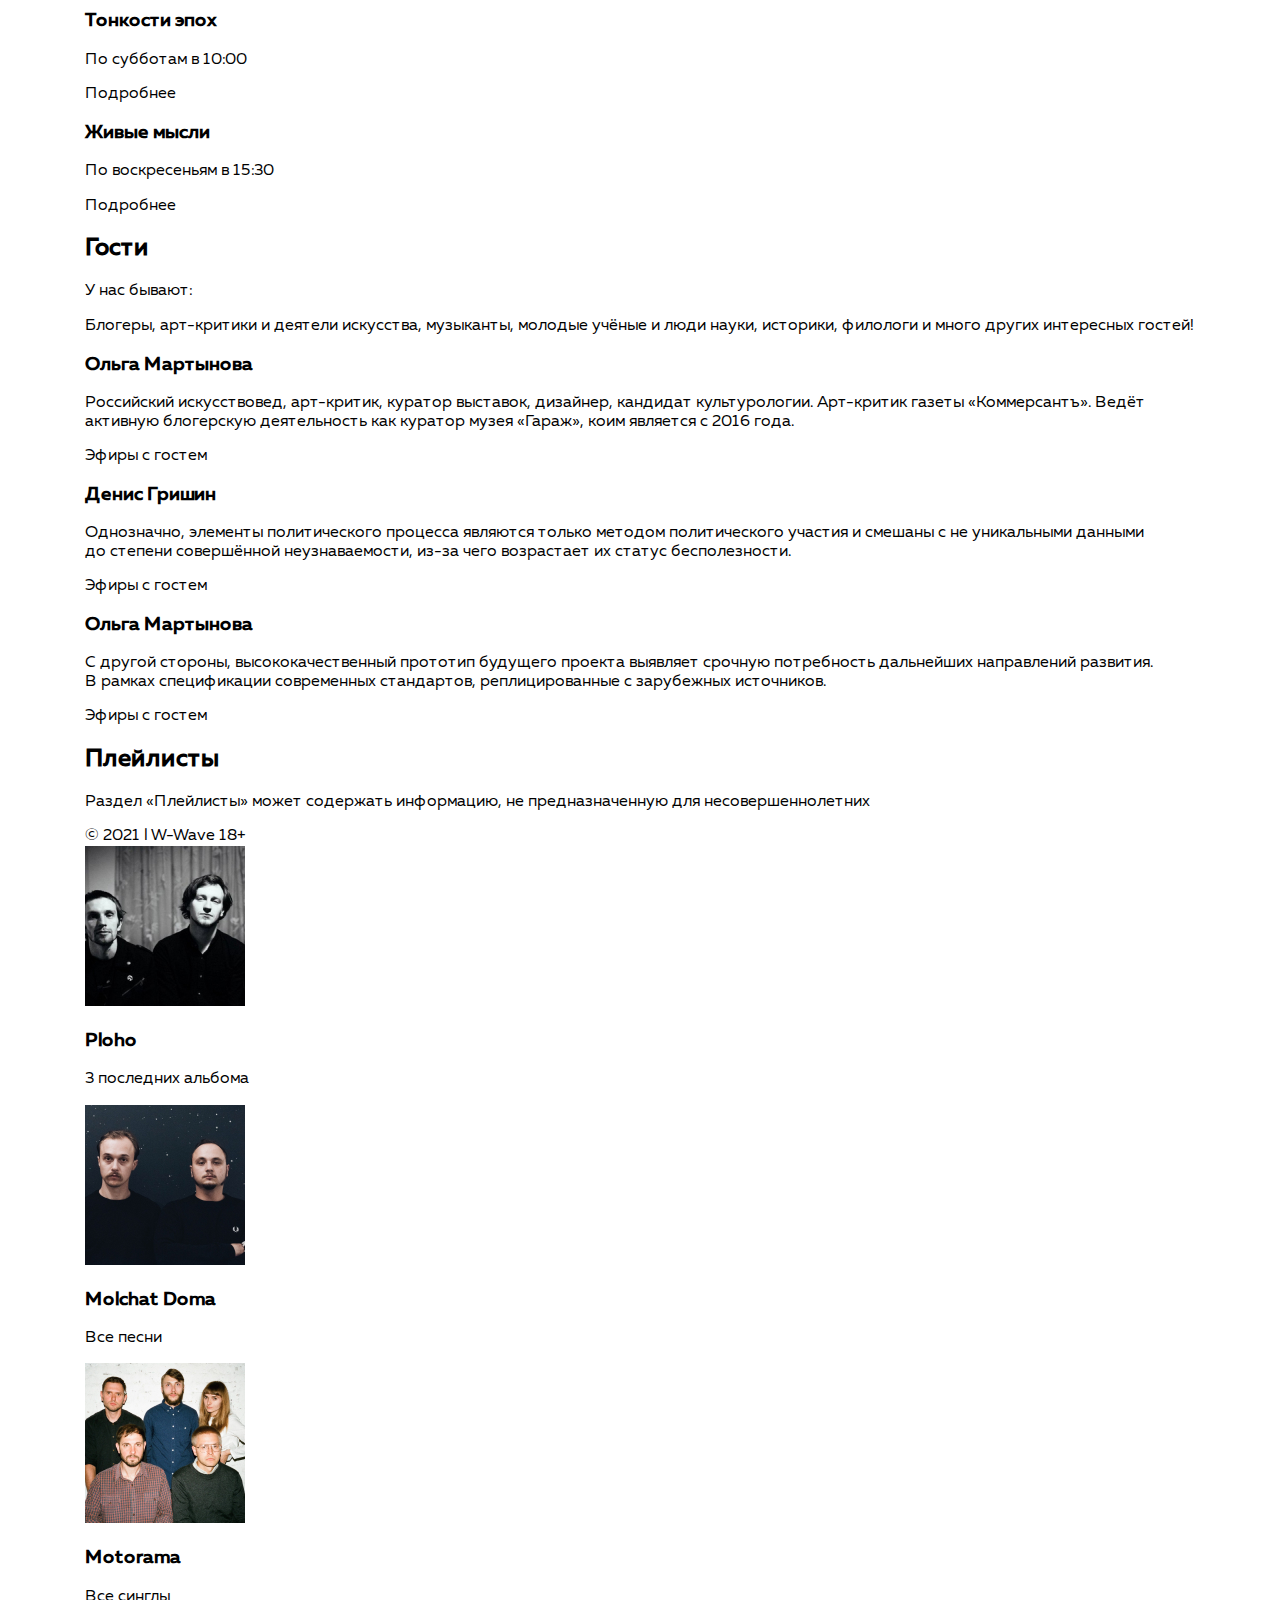
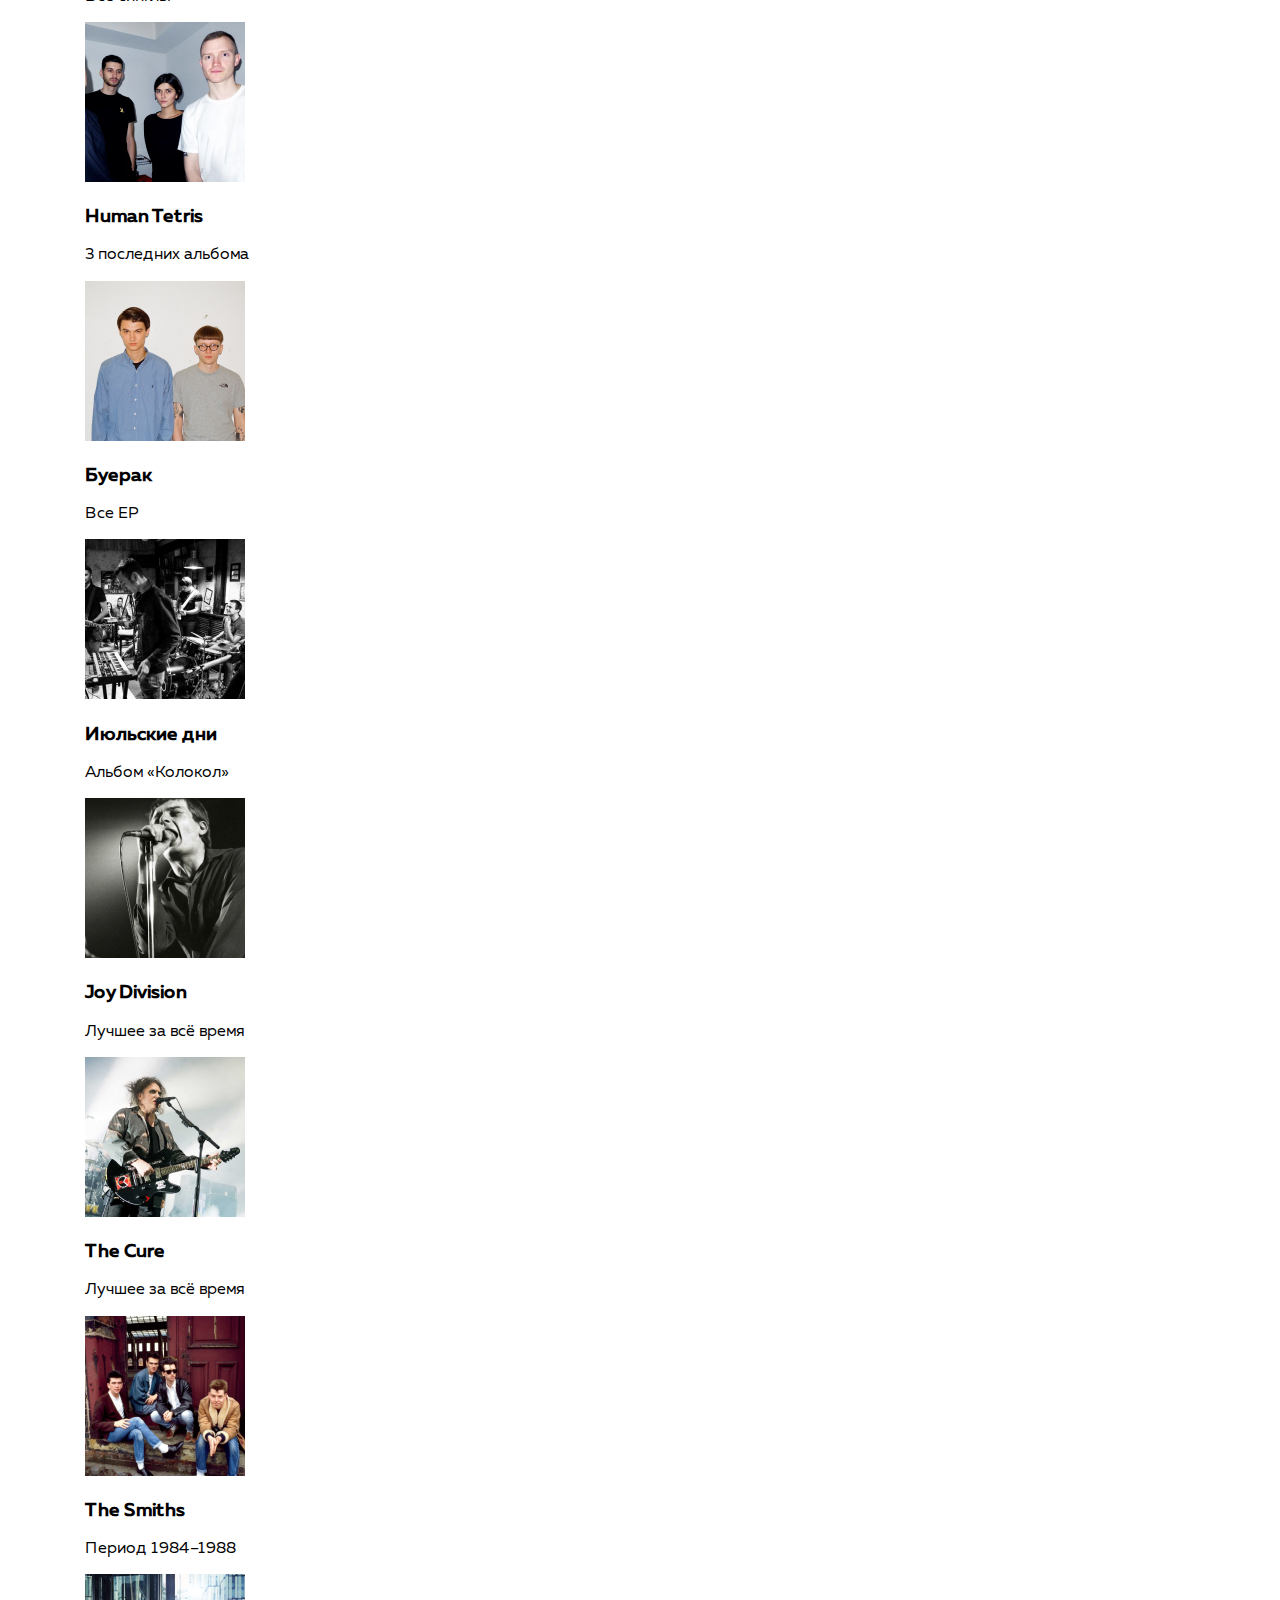
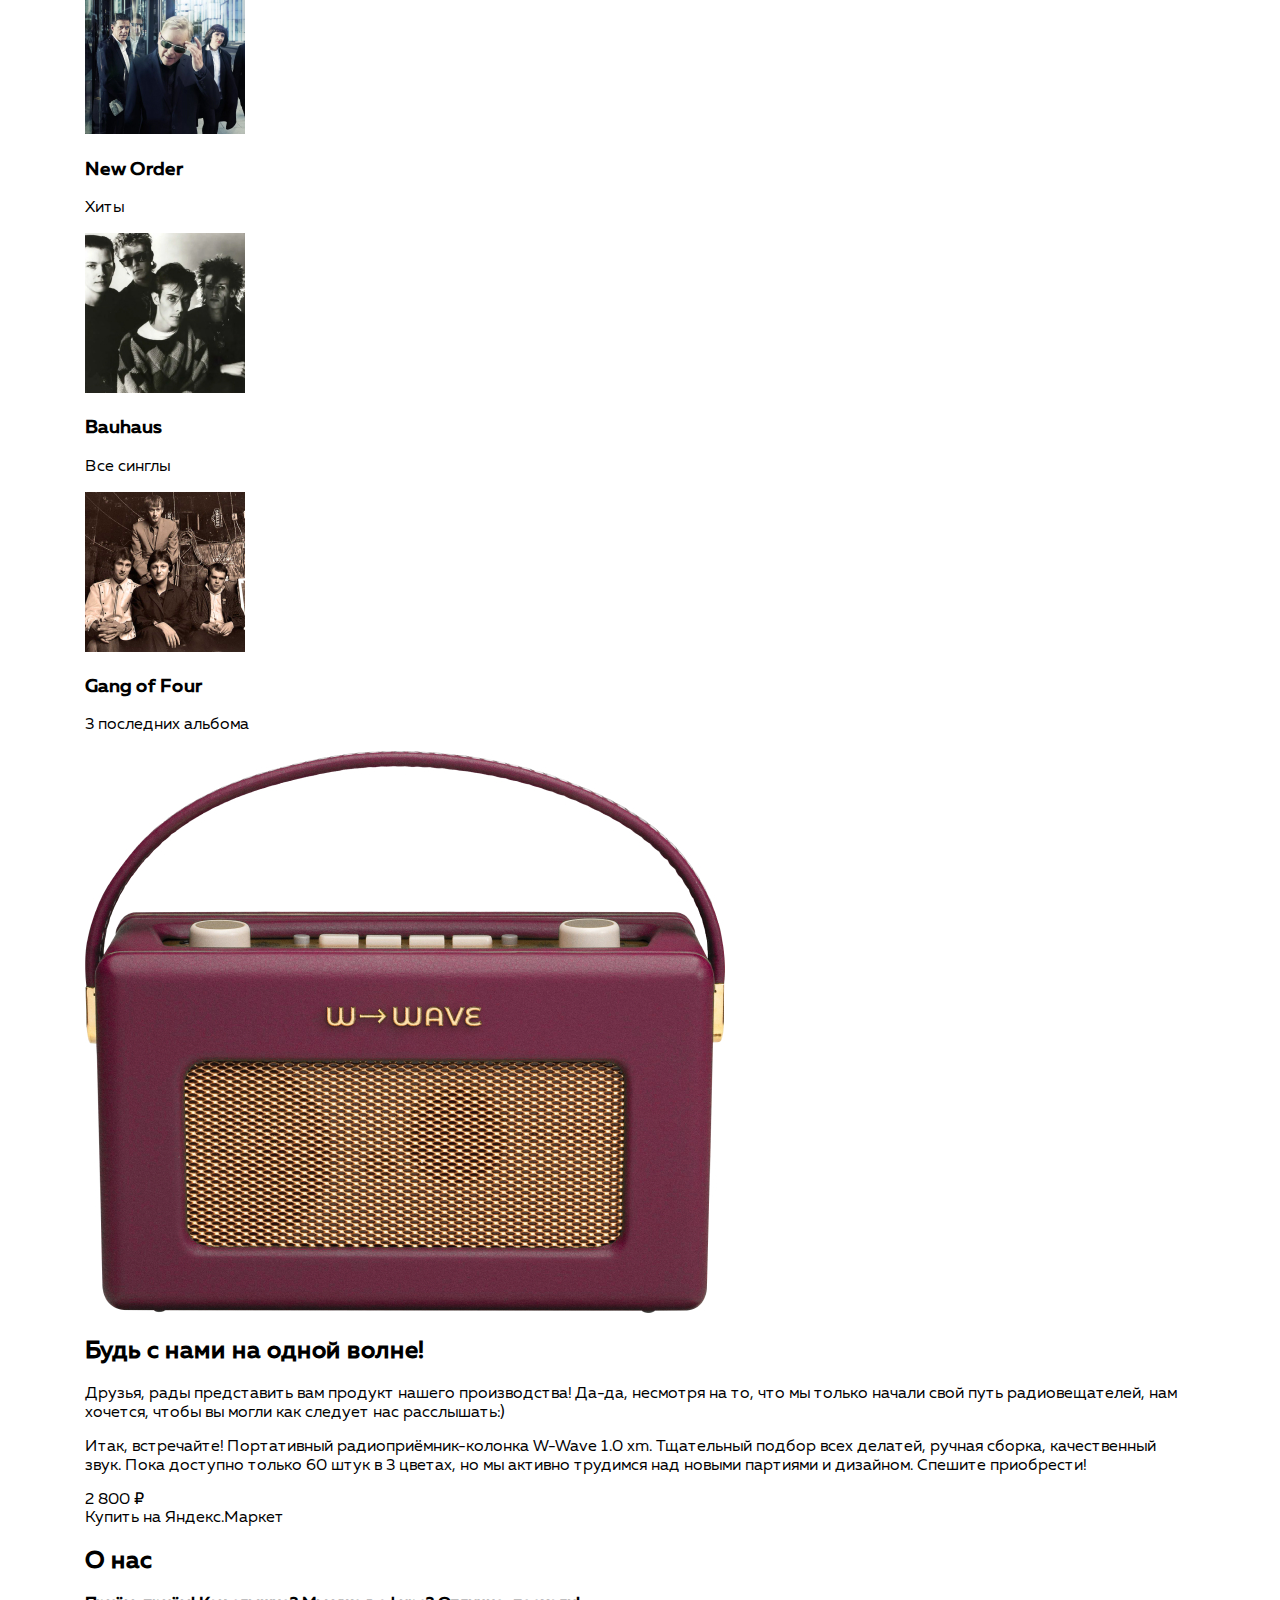
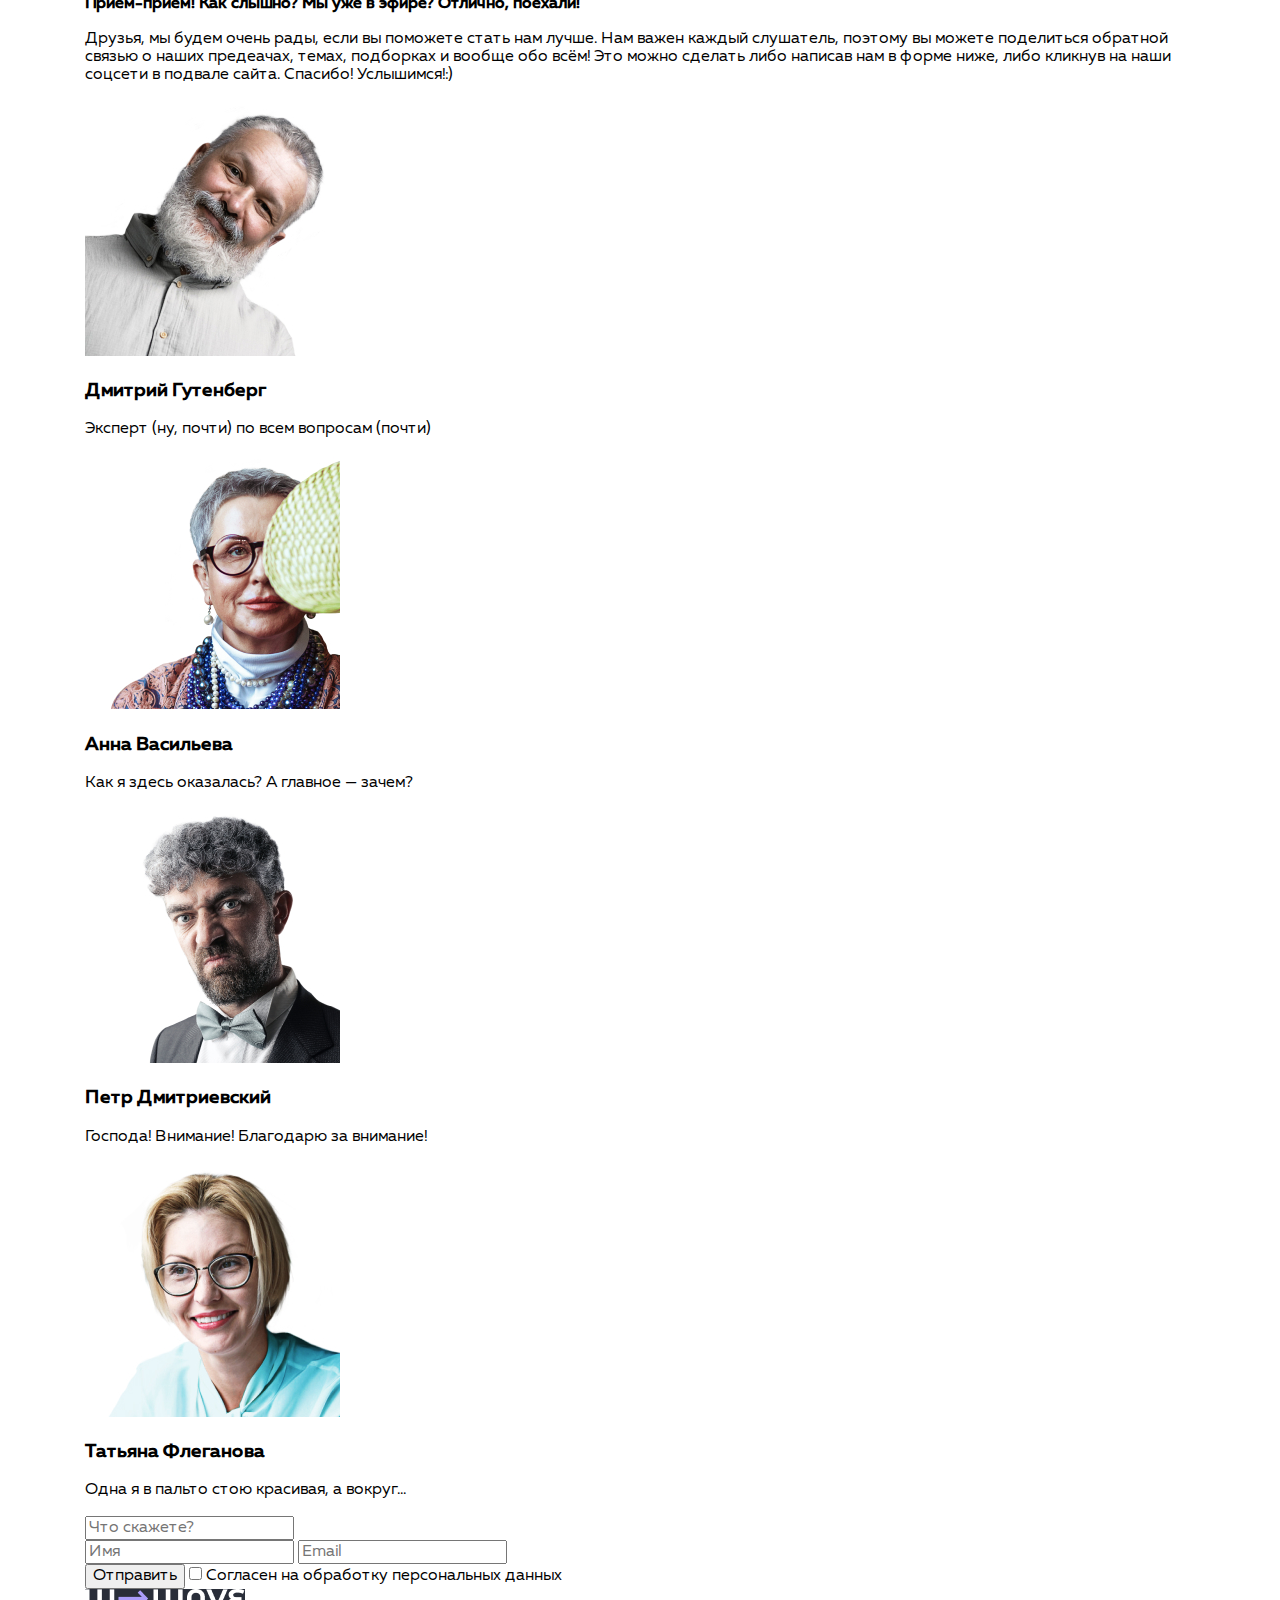
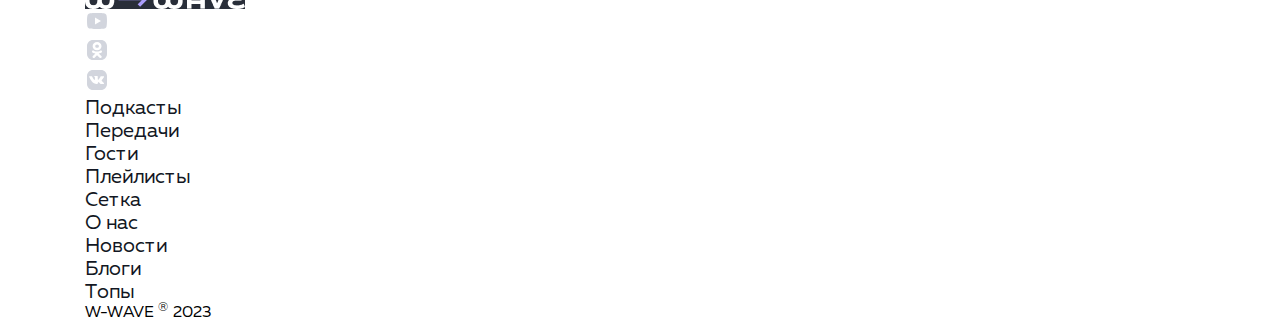
<file: WeblayoutFinalWork/index.html>
<!DOCTYPE html>
<html lang="ru">
<head>
  <meta charset="UTF-8">
  <meta name="viewport" content="width=device-width, initial-scale=1.0">
  <link rel="icon" href="./img/favicon.png" type="image/png">
  <link rel="stylesheet" href="./css/normalize.css">
  <link rel="stylesheet" href="./css/style.css">
  <title>Radio W-wave</title>
</head>
<body class="page">
    <header class="header">
      <div class="container flex header__container">
        <a href="#" class="header__logo">
          <img src="./img/w-wave-logo.png" alt="W-wave Logo">
        </a>
        <nav class="nav header__nav flex">
          <ul class="nav__list list-reset flex">
            <li class="nav__item">
              <a href="#podcasts" class="nav__link">
                Подкасты
              </a>
            </li>
            <li class="nav__item">
              <a href="#shows" class="nav__link">
                Передачи
              </a>
            </li>
            <li class="nav__item">
              <a href="#guests" class="nav__link">
                Гости
              </a>
            </li>
            <li class="nav__item">
              <a href="#playlists" class="nav__link">
                Плейлисты
              </a>
            </li>
            <li class="nav__item">
              <a href="#about-us" class="nav__link">
                О&nbsp;нас
              </a>
            </li>
          </ul>
        </nav>
        <button class="btn header_btn btn-reset" aria-label="Кнопка поиска">
          <svg width="24" height="24" viewBox="0 0 24 24" fill="none" xmlns="http://www.w3.org/2000/svg">
            <path d="M11 19C15.4183 19 19 15.4183 19 11C19 6.58172 15.4183 3 11 3C6.58172 3 3 6.58172 3 11C3 15.4183 6.58172 19 11 19Z" stroke="#6D31EE" stroke-width="2" stroke-linecap="round" stroke-linejoin="round"/>
            <path d="M21 21L16.65 16.65" stroke="#6D31EE" stroke-width="2" stroke-linecap="round" stroke-linejoin="round"/>
          </svg>
        </button>
      </div>

    </header>
    <main>
      <section class="hero">
        <div class="container">
          <div class="hero__content">
            <h1 class="hero__title">
              Радио <span class="w-wave">W-Wave</span>
            </h1>
            <p class="descr hero__descr">
              Привет, на&nbsp;связи W-Wave! Раньше мы&nbsp;были изданием, а&nbsp;теперь пробуем себя в&nbsp;разоворном жанре. Говорим о&nbsp;музыке, политике, истории, науке и&nbsp;культуре. Здесь, помимо прямого эфира&nbsp;&mdash; архив передач и&nbsp;многое другое:)
            </p>
            <a href="#" class="hero__link">
              Слушать эфир
            </a>
          </div>
          <div class="hero__image"></div>
        </div>
      </section>
      <section class="podcasts" id="podcasts">
        <div class="container">
          <h2 class="section-title">
            Подкасты
          </h2>
          <ul class="podcasts__list list-reset">
            <li class="podcasts__item">
              <article class="podcasts__podcast-preview podcast-preview">
                <a href="#" target="_blank" class="podcast-preview__link">
                  <img class="podcast-preview__image" src="./img/podcast-1.jpg" alt="">
                <div class="podcast-preview__content">
                  <time class="podcast-preview__time">
                    15:43
                  </time>
                  <h3 class="podcast-preview__title">
                    Европа. XIX век
                  </h3>
                  <div class="podcast-preview__author">
                    Дмитрий Гутенберг
                  </div>
                  <time class="podcast-preview__date" datetime="2023-06-14 15:43">
                    14 июня
                  </time>
                </div>
                </a>
              </article>
            </li>
            <li class="podcasts__item">
              <article class="podcasts__podcast-preview podcast-preview">
                <a href="#" target="_blank" class="podcast-preview__link">
                  <img class="podcast-preview__image" src="./img/podcast-2.jpg" alt="">
                <div class="podcast-preview__content">
                  <time class="podcast-preview__time">
                    5:32
                  </time>
                  <h3 class="podcast-preview__title">
                    О&nbsp;музыке
                  </h3>
                  <div class="podcast-preview__author">
                    Дмитрий Гутенберг
                  </div>
                  <time class="podcast-preview__date" datetime="2023-06-11 05:32">
                    11 июня
                  </time>
                </div>
                </a>
              </article>
            </li>
            <li class="podcasts__item">
              <article class="podcasts__podcast-preview podcast-preview">
                <a href="#" target="_blank" class="podcast-preview__link">
                  <img class="podcast-preview__image" src="./img/podcast-3.jpg" alt="">
                <div class="podcast-preview__content">
                  <time class="podcast-preview__time">
                    8:54
                  </time>
                  <h3 class="podcast-preview__title">
                    Люди сегодня
                  </h3>
                  <div class="podcast-preview__author">
                    Анна Васильева
                  </div>
                  <time class="podcast-preview__date" datetime="2023-06-08 08:54">
                    08 июня
                  </time>
                </div>
                </a>
              </article>
            </li>
            <li class="podcasts__item">
              <article class="podcasts__podcast-preview podcast-preview">
                <a href="#" target="_blank" class="podcast-preview__link">
                  <img class="podcast-preview__image" src="./img/podcast-4.jpg" alt="">
                <div class="podcast-preview__content">
                  <time class="podcast-preview__time">
                    9:04
                  </time>
                  <h3 class="podcast-preview__title">
                    Хэллоу, Африка!
                  </h3>
                  <div class="podcast-preview__author">
                    Пётр Дмитриевский
                  </div>
                  <time class="podcast-preview__date" datetime="2023-06-05 09:04">
                    05 июня
                  </time>
                </div>
                </a>
              </article>
            </li>
            <li class="podcasts__item">
              <article class="podcasts__podcast-preview podcast-preview">
                <a href="#" target="_blank" class="podcast-preview__link">
                  <img class="podcast-preview__image" src="./img/podcast-5.jpg" alt="">
                <div class="podcast-preview__content">
                  <time class="podcast-preview__time">
                    7:03
                  </time>
                  <h3 class="podcast-preview__title">
                    Обо всём
                  </h3>
                  <div class="podcast-preview__author">
                    Пётр Дмитриевский
                  </div>
                  <time class="podcast-preview__date" datetime="2023-06-02 07:03">
                    02 июня
                  </time>
                </div>
                </a>
              </article>
            </li>
            <li class="podcasts__item">
              <article class="podcasts__podcast-preview podcast-preview">
                <a href="#" target="_blank" class="podcast-preview__link">
                  <img class="podcast-preview__image" src="./img/podcast-6.jpg" alt="">
                <div class="podcast-preview__content">
                  <time class="podcast-preview__time">
                    9:15
                  </time>
                  <h3 class="podcast-preview__title">
                    Физика цвета
                  </h3>
                  <div class="podcast-preview__author">
                    Татьяна Флеганова
                  </div>
                  <time class="podcast-preview__date" datetime="2023-05-28 09:15">
                    28 мая
                  </time>
                </div>
                </a>
              </article>
            </li>
            <li class="podcasts__item">
              <article class="podcasts__podcast-preview podcast-preview">
                <a href="#" target="_blank" class="podcast-preview__link">
                  <img class="podcast-preview__image" src="./img/podcast-7.jpg" alt="">
                <div class="podcast-preview__content">
                  <time class="podcast-preview__time">
                    16:04
                  </time>
                  <h3 class="podcast-preview__title">
                    Источник звука
                  </h3>
                  <div class="podcast-preview__author">
                    Пётр Дмитриевский
                  </div>
                  <time class="podcast-preview__date" datetime="2023-05-22 16:04">
                    22 мая
                  </time>
                </div>
                </a>
              </article>
            </li>
            <li class="podcasts__item">
              <article class="podcasts__podcast-preview podcast-preview">
                <a href="#" target="_blank" class="podcast-preview__link">
                  <img class="podcast-preview__image" src="./img/podcast-8.jpg" alt="">
                  <div class="podcast-preview__content">
                    <time class="podcast-preview__time">
                      6:55
                    </time>
                    <h3 class="podcast-preview__title">
                      Правила этикета
                    </h3>
                    <div class="podcast-preview__author">
                      Татьяна Флеганова
                    </div>
                    <time class="podcast-preview__date" datetime="2023-05-18 06:55">
                      18 мая
                    </time>
                  </div>
                </a>
              </article>
            </li>
          </ul>
        </div>
      </section>
      <section class="shows">
        <div class="container">
          <div class="shows__left">
            <h2 class="section-title">
              Передачи
            </h2>
            <a href="#" target="_blank" class="shows__btn sm-btn">
              Архив
            </a>
            <p class="descr">
              В&nbsp;архив попадают все передачи, которые вы&nbsp;пропустили! Enjoy:)
            </p>
          </div>
          <div class="shows__right">
            <ul class="shows__list list-reset">
              <li class="shows__item">
                <article class="shows__preview shows-preview">
                  <h3 class="shows-preview__title">
                    О&nbsp;людях и&nbsp;книгах
                  </h3>
                  <p class="shows-preview__date">
                    Анонсируется отдельно
                  </p>
                  <a href="#" target="_blank" class="shows-preview__link">
                    Подробнее
                  </a>
                </article>
              </li>
              <li class="shows__item">
                <article class="shows__preview shows-preview">
                  <h3 class="shows-preview__title">
                    Графомания&nbsp;td
                  </h3>
                  <p class="shows-preview__date">
                    По&nbsp;понедельникам в&nbsp;10:00
                  </p>
                  <a href="#" target="_blank" class="shows-preview__link">
                    Подробнее
                  </a>
                </article>
              </li>
              <li class="shows__item">
                <article class="shows__preview shows-preview">
                  <h3 class="shows-preview__title">
                    Не&nbsp;Рим, не&nbsp;Троя
                  </h3>
                  <p class="shows-preview__date">
                    По&nbsp;вторникам в&nbsp;12:00
                  </p>
                  <a href="#" target="_blank" class="shows-preview__link">
                    Подробнее
                  </a>
                </article>
              </li>
              <li class="shows__item">
                <article class="shows__preview shows-preview">
                  <h3 class="shows-preview__title">
                    Эрудит
                  </h3>
                  <p class="shows-preview__date">
                    По&nbsp;пятницам в&nbsp;17:00
                  </p>
                  <a href="#" target="_blank" class="shows-preview__link">
                    Подробнее
                  </a>
                </article>
              </li>
              <li class="shows__item">
                <article class="shows__preview shows-preview">
                  <h3 class="shows-preview__title">
                    Тонкости эпох
                  </h3>
                  <p class="shows-preview__date">
                    По&nbsp;субботам в&nbsp;10:00
                  </p>
                  <a href="#" target="_blank" class="shows-preview__link">
                    Подробнее
                  </a>
                </article>
              </li>
              <li class="shows__item">
                <article class="shows__preview shows-preview">
                  <h3 class="shows-preview__title">
                    Живые мысли
                  </h3>
                  <p class="shows-preview__date">
                    По&nbsp;воскресеньям в&nbsp;15:30
                  </p>
                  <a href="#" target="_blank" class="shows-preview__link">
                    Подробнее
                  </a>
                </article>
              </li>
            </ul>
          </div>
        </div>
      </section>
      <section class="guests">
        <div class="container">
          <h2 class="section-title">
            Гости
          </h2>
          <span class="guests__span">
            У&nbsp;нас бывают:
          </span>
          <p class="descr guests__descr">
            Блогеры, арт-критики и&nbsp;деятели искусства, музыканты, молодые учёные и&nbsp;люди науки, историки, филологи и&nbsp;много других интересных гостей!
          </p>
          <ul class="guests__list list-reset">
            <li class="guests__item">
              <div class="guests__image guests__image--1"></div>
              <div class="guests__item-content">
                <h3 class="guests__name">
                  Ольга Мартынова
                </h3>
                <p class="descr">
                  Российский искусствовед, арт-критик, куратор выставок, дизайнер, кандидат культурологии. Арт-критик газеты &laquo;Коммерсантъ&raquo;. Ведёт активную блогерскую деятельность как куратор музея &laquo;Гараж&raquo;, коим является с&nbsp;2016&nbsp;года.
                </p>
                <a class="sm-btn guests__btn"  href="#">
                  Эфиры с&nbsp;гостем
                </a>
              </div>
            </li>
            <li class="guests__item">
              <div class="guests__image guests__image--2"></div>
              <div class="guests__item-content">
                <h3 class="guests__name">
                  Денис Гришин
                </h3>
                <p class="descr">
                  Однозначно, элементы политического процесса являются только методом политического участия и&nbsp;смешаны с&nbsp;не&nbsp;уникальными данными до&nbsp;степени совершённой неузнаваемости, из-за чего возрастает их&nbsp;статус бесполезности.
                </p>
                <a href="#" class="sm-btn guests__btn">
                  Эфиры с&nbsp;гостем
                </a>
              </div>
            </li>
            <li class="guests__item">
              <div class="guests__image guests__image--3"></div>
              <div class="guests__item-content">
                <h3 class="guests__name">
                  Ольга Мартынова
                </h3>
                <p class="descr">
                  С&nbsp;другой стороны, высококачественный прототип будущего проекта выявляет срочную потребность дальнейших направлений развития. В&nbsp;рамках спецификации современных стандартов, реплицированные с&nbsp;зарубежных источников.
                </p>
                <a href="#" class="sm-btn guests__btn">
                  Эфиры с&nbsp;гостем
                </a>
              </div>
            </li>
          </ul>
        </div>
      </section>
      <section class="playlist">
        <div class="container">
          <div class="playlist__left">
            <h2 class="section-title">
              Плейлисты
            </h2>
            <p class="descr">
              Раздел &laquo;Плейлисты&raquo; может содержать информацию, не&nbsp;предназначенную для несовершеннолетних
            </p>
            <span class="playlist__copy">
              &copy;&nbsp;2021&nbsp;l W-Wave
            </span>
            <span class="playlist__age">
              18+
            </span>
          </div>
          <ul class="playlist__right list-reset">
            <li class="playlist__item">
              <img src="./img/playlist-1.jpg" alt="Ploho">
              <h3 class="playlist__band-name">
                Ploho
              </h3>
              <p class="playlist__descr">
                3&nbsp;последних альбома
              </p>
            </li>
            <li class="playlist__item">
              <img src="./img/playlist-2.jpg" alt="Molchat Doma">
              <h3 class="playlist__band-name">
                Molchat Doma
              </h3>
              <p class="playlist__descr">
                Все песни
              </p>
            </li>
            <li class="playlist__item">
              <img src="./img/playlist-3.jpg" alt="Motorama">
              <h3 class="playlist__band-name">
                Motorama
              </h3>
              <p class="playlist__descr">
                Все синглы
              </p>
            </li>
            <li class="playlist__item">
              <img src="./img/playlist-4.jpg" alt="Human Tetris">
              <h3 class="playlist__band-name">
                Human Tetris
              </h3>
              <p class="playlist__descr">
                3&nbsp;последних альбома
              </p>
            </li>
            <li class="playlist__item">
              <img src="./img/playlist-5.jpg" alt="Буерак">
              <h3 class="playlist__band-name">
                Буерак
              </h3>
              <p class="playlist__descr">
                Все&nbsp;EP
              </p>
            </li>
            <li class="playlist__item">
              <img src="./img/playlist-6.jpg" alt="Июльские дни">
              <h3 class="playlist__band-name">
                Июльские дни
              </h3>
              <p class="playlist__descr">
                Альбом &laquo;Колокол&raquo;
              </p>
            </li>
            <li class="playlist__item">
              <img src="./img/playlist-7.jpg" alt="Joy Division">
              <h3 class="playlist__band-name">
                Joy Division
              </h3>
              <p class="playlist__descr">
                Лучшее за&nbsp;всё время
              </p>
            </li>
            <li class="playlist__item">
              <img src="./img/playlist-8.jpg" alt="The Cure">
              <h3 class="playlist__band-name">
                The Cure
              </h3>
              <p class="playlist__descr">
                Лучшее за&nbsp;всё время
              </p>
            </li>
            <li class="playlist__item">
              <img src="./img/playlist-9.jpg" alt="The Smiths">
              <h3 class="playlist__band-name">
                The Smiths
              </h3>
              <p class="playlist__descr">
                Период 1984&ndash;1988
              </p>
            </li>
            <li class="playlist__item">
              <img src="./img/playlist-10.jpg" alt="New Order">
              <h3 class="playlist__band-name">
                New Order
              </h3>
              <p class="playlist__descr">
                Хиты
              </p>
            </li>
            <li class="playlist__item">
              <img src="./img/playlist-11.jpg" alt="Bauhaus">
              <h3 class="playlist__band-name">
                Bauhaus
              </h3>
              <p class="playlist__descr">
                Все синглы
              </p>
            </li>
            <li class="playlist__item">
              <img src="./img/playlist-12.jpg" alt="Gang of Four">
              <h3 class="playlist__band-name">
                Gang of Four
              </h3>
              <p class="playlist__descr">
                3&nbsp;последних альбома
              </p>
            </li>
          </ul>
        </div>
      </section>
      <section class="radio">
        <div class="container">
          <div class="radio__image">
            <img src="./img/radio.jpg" alt="Radio W-Wave">
          </div>
          <div class="radio__content">
            <h2 class="section-title">
              Будь с&nbsp;нами на&nbsp;одной волне!
            </h2>
            <p class="descr">
              Друзья, рады представить вам продукт нашего производства! Да-да, несмотря на&nbsp;то, что мы&nbsp;только начали свой путь радиовещателей, нам хочется, чтобы вы&nbsp;могли как следует нас расслышать:)
            </p>
            <p class="descr">
              Итак, встречайте! Портативный радиоприёмник-колонка W-Wave 1.0&nbsp;xm. Тщательный подбор всех делатей, ручная сборка, качественный звук. Пока доступно только 60&nbsp;штук в&nbsp;3&nbsp;цветах, но&nbsp;мы&nbsp;активно трудимся над новыми партиями и&nbsp;дизайном. Спешите приобрести!
            </p>
            <div class="radio__price">
              2&nbsp;800&nbsp;₽
            </div>
            <a href="https://market.yandex.ru" target="_blank" class="radio__btn">
              Купить на&nbsp;Яндекс.Маркет
            </a>
          </div>
        </div>
      </section>
      <section class="about-us">
        <div class="container">
          <div class="about-us__top">
            <div class="about-us__content">
              <h2 class="section-title">
                О&nbsp;нас
              </h2>
              <b class="about-us__line">
                Приём-приём! Как слышно? Мы&nbsp;уже в&nbsp;эфире? Отлично, поехали!
              </b>
              <p class="descr">
                Друзья, мы&nbsp;будем очень рады, если вы&nbsp;поможете стать нам лучше. Нам важен каждый слушатель, поэтому вы&nbsp;можете поделиться обратной связью о&nbsp;наших предеачах, темах, подборках и&nbsp;вообще обо всём! Это можно сделать либо написав нам в&nbsp;форме ниже, либо кликнув на&nbsp;наши соцсети в&nbsp;подвале сайта. Спасибо! Услышимся!:)
              </p>
            </div>
            <div class="about-us__spiral"></div>
            <div class="about-us__star"></div>
          </div>
          <ul class="about-us__list list-reset">
            <li class="about-us__item">
              <img src="./img/about-us-1.jpg" alt="Дмитрий Гутенберг">
              <h3 class="about-us__name">
                Дмитрий Гутенберг
              </h3>
              <p class="subdescr">
                Эксперт (ну, почти) по&nbsp;всем вопросам (почти)
              </p>
            </li>
            <li class="about-us__item">
              <img src="./img/about-us-2.jpg" alt="Анна Васильева">
              <h3 class="about-us__name">
                Анна Васильева
              </h3>
              <p class="subdescr">
                Как я&nbsp;здесь оказалась? А&nbsp;главное&nbsp;&mdash; зачем?
              </p>
            </li>
            <li class="about-us__item">
              <img src="./img/about-us-3.jpg" alt="Петр Дмитриевский">
              <h3 class="about-us__name">
                Петр Дмитриевский
              </h3>
              <p class="subdescr">
                Господа! Внимание! Благодарю за&nbsp;внимание!
              </p>
            </li>
            <li class="about-us__item">
              <img src="./img/about-us-4.jpg" alt="Татьяна Флеганова">
              <h3 class="about-us__name">
                Татьяна Флеганова
              </h3>
              <p class="subdescr">
                Одна я&nbsp;в&nbsp;пальто стою красивая, а&nbsp;вокруг...
              </p>
            </li>
          </ul>
          <form action="" class="about-us__form form">
            <div class="form__top">
              <input class="form__input" type="textarea" placeholder="Что скажете?">
            </div>
            <div class="form__bottom">
              <input class="form__input" type="text" name="name" placeholder="Имя">
              <input class="form__input" type="email" name="email" placeholder="Email">
            </div>
            <button class="btn">
              Отправить
            </button>
            <label>
              <input type="checkbox" class="form__checkbox">
              <span class="form__chekbox-descr">
                Согласен на&nbsp;обработку персональных данных
              </span>
            </label>
          </form>
        </div>
      </section>
    </main>
    <footer class="footer">
      <div class="container">
        <div class="footer_top">
          <div class="footer__left">
            <a href="#" class="header__logo">
              <img src="./img/footer-logo.png" alt="W-wave Logo">
            </a>
            <ul class="footer__social list-reset">
              <li class="footer__social-item">
                <svg width="24" height="24" viewBox="0 0 24 24" fill="none" xmlns="http://www.w3.org/2000/svg">
                  <g id="social_footer" clip-path="url(#clip0_24531_5372)">
                    <path id="Vector" d="M21.543 6.498C22 8.28 22 12 22 12C22 12 22 15.72 21.543 17.502C21.289 18.487 20.546 19.262 19.605 19.524C17.896 20 12 20 12 20C12 20 6.107 20 4.395 19.524C3.45 19.258 2.708 18.484 2.457 17.502C2 15.72 2 12 2 12C2 12 2 8.28 2.457 6.498C2.711 5.513 3.454 4.738 4.395 4.476C6.107 4 12 4 12 4C12 4 17.896 4 19.605 4.476C20.55 4.742 21.292 5.516 21.543 6.498ZM10 15.5L16 12L10 8.5V15.5Z" fill="#D2D5DD"/>
                  </g>
                  <defs>
                    <clippath id="clip0_24531_5372">
                      <rect width="24" height="24" fill="white"/>
                    </clippath>
                  </defs>
                </svg>
              </li>
              <li class="footer__social-item">
                <svg width="24" height="24" viewBox="0 0 24 24" fill="none" xmlns="http://www.w3.org/2000/svg">
                  <g id="social_guest" clip-path="url(#clip0_24531_5373)">
                    <g id="Subtract">
                    <path d="M10.2338 8.14624C10.2338 9.0928 11.0569 9.86023 12.0724 9.86023C13.088 9.86023 13.9111 9.0928 13.9111 8.14624C13.9111 7.19968 13.088 6.43231 12.0724 6.43231C11.0569 6.43231 10.2338 7.19968 10.2338 8.14624Z" fill="#D2D5DD"/>
                    <path fill-rule="evenodd" clip-rule="evenodd" d="M8 2C4.68629 2 2 4.68629 2 8V16C2 19.3137 4.68629 22 8 22H16C19.3137 22 22 19.3137 22 16V8C22 4.68629 19.3137 2 16 2H8ZM7.62436 8.14617C7.62436 5.85633 9.61571 4 12.0724 4C14.5292 4 16.5206 5.85633 16.5206 8.14617C16.5206 10.4361 14.5292 12.2925 12.0724 12.2925C9.61571 12.2925 7.62436 10.4361 7.62436 8.14617ZM16.5472 14.4252C16.4907 14.4674 15.4236 15.2535 13.6427 15.5916L16.3307 18.0748C16.8034 18.5147 16.804 19.2285 16.3321 19.6691C15.8602 20.1097 15.0946 20.1104 14.6216 19.6704L12.012 17.3016L9.64177 19.6552C9.4046 19.8846 9.08805 20 8.77109 20C8.46897 20 8.16645 19.8952 7.93169 19.6842C7.45075 19.252 7.43691 18.5384 7.90062 18.0902L10.4519 15.6048C8.62134 15.2746 7.51009 14.468 7.45295 14.4252C6.93171 14.0357 6.84811 13.3262 7.26591 12.8404C7.6839 12.3547 8.44492 12.2767 8.96616 12.6662C8.97719 12.6744 10.1394 13.4883 12.012 13.4895C13.8847 13.4883 15.0228 12.6744 15.0338 12.6662C15.5551 12.2767 16.3163 12.3547 16.7341 12.8404C17.1519 13.3262 17.0683 14.0357 16.5472 14.4252Z" fill="#D2D5DD"/>
                    </g>
                  </g>
                  <defs>
                    <clippath id="clip0_24531_5373">
                      <rect width="24" height="24" fill="white"/>
                    </clippath>
                  </defs>
                </svg>
              </li>
              <li class="footer__social-item">
                <svg width="24" height="24" viewBox="0 0 24 24" fill="none" xmlns="http://www.w3.org/2000/svg">
                  <g id="vk">
                    <path id="subtract" fill-rule="evenodd" clip-rule="evenodd" d="M2 8C2 4.68652 4.68652 2 8 2H16C19.3135 2 22 4.68652 22 8V16C22 19.3135 19.3135 22 16 22H8C4.68652 22 2 19.3135 2 16V8ZM17.3438 13.4473C17.7139 13.7778 18.0845 14.1089 18.4121 14.4795C18.5415 14.626 18.6665 14.7754 18.7769 14.9346C18.835 15.0181 18.8892 15.104 18.938 15.1934C19.0425 15.3848 19.0439 15.5859 18.9727 15.7383C18.9058 15.8809 18.7754 15.981 18.606 15.9917L16.4209 15.9912C15.8569 16.0356 15.4077 15.8208 15.0293 15.4575C14.7271 15.1675 14.4468 14.8584 14.1558 14.5586C14.0366 14.4355 13.9116 14.3198 13.7622 14.2285C13.5962 14.1265 13.4419 14.0991 13.3086 14.1455C13.2031 14.1821 13.1104 14.2656 13.0352 14.3955C12.8613 14.6938 12.8213 15.0244 12.8047 15.3564C12.7812 15.8418 12.6255 15.9688 12.1089 15.9917C11.0044 16.0405 9.95654 15.8823 8.98242 15.3574C8.12305 14.8945 7.45801 14.2417 6.87842 13.502C5.75 12.0601 4.88574 10.4775 4.10938 8.84912C3.93457 8.48242 4.0625 8.28662 4.4917 8.27881C5.20459 8.26611 5.91797 8.26758 6.63086 8.27832C6.9209 8.28271 7.11279 8.43896 7.22461 8.69727C7.60986 9.59082 8.08203 10.4409 8.67432 11.229L8.78369 11.3721C8.90918 11.5317 9.04541 11.6826 9.22217 11.7969C9.4751 11.9604 9.66797 11.9062 9.7876 11.6401C9.86377 11.4707 9.89697 11.2896 9.91357 11.1084C9.97021 10.4873 9.97705 9.86621 9.87891 9.24756C9.81787 8.86035 9.58643 8.61035 9.17725 8.53711C8.96826 8.49951 8.99902 8.42676 9.10059 8.31445C9.27637 8.12061 9.44141 8.00049 9.771 8.00049L12.2397 8C12.6284 8.07178 12.7158 8.23633 12.7686 8.60596L12.771 11.1909C12.7661 11.334 12.8472 11.7578 13.1191 11.8511C13.3374 11.9189 13.4814 11.7539 13.6118 11.624C14.2036 11.0317 14.6255 10.333 15.0034 9.60986C15.1699 9.29102 15.314 8.96094 15.4536 8.63037C15.5024 8.51562 15.5635 8.42822 15.6455 8.36816C15.7378 8.30029 15.8564 8.26758 16.0117 8.26953L18.3887 8.27246C18.4585 8.27246 18.5298 8.27295 18.5991 8.28418C18.8101 8.31836 18.9404 8.37939 18.9985 8.4834C19.0503 8.57666 19.0439 8.70508 18.9854 8.87939C18.7979 9.43555 18.4399 9.90283 18.0835 10.3677L18.041 10.4233C17.6436 10.9409 17.2202 11.4399 16.8271 11.96C16.4658 12.4346 16.4941 12.6738 16.9429 13.0864C17.0752 13.208 17.2095 13.3276 17.3438 13.4473Z" fill="#D2D5DD"/>
                  </g>
                </svg>
              </li>
            </ul>
          </div>
          <nav class="footer__right nav">
            <ul class="footer__list nav__list list-reset">
              <li class="nav__item">
                <a href="#podasts" class="nav__link footer__link">Подкасты</a>
              </li>
              <li class="nav__item">
                <a href="#shows" class="nav__link footer__link">Передачи</a>
              </li>
              <li class="nav__item">
                <a href="#guests" class="nav__link footer__link">Гости</a>
              </li>
            </ul>
            <ul class="footer__list nav__list list-reset">
              <li class="nav__item">
                <a href="#playlist" class="nav__link footer__link">Плейлисты</a>
              </li>
              <li class="nav__item">
                <a href="#" class="nav__link footer__link">Сетка</a>
              </li>
              <li class="nav__item">
                <a href="#about-us" class="nav__link footer__link">О нас</a>
              </li>
            </ul>
            <ul class="footer__list nav__list list-reset">
              <li class="nav__item">
                <a href="#" class="nav__link footer__link">Новости</a>
              </li>
              <li class="nav__item">
                <a href="#" class="nav__link footer__link">Блоги</a>
              </li>
              <li class="nav__item">
                <a href="#" class="nav__link footer__link">Топы</a>
              </li>
            </ul>
          </nav>
        </div>
        <div class="foter__bottom">
          <span class="footer__copy">W-WAVE <sup class="reg">&reg;</sup> 2023</span>
        </div>
      </div>
    </footer>
</body>
</html>
</file>
<file: 16_grid/css/style.css>
html {
  box-sizing: border-box;
}

*,
*::after,
*::after {
  box-sizing: inherit;
}

@font-face {
  font-family: 'Roboto';
  src: local("RobotoRegular"),
  url(../fonts/RobotoRegular.woff2) format(woff2),
  url(../fonts/RobotoRegular.woff) format(woff);
  font-weight: 400;
  font-style: normal;
  font-display: swap;
}

@font-face {
  font-family: 'Roboto';
  src: local("RobotoBold"),
  url(../fonts/RobotoBold.woff2) format(woff2),
  url(../fonts/RobotoBold.woff) format(woff);
  font-weight: 700;
  font-style: normal;
  font-display: swap;
}

/* general */

img {
  max-width: 100%;
}

a {
  text-decoration: none;
  color: inherit;
}

:root {
  --main-color: #212133;
  --color-light: #ffffff;
  --color-accent: #3F2AFF;
  --dove-gray-color: #666666;
  --waterloo-color: #85859B;
  --white-lilac-color: #EDF0F9;
}

.page {
  min-width: 320px;
  font-family: 'Roboto', sans-serif;
  font-weight: 400;
}

.title {
  margin: 0;
  font-size: 40px;
  font-weight: 700;
  line-height: 100%;
}

.subtitle {
  margin: 0;
  font-size: 18px;
  font-weight: 700;
  line-height: 150%;
}

.descr {
  margin: 0;
  font-size: 16px;
  font-weight: 400;
  line-height: 150%;
}

.list-reset {
  margin: 0;
  padding: 0;
  list-style: none;
}

.flex  {
  display: flex;
}

.link {
  display: inline-block;
  padding: 20.5px 59px;
  border-radius: 20px;
  color: var(--color-light);
  font-size: 16px;
  font-weight: 700;
  background-color: var(--color-accent);
}

/* header */

.header {
  padding: 27px 0;
  background-color: var(--color-accent);
}

.header__col {
  display: flex;
  justify-content: space-between;
  align-items: center;
}

.nav__list {
  display: flex;
  margin: 0;
  padding: 0;
  list-style: none;
}

.nav__item {
  font-size: 18px;
  font-weight: 400;
  color: var(--color-light);
}

.nav__item:not(:last-child) {
  margin-right: 56px;
}

/* hero */

.hero {
  padding: 15px 0;
  background: radial-gradient(44.07% 44.07% at 67.78% 55.93%, #555681 0%, var(--main-color) 100%);
}

.hero__col {
  padding: 115px 15px;
}

.hero__image {
  height: 100%;
  background-image: url(../img/hero_back.png);
  background-position: center;
  background-repeat: no-repeat;
  background-size: contain;
}

.hero__title {
  margin: 0;
  margin-bottom: 30px;
  font-size: 60px;
  color: var(--color-light);
}

.hero__descr {
  margin: 0;
  margin-bottom: 61px;
  font-size: 18px;
  color: var(--color-light);
}

.hero__btn {
  padding: 24px 75.5px;
  font-size: 18px;
}

/* advantages */

.advantages {
  padding: 80px 0;
}

.advantages__top {
  margin-bottom: 23px;
}

.advantages__image {
  min-width: 160px;
  min-height: 142px;
  background-image: url(../img/Adavantages_img.png);
  background-position: left;
  background-size: contain;
  background-repeat: no-repeat;
}

.advantages__col {
  gap: 30px;
}

.advantages__title {
  margin-bottom: 17px;
  max-width: 380px;
  color: #2E2B44;
}

.advantages__descr {
  max-width: 585px;
  color: var(--dove-gray-color);
}

.advantages__bottom {
  margin-left: -15px;
  margin-right: -15px;
}

.advantages__item {
  padding-top: 13px;
  padding-left: 110px;
  min-height: 80px;
  background-position: left;
  background-size: 80px 80px;
  background-repeat: no-repeat;
}

.advantages__item-img1 {
  background-image: url(../img/advantages-img1.png);
}

.advantages__item-img2 {
  background-image: url(../img/advantages-img2.png);
}

.advantages__item-img3 {
  background-image: url(../img/advantages-img3.png);
}

.advantages__item-descr {
  font-weight: 700;
  line-height: 120%;
  color: var(--dove-gray-color);
}

/* teachers */

.teachers {
  padding: 75px 0 72px;
  background: var(--main-color);
}

.teachers__list {
  margin-right: -15px;
  margin-left: -15px;
}

.teachers__title {
  margin-bottom: 24px;
  color: var(--color-light);
}

.teachers__image {
  margin-bottom: 27px;
  border-radius: 24px 24px 0 0;
}

.teachers__subtitle {
  margin-bottom: 7px;
  color: var(--color-light);
}

.teachers__descr {
  color: var(--waterloo-color);
}

/* courses */

.courses {
  padding: 73px 0 49px;
}

.courses__list {
  margin-right: -15px;
  margin-left: -15px;
}

.courses__title {
  margin-bottom: 26px;
}

.courses__col {
  position: relative;
  margin-bottom: 30px;
}

.courses__col::before {
  content: "";
  display: block;
  width: 100%;
  height: 180px;
  border-radius: 21px 21px 0 0;
  background-position: top;
  background-repeat: no-repeat;
}

.courses__col--1::before {
  background-image: url(../img/courses-img-1.png);
}

.courses__col--2::before {
  background-image: url(../img/courses-img-2.png);
}

.courses__col--3::before {
  background-image: url(../img/courses-img-3.png);
}

.courses__col--4::before {
  background-image: url(../img/courses-img-4.png);
}

.courses__item {
  flex-direction: column;
  min-height: 300px;
  border-radius: 0 0 21px 21px;
  background-color: var(--white-lilac-color);
}

.courses__item::after {
  position: absolute;
  top: 10px;
  right: 15px;
  display: flex;
  align-items: center;
  padding-left: 30px;
  min-width: 100px;
  min-height: 24px;
  font-size: 16px;
  font-weight: 400;
  background-image: url(../img/courses_time.svg);
  background-position: left;
  background-size: 24px 24px;
  background-repeat: no-repeat;
  color: var(--color-light);
}

.courses__item--img1::after {
  content: "60 часов";
}

.courses__item--img2::after,
.courses__item--img3::after {
  content: "40 часов";
}

.courses__item--img4::after {
  content: "80 часов";
}

.courses__content {
  padding: 30px;
}

.courses__btn-wrapper {
  margin-top: auto;
  padding: 0px 30px 31px;
}

.courses__subtitle {
  margin-bottom: 7px;
}

.courses__descr {
  max-width: 480px;
}

/* footer */

.footer__top {
  padding: 28px 0;
  background-color: var(--main-color);
}

.footer__bottom {
  padding-top: 4px;
  padding-bottom: 4px;
}

.social {
  justify-content: center;
  gap: 30px;
  padding-right: 15px;
  padding-left: 15px;
  font-size: 0;

}

.footer__copy {
  width: 100%;
  text-align: center;
  font-size: 13px;
  font-weight: 400;
  text-transform: uppercase;
  color: #2E2B44;
}

.footer__copy--icon {
  color: var(--color-accent);
}
</file>
<file: 16_grid/css/media.css>
@media (max-width: 992px) {

  .nav__item:not(:last-child) {
    margin-right: 57px;
  }

  .hero {
    padding-top: 15px;
    padding-bottom: 21px;
  }

  .hero__title {
    margin-bottom: 17px;
    font-size: 50px;
  }

  .hero__image {
    background-image: url(../img/hero-img-tablet.png);
    background-position: center 104px;
    background-size: 331px 349px;
    background-repeat: no-repeat;
  }

  .advantages {
    padding-top: 80px;
    padding-bottom: 76px;
  }

  .advantages__image {
    min-width: 211px;
    min-height: 187px;
  }

  .advantages__item {
    padding-top: 91px;
    padding-left: 0;
    background-position: top left;
  }

  .teachers {
    padding: 73px 0 51px;
  }

  .teachers__item {
    margin-bottom: 23px;
  }

  .teachers__descr {
    width: 101%;
  }

  .courses {
    padding-bottom: 50px;
  }

  .courses__title {
    margin-bottom: 24px;
  }

  .courses__item {
    min-height: 376px;
  }

  .courses__item::after {
    right: 20px;
  }

  /* .courses__col--1::before {
    background-image: url(../img/courses-1-tablet.png);
  }

  .courses__col--2::before {
    background-image: url(../img/courses-2-tablet.png);
  }

  .courses__col--3::before {
    background-image: url(../img/courses-3-tablet.png);
  }

  .courses__col--4::before {
    background-image: url(../img/courses-4-tablet.png);
  } */

  .courses__link {
    margin-top: auto;
  }

  .courses__link {
    padding: 20.5px 55px;
  }

  .courses__item::before {
    right: 21px;
  }

}

@media (max-width: 767.9px) {

  .header {
    padding: 29px 0;
  }

  .header__col {
    flex-direction: column;
  }

  .header__logo {
    margin-bottom: 29px;
  }

  .hero {
    padding-bottom: 73px;
  }

  .hero__title {
    margin-bottom: 15px;
  }

  .hero__descr {
    margin-bottom: 62px;
    max-width: 70%;
  }

  .hero__col {
    padding: 63px 15px;
  }

  .hero__image {
    display: none;
  }

  .advantages {
    padding-top: 80px;
    padding-bottom: 55px;
  }

  .advantages__image {
    min-width: 150px;
    min-height: 134px;
    background-position: left top;
  }

  .courses__item {
    min-height: 473px;
  }

  .courses__content {
    padding: 30px;
  }

  /* .courses__col--1::before {
    background-image: url(../img/courses-1-small.png);
  }

  .courses__col--2::before {
    background-image: url(../img/courses-2-small.png);
  }

  .courses__col--3::before {
    background-image: url(../img/courses-3-small.png);
  }

  .courses__col--4::before {
    background-image: url(../img/courses-4-small.png);
  } */

  .courses__col--3 .courses__subtitle {
    padding-right: 12px;
  }

  .courses__col--4 .courses__content {
    padding-top: 33px;
    padding-right: 27px;
  }

  .courses__subtitle {
    line-height: 135%;
  }

  .courses__link {
    padding: 20.5px 48px;
  }
}

@media (max-width: 575.9px) {
  .title {
    font-size: 20px;
  }

  .header {
    padding: 25px 0;
  }

  .header__logo {
    margin-bottom: 22px;
  }

  .header__nav {
    width: 100%;
  }

  .nav__list {
    justify-content: space-between;
    flex-wrap: nowrap;
    overflow-x: scroll;
    overflow-y: hidden;
  }

  .hero {
    padding-bottom: 0;
  }

  .hero__col {
    padding-top: 36px;
    padding-bottom: 49px;
  }

  .hero__title {
    margin-bottom: 4px;
    font-size: 30px;
  }

  .hero__descr {
    margin-bottom: 46px;
    max-width: 100%;
    font-size: 16px;
    line-height: 130%;
  }

  .hero__btn {
    padding: 20.5px 53.5px;
    font-size: 16px;
  }

  .advantages {
    padding-top: 50px;
    padding-bottom: 20px;
  }

  .advantages__image {
    display: none;
  }

  .advantages__title {
    margin-bottom: 1px;
    line-height: 130%;
  }

  .advantages__item {
    margin-bottom: 30px;
    padding-top: 0;
    padding-left: 110px;
    background-position: left;
  }

  .teachers {
    padding-top: 48px;
    padding-bottom: 24px;
  }

  .teachers__title {
    margin-bottom: 26px
  }

  .courses {
    padding-top: 47px;
    padding-bottom: 20px;
  }

  /* .courses__col--1::before {
    background-image: url(../img/courses-img-1.png);
  }

  .courses__col--2::before {
    background-image: url(../img/courses-2-mobile.png);
  }

  .courses__col--3::before {
    background-image: url(../img/courses-3-mobile.png);
  }

  .courses__col--4::before {
    background-image: url(../img/courses-4-mobile.png);
  } */

  .courses__title {
    margin-bottom: 26px;
  }

  .courses__subtitle {
    margin-bottom: 8px;
  }

  .courses__link {
    padding: 20.5px 56px;
  }
}
</file>
<file: evklid/css/style.css>
/*
* Prefixed by https://autoprefixer.github.io
* PostCSS: v8.4.14,
* Autoprefixer: v10.4.7
* Browsers: last 4 version
*/

html {
  -webkit-box-sizing: border-box;
          box-sizing: border-box;
}

*,
*::before,
*::after {
  -webkit-box-sizing: inherit;
          box-sizing: inherit;
}

img {
  max-width: 100%;
}

a {
  text-decoration: none;
  color: inherit;
}

@font-face {
  font-family: 'Montserrat';
  src: local("MontserratRegular"),
  url(../fonts/MontserratRegular.woff2) format(woff2),
  url(../fonts/MontserratRegular.woff) format(woff);
  font-weight: 400;
  font-style: normal;
  font-display: swap;
}

@font-face {
  font-family: 'Montserrat';
  src: local("MontserratBold"),
  url(../fonts/MontserratBold.woff2) format(woff2),
  url(../fonts/MontserratBold.woff) format(woff);
  font-weight: 700;
  font-style: normal;
  font-display: swap;
}

@font-face {
  font-family: 'Montserrat';
  src: local("MontserratExtraBold"),
  url(../fonts/MontserratExtraBold.woff2) format(woff2),
  url(../fonts/MontserratExtraBold.woff) format(woff);
  font-weight: 800;
  font-style: normal;
  font-display: swap;
}

:root {
  --color-light: #fff;
  --color-dark: #000;
  --color-accent: #FF9900;
  --color-focus: #FFB84D;
  --color-active: #E1670E;
  --gap: 32px;
}

.page {
  min-width: 320px;
  font-family: 'Montserrat', sans-serif;
  font-weight: 400;
}

/* general */

.container {
  max-width: 1920px;
  width: 100%;
  padding: 0 75px;
  margin: 0 auto;
}

.list-reset {
  margin: 0;
  padding: 0;
  list-style: none;
}

.btn {
  display: inline-block;
  border: none;
  border-radius: 16px;
  font-weight: 700;
  font-size: 16px;
  line-height: 20px;
  text-align: center;
  color: var(--color-light);
  background-color: var(--color-accent);
  cursor: pointer;
}

.btn-reset {
  padding: 0;
  border: none;
  background-color: transparent;
  cursor: pointer;
}

.section-title {
  margin: 0;
  font-weight: 400;
  font-size: 48px;
  line-height: 59px;
  color: var(--color-dark);
}

.visually_hidden {
  position: fixed;
  -webkit-transform: scale(0);
      -ms-transform: scale(0);
          transform: scale(0);
}

/* header */

.header {
  padding: 13px 0;
  border-radius: 0px 0px 32px 32px;
  -webkit-box-shadow: 0px 5px 40px rgba(0, 0, 0, 0.1);
          box-shadow: 0px 5px 40px rgba(0, 0, 0, 0.1);
 }

.header__container {
  display: -webkit-box;
  display: -ms-flexbox;
  display: flex;
  -webkit-box-align: center;
      -ms-flex-align: center;
          align-items: center;
}

.header__nav {
  margin-right: 260px ;
}

.nav__list {
  display: -webkit-box;
  display: -ms-flexbox;
  display: flex;
  -ms-flex-wrap: wrap;
      flex-wrap: wrap;
}


.nav__list--header {
  gap: 84px;
}

.header__logo {
  margin-right: auto;
}

.nav__link {
  font-weight: 600;
  font-size: 18px;
  line-height: 22px;
  color: var(--color-dark);
}

.nav__link--header {
  position: relative;
  -webkit-transition: color 0.3s;
  -o-transition: color 0.3s;
  transition: color 0.3s;
}

.nav__link--header::after {
  content: "";
  position: absolute;
  left: 0;
  top: 27px;
  width: 100%;
  height: 2px;
  background-color: var(--color-accent);
  -webkit-transform: scaleX(0);
      -ms-transform: scaleX(0);
          transform: scaleX(0);
  -webkit-transition: -webkit-transform 0.3s;
  transition: -webkit-transform 0.3s;
  -o-transition: transform 0.3s;
  transition: transform 0.3s;
  transition: transform 0.3s, -webkit-transform 0.3s;
}

.nav__link--header:focus {
  outline: 2px solid var(--color-accent);
  outline-offset: 5px;
}

.nav__link--header:hover::after {
  -webkit-transform: scaleX(1);
      -ms-transform: scaleX(1);
          transform: scaleX(1);
}

.nav__link--header:active {
  outline: none;
  color: var(--color-active);
}

.nav__link--header:active::after {
  background-color: var(--color-active);
}

.header__btn rect {
  -webkit-transition: fill 0.3s;
  -o-transition: fill 0.3s;
  transition: fill 0.3s;
}

.header__btn path {
  -webkit-transition: stroke 0.3s;
  -o-transition: stroke 0.3s;
  transition: stroke 0.3s;
}

.header__btn:focus {
  border-radius: 0;
  outline: 2px solid var(--color-accent);
  outline-offset: 3px;
}

.header__btn:hover rect {
  fill: var(--color-accent);
}

.header__btn:hover path {
  stroke: var(--color-accent);
}

.header__btn:active {
  outline: none;
}

.header__btn:active rect {
  fill: var(--color-accent);
}

.header__btn:active path {
  stroke: var(--color-accent);
}

.burger {
  display: none;
}

/* hero */

.hero {
  padding-top: 48px;
}

.hero__content {
  padding: 101px 81px;
  border-radius: 32px;
  background-image: url(../img/hero_image.jpg);
  background-position: center;
  background-size: cover;
  background-repeat: no-repeat;
}

.hero__title {
  margin: 0;
  margin-bottom: 24px;
  max-width: 837px;
  font-weight: 800;
  font-size: 70px;
  line-height: 85px;
  color: var(--color-light);
}

.hero__descr {
  margin: 0;
  margin-bottom: 89px;
  max-width: 790px;
  font-weight: 700;
  font-size: 24px;
  line-height: 29px;
  color: var(--color-light);
}

.hero__btn {
  padding: 25px 40px;
  font-size: 23px;
  line-height: 28px;
  -webkit-transition: background-color 0.3s, outline 0.3s;
  -o-transition: background-color 0.3s, outline 0.3s;
  transition: background-color 0.3s, outline 0.3s;
}

.hero__btn:focus {
  background-color: var(--color-focus);
  outline: 1px solid var(--color-focus);
  outline-offset: 2px;
}

.hero__btn:hover {
  background-color: var(--color-focus);
}

.hero__btn:active {
  background-color: var(--color-active);
  outline: none;
}

/* about-us */

.about-us {
  padding-top: 50px;
}

.about-us__title {
  margin-bottom: 20px;
}

.about-us__text {
  margin: 0;
  margin-bottom: 50px;
  max-width: 1235px;
  font-weight: 400;
  font-size: 16px;
  line-height: 32px;
  color: var(--color-dark);
}

.cards {
  --offsets: 1;
  display: -webkit-box;
  display: -ms-flexbox;
  display: flex;
  -ms-flex-wrap: wrap;
      flex-wrap: wrap;
  gap: var(--gap);
}

.cards__left,
.cards__right {
  width: calc((100% - (var(--gap) * var(--offsets))) / (var(--offsets) + 1));
}

.cards__right {
  display: -webkit-box;
  display: -ms-flexbox;
  display: flex;
  -webkit-box-orient: vertical;
  -webkit-box-direction: normal;
      -ms-flex-direction: column;
          flex-direction: column;
  gap: var(--gap);
}

.cards__item--big {
  display: -webkit-box;
  display: -ms-flexbox;
  display: flex;
  -webkit-box-align: end;
      -ms-flex-align: end;
          align-items: flex-end;
  height: 100%;
  border-radius: 32px;
  background-image: url(../img/about-us_image.png);
  background-position: center;
  background-size: cover;
  background-repeat: no-repeat;
}

.cards__item--small {
  display: -webkit-box;
  display: -ms-flexbox;
  display: flex;
  padding: 65px 60px;
  min-height: 295px;
  border: 1px solid #CACACA;
  border-radius: 32px;
  background-color: var(--color-light);
}

.cards__item--small::before {
  content: "";
  display: block;
  -ms-flex-negative: 0;
      flex-shrink: 0;
  margin-right: 50px;
  width: 190px;
  height: 165px;
  background-size: cover;
  background-position: center;
  background-repeat: no-repeat;
}

.cards__item--cube::before {
  background-image: url(../img/cube.png);
}

.cards__item--gear::before {
  background-image: url(../img/gear.png);
}

.cards__inner {
  display: -webkit-box;
  display: -ms-flexbox;
  display: flex;
  -webkit-box-align: center;
      -ms-flex-align: center;
          align-items: center;
  -webkit-box-pack: justify;
      -ms-flex-pack: justify;
          justify-content: space-between;
  padding: 54px 50px;
  width: 100%;
  background-color: rgba(0, 0, 0, 0.5);
  border-radius: 32px;
}

.cards__descr--left {
  margin: 0;
  margin-right: 10px;
  max-width:  433px;
  font-weight: 700;
  font-size: 16px;
  line-height: 32px;
  color: var(--color-light);
}

.cards__link {
  padding: 18px 36px;
  border: 3px solid var(--color-accent);
  border-radius: 16px;
  font-weight: 700;
  font-size: 16px;
  line-height: 20px;
  text-align: center;
  color: var(--color-light);
  background-color: transparent;
  -webkit-transition: background-color 0.3s, border-color 0.3s;
  -o-transition: background-color 0.3s, border-color 0.3s;
  transition: background-color 0.3s, border-color 0.3s;
}

.cards__link:focus {
  background-color: var(--color-accent);
  outline: 1px solid var(--color-accent);
  outline-offset: 2px;
}

.cards__link:hover {
  background-color: var(--color-accent);
}

.cards__link:active {
  border-color: var(--color-active);
  background-color: var(--color-active);
  outline: none;
}

.cards__subtitle {
  margin: 0;
  margin-bottom: 8px;
  font-weight: 700;
  font-size: 24px;
  line-height: 29px;
  color: var(--color-dark);
}

.cards__descr--right {
  margin: 0;
  max-width: 450px;
  font-weight: 400;
  font-size: 16px;
  line-height: 32px;
  color: var(--color-dark);
}

/* work */

.work {
  padding-top: 100px;
}

.work__title {
  margin-bottom: 46px;
}

.work__list {
  display: -webkit-box;
  display: -ms-flexbox;
  display: flex;
  gap: 85px;
  margin-bottom: 45px;
}

.work__btn {
  font-weight: 400;
  font-size: 18px;
  line-height: 22px;
  color: var(--color-dark);
  -webkit-transition: color 0.3s;
  -o-transition: color 0.3s;
  transition: color 0.3s;
}

.work__btn:focus {
  outline: 2px solid var(--color-accent);
  outline-offset: 3px;
}

.work__btn:hover {
  color: var(--color-accent);
}

.work__btn:active {
  outline: none;
  color: var(--color-active);
}

.work__inner {
--offsets: 1;
  display: -webkit-box;
  display: -ms-flexbox;
  display: flex;
  gap: var(--gap);
}

.work__card {
  width: calc((100% - (var(--gap) * var(--offsets))) / (var(--offsets) + 1));
}

.work__card--right {
  border-radius: 32px;
  min-height: 460px;
  background-image: url(../img/work-image-1st-step.png);
  background-size: cover;
  background-position: center;
  background-repeat: no-repeat;
}

.work__subtitle {
  margin: 0;
  margin-bottom: 8px;
  font-weight: 700;
  font-size: 24px;
  line-height: 32px;
  color: var(--color-dark);
}

.work__text {
  margin: 0;
  margin-bottom: 20px;
  max-width: 758px;
  font-weight: 400;
  font-size: 16px;
  line-height: 32px;
  color: var(--color-dark);
}

.work__link {
  display: inline-block;
  padding: 20px 38px;
  border: 1px solid var(--color-dark);
  border-radius: 16px;
  font-weight: 400;
  font-size: 16px;
  line-height: 20px;
  text-align: center;
  color: var(--color-dark);
}

.work__link--accent {
  margin-right: var(--gap);
  border: none;
  font-weight: 700;
  color: var(--color-light);
  background-color: var(--color-accent);
  -webkit-transition: background-color 0.3s;
  -o-transition: background-color 0.3s;
  transition: background-color 0.3s;
}

.work__link--accent:focus {
  outline: 1px solid var(--color-focus);
  outline-offset: 2px;
  background-color: var(--color-focus);
}

.work__link--accent:hover {
  background-color: var(--color-focus);
}

.work__link--accent:active {
  outline: none;
  background-color: var(--color-active);
}

.work__link--dark {
  -webkit-transition: background-color 0.3s, color 0.3s, border-color 0.3s;
  -o-transition: background-color 0.3s, color 0.3s, border-color 0.3s;
  transition: background-color 0.3s, color 0.3s, border-color 0.3s;
}

.work__link--dark:focus {
  outline: 1px solid #666;
  outline-offset: 2px;
  border-color: #666;
  color: var(--color-light);
  background-color: #666;
}

.work__link--dark:hover {
  border-color: #666;
  color: var(--color-light);
  background-color: #666;
}

.work__link--dark:active {
  color: var(--color-light);
  background-color: var(--color-dark);
  outline: none;
}

/* FAQ */

.faq {
  padding-top: 120px;
  padding-bottom: 100px;
}

.faq__title {
  margin-bottom: 32px;
  max-width: 1700px;
}

.faq__item {
  display: -webkit-box;
  display: -ms-flexbox;
  display: flex;
  -webkit-box-align: center;
      -ms-flex-align: center;
          align-items: center;
  padding: 30px 0;
  border-top: 1px solid transparent;
  border-bottom: 1px solid #CACACA;
  -webkit-transition: border-color 0.3s;
  -o-transition: border-color 0.3s;
  transition: border-color 0.3s;
}

.faq__item svg {
  cursor: pointer;
  -webkit-transition: -webkit-transform 0.3s;
  transition: -webkit-transform 0.3s;
  -o-transition: transform 0.3s;
  transition: transform 0.3s;
  transition: transform 0.3s, -webkit-transform 0.3s;
}

.faq__item ellipse {
  -webkit-transition: fill 0.3s;
  -o-transition: fill 0.3s;
  transition: fill 0.3s;
}

.faq__item:focus {
  border-color: var(--color-accent);
  outline: none;
}

.faq__item:focus .faq__subtitle {
  color: var(--color-accent);
}

.faq__item:focus ellipse {
  fill: var(--color-accent);
}

.faq__item:hover {
  border-color: var(--color-accent);
}

.faq__item:hover .faq__subtitle {
  color: var(--color-accent);
}

.faq__item:hover ellipse {
  fill: var(--color-accent);
}

.faq__item:active svg {
  -webkit-transform: rotate(45deg);
      -ms-transform: rotate(45deg);
          transform: rotate(45deg);
}

.faq__item:first-child {
  border-color: #CACACA;
  -webkit-transition: border-color 0.3s;
  -o-transition: border-color 0.3s;
  transition: border-color 0.3s;
}

.faq__item:first-child:focus {
  border-color: var(--color-accent);
}

.faq__item:first-child:hover {
  border-color: var(--color-accent);
}

.faq__subtitle {
  margin: 0;
  margin-right: auto;
  font-weight: 700;
  font-size: 24px;
  line-height: 32px;
  color: var(--color-dark);
  -webkit-transition: color 0.3s;
  -o-transition: color 0.3s;
  transition: color 0.3s;
}


/* footer */
.footer {
  padding: 50px 0;
  background-color: var(--color-dark);
}

.footer__container {
  --offsets: 2;
  display: -webkit-box;
  display: -ms-flexbox;
  display: flex;
  -webkit-box-pack: justify;
      -ms-flex-pack: justify;
          justify-content: space-between;
  -webkit-box-align: center;
      -ms-flex-align: center;
          align-items: center;
  gap: var(--gap);
}

.footer__left {
  max-width: calc((100% - (var(--gap) * var(--offsets))) / (var(--offsets) + 1));
  margin-right: 104px;
}

.footer__center {
  min-height: 494px;
  max-width: calc((100% - (var(--gap) * var(--offsets))) / (var(--offsets) + 1));
}

.footer__right {
  /* padding-left: 204px; */
  max-width: calc((100% - (var(--gap) * var(--offsets))) / (var(--offsets) + 1));
}

.footer__logo {
  display: inline-block;
  margin-bottom: 15px;
}

.footer__nav {
  margin-bottom: 90px;
}

.nav__list--footer {
  -webkit-box-orient: vertical;
  -webkit-box-direction: normal;
      -ms-flex-direction: column;
          flex-direction: column;
}

.nav__link--footer {
  line-height: 36px;
  color: #CACACA;
  -webkit-transition: color 0.3s;
  -o-transition: color 0.3s;
  transition: color 0.3s;
}

.nav__link--footer:focus {
  outline: 2px solid var(--color-accent);
  outline-offset: 5px;
}

.nav__link--footer:hover {
  color: var(--color-accent);
}

.nav__link--footer:active {
  outline: none;
  color: var(--color-active);
}

.social {
  display: -webkit-box;
  display: -ms-flexbox;
  display: flex;
  gap: 25px;
}

.social__item {
  position: relative;
}

.social__link::before {
  content: "";
  position: absolute;
  top: -8px;
  right: -6px;
  bottom: -6px;
  left: -6px;
  border: 2px solid var(--color-accent);
  outline: none;
  opacity: 0;
  -webkit-transition: opacity 0.3s;
  -o-transition: opacity 0.3s;
  transition: opacity 0.3s;
}

.social__link path {
  -webkit-transition: fill 0.3s;
  -o-transition: fill 0.3s;
  transition: fill 0.3s;
}

.social__link:focus {
  outline: none;
}

.social__link:focus::before {
  opacity: 1;
}

.social__link:hover path {
  fill: var(--color-accent);
}

.social__link:active path {
  fill: var(--color-active);
}

.social__link:active::before {
  opacity: 0;
}

.footer__title {
  margin-bottom: 22px;
  color: #CACACA;
}

.form__list {
  display: -webkit-box;
  display: -ms-flexbox;
  display: flex;
  -webkit-box-orient: vertical;
  -webkit-box-direction: normal;
      -ms-flex-direction: column;
          flex-direction: column;
  gap: 24px;
  margin-bottom: 27px;
}

.form__input {
  padding: 15px 25px;
  border: none;
  min-width: 570px;
  min-height: 60px;
  border-radius: 16px;
  font-weight: 400;
  font-size: 16px;
  line-height: 32px;
  color: #CACACA;
  background-color: #414141;
  -webkit-transition: background-color 0.3s;
  -o-transition: background-color 0.3s;
  transition: background-color 0.3s;
}

.form__input:focus {
  outline: none;
  background-color: #666;
}

.form__input:hover {
  background-color: #666;
}

.form__input:active {
  color: var(--color-light);
  background-color: #666;
}

.form__textarea {
  padding: 15px 25px;
  border: none;
  min-width: 570px;
  min-height: 150px;
  border-radius: 16px;
  font-weight: 400;
  font-size: 16px;
  line-height: 32px;
  color: #CACACA;
  background-color: #414141;
  -webkit-transition: background-color 0.3s, color 0.3s;
  -o-transition: background-color 0.3s, color 0.3s;
  transition: background-color 0.3s, color 0.3s;
}

.form__textarea:focus {
  outline: none;
  background-color: #666;
}

.form__textarea:hover {
  background-color: #666;
}

.form__textarea:active {
  color: var(--color-light);
  background-color: #666;
}

.form__btn {
  display: block;
  margin: 0 auto;
  padding: 19px 52px;
  -webkit-transition: background-color 0.3s;
  -o-transition: background-color 0.3s;
  transition: background-color 0.3s;
}

.form__btn:focus {
  outline: 1px solid var(--color-focus);
  outline-offset: 2px;
  background-color: var(--color-focus);
}

.form__btn:hover {
  background-color: var(--color-focus);
}

.form__btn:active {
  outline: none;
  background-color: var(--color-active);
}

.footer__text {
  margin: 0;
  max-width: 363px;
  font-weight: 400;
  font-size: 16px;
  line-height: 32px;
  color: #CACACA;
}
</file>
<file: evklid/css/media.css>
/*
* Prefixed by https://autoprefixer.github.io
* PostCSS: v8.4.14,
* Autoprefixer: v10.4.7
* Browsers: last 4 version
*/

@media (max-width: 1600px) {
  .header__nav {
    margin-right: 200px;
  }

  .footer__left {
    margin-right: 0;
  }

  .form__input {
    min-width: 460px;
  }

  .form__textarea {
    min-width: 460px;
  }
}

@media (max-width: 1440px) {
  .header__nav {
    margin-right: 150px;
  }

  .header__logo {
    max-width: 150px;
  }

  .footer__title {
    font-size: 48px;
  }

  .cards {
    --offsets: 1;
  }

  .cards__item--big {
    min-height: 622px;
  }

  .cards__inner {
    padding: 30px 50px;
  }

  .cards__descr--left {
    max-width: 650px;
  }

  .cards__descr--right {
    max-width: 740px;
  }

  .cards__item--small {
    padding: 30px 60px;
    min-height: 200px;
  }

}

@media (max-width: 1366px) {
  .footer__container {
    --offsets: 1;
  }

  .footer__right {
    display: none;
  }

  .faq__subtitle {
    max-width: 1100px;
  }
}

@media (max-width: 1200px) {

  .container {
    padding: 0 50px;
  }

  .header {
    padding: 25px 0;
  }

  .header__nav {
    display: none;
  }

  .burger {
    position: relative;
    display: block;
    width: 30px;
    height: 23px;
    color: var(--color-dark);
  }

  .burger__line {
    position: absolute;
    left: 50%;
    width: 30px;
    height: 3px;
    background-color: currentColor;
    -webkit-transform: translateX(-50%);
        -ms-transform: translateX(-50%);
            transform: translateX(-50%);
  }

  .burger__line:nth-child(1) {
    top: 0;
  }

  .burger__line:nth-child(2) {
    top: 45%;
    translate: (-50%, -50%);
  }

  .burger__line:nth-child(3) {
    bottom: 0;
  }

  .header__logo {
    margin: 0;
    width: 150px;
    height: 48px;
  }

  .header__container {
    -webkit-box-pack: justify;
        -ms-flex-pack: justify;
            justify-content: space-between;
  }

  .hero__content {
    padding: 155px 77px;
    background-image: url(../img/hero_1024_bckgr.png);
  }

  .hero__title {
    margin-bottom: 16px;
    font-size: 60px;
    line-height: 73px;
  }

  .hero__descr {
    margin-bottom: 60px;
    font-size: 20px;
    line-height: 24px;
  }

  .about-us {
    padding-top: 40px;
  }

  .about-us__text {
    margin-bottom: 59px;
  }

  .cards {
    --offsets: 0;
  }

  .cards__left {
    min-height: 640px;
  }

  .cards__inner {
    padding: 50px;
  }

  .cards__descr--left {
    max-width: 490px;
  }

  .cards__item--small {
    padding: 64px 76px;
  }

  .cards__descr--right {
    max-width: 450px;
  }

  .work {
    padding-top: 80px;
  }

  .work__title {
    margin-bottom: 50px;
  }

  .work__list {
    margin-bottom: 50px;
  }

  .work__subtitle {
    margin-bottom: 9px;
  }

  .work__text {
    margin-bottom: 24px;
  }

  .work__link--accent {
    margin-right: 27px;
  }

  .faq {
    padding-top: 80px;
    padding-bottom: 77px;
  }

  .faq__subtitle {
    max-width: 756px;
    font-size: 20px;
    line-height: 32px;
  }

  .footer {
    padding: 50px 0;
  }

  .footer__container {
    --offsets: 0;
  }

  .form__input {
    min-width: 541px;
  }

  .form__textarea {
    min-width: 541px;
  }

  .form__btn {
    padding: 19px 38px;
  }
}

@media (max-width: 1023px) {
  .header {
    padding: 10px 0;
    border-radius: 0px 0px 24px 24px;
  }

  .hero {
    padding-top: 41px;
  }

  .hero__content {
    padding: 160px 40px;
    border-radius: 24px;
  }

  .hero__title {
    font-size: 50px;
    line-height: 61px;

  }

  .hero__descr {
    margin-bottom: 60px;
    font-size: 18px;
    line-height: 22px;
  }

  .about-us {
    padding-top: 36px;
  }

  .about-us__text {
    margin-bottom: 54px;
  }

  .cards__item--big {
    border-radius: 24px;
    min-height: 650px;
  }

  .cards__inner {
    padding: 34px 40px;
    border-radius: 24px;
  }

  .cards__descr--left {
    max-width: 366px;
  }

  .cards__item--small {
    -webkit-box-align: center;
        -ms-flex-align: center;
            align-items: center;
    padding: 34px 40px;
    border-radius: 24px;
  }

  .cards__item--small::before {
    margin-right: 16px;
    width: 114px;
    height: 99px;
  }

  .work__list {
    gap: 155px;
  }

  .work__inner {
    --offsets: 0;
    -webkit-box-orient: vertical;
    -webkit-box-direction: reverse;
        -ms-flex-direction: column-reverse;
            flex-direction: column-reverse;
    -ms-flex-wrap: wrap;
        flex-wrap: wrap;
    gap: 38px;
  }

  .work__card--right {
    min-height: 284px;
    border-radius: 24px;
  }

  .faq {
    padding-top: 47px;
    padding-bottom: 109px;
  }

  .faq__subtitle {
    max-width: 570px;
  }

  .footer__container {
    -webkit-box-orient: vertical;
    -webkit-box-direction: reverse;
        -ms-flex-direction: column-reverse;
            flex-direction: column-reverse;
    -webkit-box-align: start;
        -ms-flex-align: start;
            align-items: flex-start;
    gap: 49px;
  }

  .footer__nav {
    display: none;
  }

  .footer__title {
    margin-bottom: 25px;
  }
}

@media (max-width: 767px) {
  .cards__inner {
    -webkit-box-orient: vertical;
    -webkit-box-direction: normal;
        -ms-flex-direction: column;
            flex-direction: column;
    -webkit-box-align: start;
        -ms-flex-align: start;
            align-items: flex-start;
    padding: 25px;
  }

  .cards__item--small {
    -webkit-box-orient: vertical;
    -webkit-box-direction: normal;
        -ms-flex-direction: column;
            flex-direction: column;
    -webkit-box-align: start;
        -ms-flex-align: start;
            align-items: flex-start;
    padding: 25px;
  }

  .cards__item--small::before {
    margin: 0;
    margin-bottom: 15px;
  }

  .cards__descr {
    width: 100%;
    max-width: 100%;
  }

  .cards__descr--left {
    margin-right: 0;
    margin-bottom: 10px;
  }

  .work {
    padding-top: 61px;
  }

  .work__title {
    margin-bottom: 20px;
  }

  .work__list {
    margin-bottom: 15px;
  }

  .work__list {
    gap: 85px;
  }

  .faq__subtitle {
    max-width: 400px;
  }

  .form__input {
    min-width: 100%;
  }

  .form__textarea {
    min-width: 100%;
  }
}

@media (max-width: 576px) {
  .container {
    padding: 0 15px;
  }

  .section-title {
    font-size: 24px;
    line-height: 29px;
  }

  .header {
    padding: 17px 0;
  }

  .header__logo {
    width: 110px;
    height: 35px;
  }

  .hero {
    padding-top: 30px;
  }

  .hero__content {
    padding: 60px 20px;
    border-radius: 16px;
    min-height: 308px;
    text-align: center;
  }

  .hero__title {
    margin-bottom: 6px;
    font-size: 20px;
    line-height: 24px;
    text-align: center;
  }

  .hero__descr {
    margin-bottom: 32px;
    font-size: 12px;
    line-height: 15px;
    text-align: center;
  }

  .hero__btn {
    padding: 13px 28px;
    border-radius: 8px;
    font-size: 12px;
    line-height: 15px;
  }

  .about-us {
    padding-top: 60px;
  }

  .about-us__text {
    margin-bottom: 14px;
    font-size: 14px;
    line-height: 28px;
  }

  .cards__left {
    min-height: auto;
  }

  .cards__item {
    padding: 0;
  }

  .cards__item--big {
    position: relative;
    padding-top: 208px;
    min-height: auto;
    background: none;
  }

  .cards__item--big::before {
    content: "";
    position: absolute;
    left: 0;
    top: 0;
    border-radius: 16px;
    width: 290px;
    height: 200px;
    background-image: url(../img/about-us_image.png);
    background-size: cover;
    background-position: center;
    background-repeat: no-repeat;
  }

  .cards__inner {
    padding: 0;
    background-color: transparent;
  }

  .cards__descr {
    max-width: 100%;
    font-size: 14px;
    font-weight: 400;
    line-height: 28px;
    color: var(--color-dark);
  }

  .cards__descr--left {
    margin-bottom: 12px;
  }

  .cards__link {
    padding: 10px 42px;
    border-radius: 8px;
    font-size: 12px;
    line-height: 15px;
    color: var(--color-accent);
  }

  .cards__link:focus {
    background-color: var(--color-accent);
    outline: 1px solid var(--color-accent);
    outline-offset: 2px;
    color: var(--color-light);
  }

  .cards__link:hover {
    background-color: transparent;
    color: var(--color-accent);
  }

  .cards__link:active {
    color: var(--color-light);
  }

  .cards__item--small {
    border: none;
  }

  .cards__item--small::before {
    margin-bottom: 12px;
    width: 66px;
    height: 50px;
  }

  .cards__item--cube::before {
    background-image: url(../img/Frame39.png);
  }

  .cards__item--gear::before {
    background-image: url(../img/about-us_gear_320.png);
  }

  .cards__subtitle {
    margin-bottom: 2px;
    font-weight: 500;
    font-size: 18px;
    line-height: 22px;
  }

  .work__inner {
    gap: 17px;
  }

  .work__list {
    gap: 44px;
  }

  .work__btn {
    font-weight: 400;
    font-size: 14px;
    line-height: 17px;
  }

  .work__card--right {
    min-height: 160px;
    border-radius: 16px;
  }

  .work__subtitle {
    font-weight: 500;
    font-size: 18px;
    line-height: 32px;
  }

  .work__text {
    font-size: 14px;
    line-height: 28px;
  }

  .work__link--accent {
    margin-right: 5px;
    padding: 12px 44px;
    border-radius: 8px;
    font-size: 12px;
    line-height: 15px;
  }

  .work__link--dark {
    padding: 12px 32px;
    border-radius: 8px;
    font-size: 12px;
    line-height: 15px;
  }

  .faq {
    padding-top: 59px;
    padding-bottom: 59px;
  }

  .faq__title {
    margin-bottom: 15px;
  }

  .faq__subtitle {
    max-width: 245px;
    font-weight: 500;
    font-size: 14px;
    line-height: 24px;
    letter-spacing: 0.1px;
  }

  .faq__svg {
    width: 30px;
    height: 30px;
  }

  .footer {
    padding: 33px 0;
  }

  .footer__container {
    gap: 0;
  }

  .footer__center {
    position: relative;
    width: 100%;
    min-height: auto;
    margin-bottom: 16px;
  }

  .footer__center::after {
    content: "";
    position: absolute;
    left: 0;
    width: 100%;
    margin-bottom: 16px;
    height: 1px;
    background-color: #414141;
  }

  .footer__logo {
    width: 131px;
    height: 42px;
  }

  .social {
    -webkit-box-pack: center;
        -ms-flex-pack: center;
            justify-content: center;
    gap: 15px;
  }

  .social__icon {
    width: 40px;
    height: 40px;
  }

  .footer__left {
    margin: 0 auto;
  }

  .footer__title {
    margin-bottom: 18px;
  }

  .form__list {
    margin-bottom: 21px;
  }

  .form__btn {
    margin-bottom: 16px;
    padding: 12px 28px;
    border-radius: 8px;
    font-size: 12px;
    line-height: 15px;
  }

}
</file>
<file: lagoona-hotels/css/style.css>
html {
  box-sizing: border-box;
}

:root {
  --text-color: #000;
  --white-color: #fff;
  --grey-color: #999;
  --main-color: #CC9933;
  --hover-color: #F0BF5F;
  --active-color: #A47312;
}

*,
*::before,
*::after {
  box-sizing: inherit;
}

img {
  max-width: 100%;
}

a {
  color: inherit;
  text-decoration: none;
  outline: none;
}

@font-face {
  font-family: 'Muller';
  src: local("Muller-Regular"),
  url(../fonts/MullerRegular.woff2) format("woff2"),
  url(../fonts/MullerRegular.woff) format("woff");
  font-weight: 400;
  font-style: normal;
  font-display: swap;
}

@font-face {
  font-family: 'Muller';
  src: local("Muller-Light"),
  url(../fonts/MullerLight.woff2) format("woff2"),
  url(../fonts/MullerLight.woff) format("woff");
  font-weight: 300;
  font-style: normal;
  font-display: swap;
}

@font-face {
  font-family: 'Muller';
  src: local("Nuller-Medium"),
  url(../fonts/MullerMedium.woff2) format("woff2"),
  url(../fonts/MullerMedium.woff) format("woff");
  font-weight: 500;
  font-style: normal;
  font-display: swap;
}

@font-face {
  font-family: 'Muller';
  src: local("Muller-Bold"),
  url(../fonts/MullerBold.woff2) format("woff2"),
  url(../fonts/MullerBold.woff) format("woff");
  font-weight: 700;
  font-style: normal;
  font-display: swap;
}

body {
  min-width: 1200px;
  font-family: 'Muller', sans-serif;
  font-weight: 400;
  background-color: #f1f1f1;
}

/* general */
.list-reset {
  margin: 0;
  padding: 0;
  list-style: none;
}

.btn-reset {
  padding: 0;
  border: none;
  background-color: transparent;
  cursor: pointer;
}

.btn {
  padding: 13px 19px;
  border: 1px solid var(--main-color);
  border-radius: 10px;
  outline: none;
  font-size: 16px;
  line-height: 16px;
  color: var(--main-color);
  transition: background-color 0.2s ease-in-out, color 0.2s ease-in-out, border-color 0.2s ease-in-out;
}

.btn:focus {
  background-color: var(--main-color);
  color: var(--white-color);
}

.btn:hover {
  background-color: var(--main-color);
  color: var(--white-color);
}

.btn:active {
  background-color: var(--active-color);
  border-color: var(--active-color);
  color: var(--white-color);
}

.flex {
  display: flex;
}

.container {
  width: 1200px;
  padding: 0 15px;
  margin: 0 auto;

}

.section-title {
  margin: 0;
  margin-bottom: 20px;
  padding-left: 45px;
  font-weight: 400;
  font-size: 40px;
  line-height: 40px;
  color: #333;
}

.section-offset {
  padding-top: 70px;
}

.title-reset {
  margin: 0;
}

.paragraph-reset {
  margin: 0;
}

.arrow {
  position: relative;
  top: 4px;
  left: 2px;
}

/* header */
.header {
  padding: 30px 0 0;
}

.header-firstline {
  align-items: center;
  margin-bottom: 30px;
}

.header-logo {
  margin-right: 40px;
}

.contact-number {
  margin-right: 540px;
  font-weight: 500;
  font-size: 20px;
  line-height: 20px;
  color: #666;
  transition: color 0.2s ease-in-out;
}

.contact-number:focus {
  outline: 1px solid var(--main-color);
  outline-offset: 5px;
  color: var(--main-color);
}

.contact-number:hover {
  color: var(--main-color);
}

.contact-number:active {
  color: var(--active-color);
  outline: none;
}

.personal-area {
  font-weight: 400;
  font-size: 16px;
  line-height: 16px;
  color: var(--main-color);
  transition: color 0.2s ease-in-out;
}

.header-arrow {
  fill: var(--main-color);
  transition: fill 0.2s ease-in-out;
}

.personal-area:focus {
  outline: 1px solid var(--main-color);
  outline-offset: 10px;
}

.personal-area:hover {
  color: var(--hover-color);
}

.personal-area:hover .header-arrow {
  fill: var(--hover-color);
}

.personal-area:active {
  color: var(--active-color);
  outline: none;
}

.personal-area:active .header-arrow {
  fill: var(--active-color);
}

.header-secondline {
  align-items: center;
  padding: 14px 45px;
  background-color: var(--white-color);
  border-radius: 15px;
}

.header-list {
  margin-right: 114px;
}

.tour-btn {
  margin-right: 40px;
  min-width: 107px;
}
.call-btn {
  min-width: 177px;
}

.header-link {
  font-size: 16px;
  line-height: 16px;
  color: #666666;
  transition: color 0.2s ease-in-out;
}

.header-link:focus {
  outline: 1px solid var(--main-color);
  outline-offset: 5px;
  color: var(--main-color);
}

.header-link:hover {
  color: var(--main-color);
}

.header-link:active {
  outline: none;
  color: var(--active-color);
}

.header-list-item:not(:last-child) {
  margin-right: 45px;
}

.main-title {
  display: none;
}

/* offers */
.offers-leftblock {
  flex-direction: column;
}

.offers-leftblock-item,
.offers-rightblock-item {
  flex-direction: column;
  width: 573px;
  border-radius: 15px;
  /* overflow: hidden; */
  background-position: center;
  background-size: cover;
  background-repeat: no-repeat;
}

.offers-image1 {
  background-image: linear-gradient(90deg, rgba(48, 64, 89, 0.84) -2.9%, rgba(53, 65, 83, 0) 65.7%), url('../img/offers-image1.jpg');
}

.offers-image2 {
  background-image: linear-gradient(90deg, rgba(48, 64, 89, 0.84) -2.9%, rgba(53, 65, 83, 0) 65.7%), url('../img/offers-image2.jpg');
}

.offers-image3 {
  background-image: url('../img/offers-image3.jpg');
}

.offers-leftblock-item {
  position: relative;
  padding: 40px 108px 40px 45px;
  min-height: 258px;
}

.offers-rightblock-item {
  position: relative;
  justify-content: flex-end;
  padding: 40px 45px;
  min-height: 540px;
}

.offers-leftblock-item:not(:last-child) {
  margin-bottom: 24px;
}

.offers-leftblock {
  margin-right: 24px;
}

.offers-leftblock-item-title {
  margin-bottom: 15px;
  max-width: 420px;
  font-weight: 700;
  font-size: 40px;
  line-height: 40px;
  color: var(--white-color);
}

.offers-span-title {
  display: block;
}

.offers-rightblock-item-title {
  margin-bottom: 15px;
  max-width: 300px;
  font-weight: 700;
  font-size: 60px;
  line-height: 60px;
  color: var(--white-color);
}

.offers-leftblock-item-text {
  margin-bottom: 47px;
  font-size: 20px;
  line-height: 20px;
  color: var(--white-color);
  opacity: 0.8;
}

.offers-rightblock-item-text {
  margin-bottom: 47px;
  font-size: 30px;
  line-height: 30px;
  color: var(--white-color);
  opacity: 0.8;
}

.offers-item-link {
  outline: none;
  font-size: 16px;
  line-height: 16px;
  color: var(--hover-color);
  transition: color 0.2s linear;
}

.offers-item-link svg {
  transition: transform 0.2s;
}

.offers-item-link::before {
  content: "";
  position: absolute;
  top: 0;
  right: 0;
  bottom: 0;
  left: 0;
}

.offers-item-link:focus::before {
  outline: 1px solid var(--main-color);
  outline-offset: 8px;
}

.offers-item-link:hover svg {
  transform: translateX(15px);
}

.offers-item-link:active {
  color: var(--white-color);
}

.offers-item-link:active::before {
  outline: none;
}

.offers-item-link svg path {
  transition: stroke 0.2s linear;
}

.offers-item-link:active svg path {
  stroke: var(--white-color);
}

/* about us */
.about-us-text {
  margin: 0;
  max-width: 890px;
  font-size: 16px;
  line-height: 200%;
  color: var(--text-color);
}

/* services */
.services-list {
  flex-wrap: wrap;
}

.services-list-item {
  flex-direction: column;
  position: relative;
  margin-bottom: 24px;
  padding: 190px 126px 35px 45px;
  width: 573px;
  min-height: 330px;
  border-radius: 15px;
  background-color: var(--white-color);
  background-position: top center;
  background-size: contain;
  background-repeat: no-repeat;
}

.services-image1 {
  background-image: url('../img/services-image1.jpg')
}

.services-image2 {
  background-image: url('../img/services-image2.jpg')
}

.services-image3 {
  background-image: url('../img/services-image3.jpg')
}

.services-image4 {
  background-image: url('../img/services-image4.jpg')
}
.services-list-item:not(:nth-child(2n)) {
  margin-right: 24px;
}

.services-list-item:nth-last-child(-n+2) {
  margin-bottom: 0;
}

.services-title {
  margin-bottom: 10px;
}

.services-item-link {
  font-weight: 500;
  font-size: 20px;
  line-height: 200%;
  color: var(--main-color);
  transition: color 0.2s linear;
}

.services-item-link::before {
  content: "";
  position: absolute;
  top: 0;
  right: 0;
  bottom: 0;
  left: 0;
}

.services-item-link svg {
  transition: transform 0.2s;
}

.services-item-link svg path {
  transition: stroke 0.2s linear;
}

.services-item-link:focus::before {
  outline: 1px solid var(--main-color);
  outline-offset: 8px;
}

.services-item-link:hover {
  color: var(--hover-color);
}

.services-item-link:hover svg {
  transform: translateX(15px);
}

.services-item-link:hover svg path {
  stroke: var(--hover-color);
}

.services-item-link:active {
  color: var(--active-color);
}

.services-item-link:active::before {
  outline: none;
}

.services-item-text {
  font-size: 16px;
  line-height: 200%;
  color: var(--text-color);
}

/* benefits */
.benefits-list {
  flex-wrap: wrap;
}

.benefits-list-item {
  margin-bottom: 22px;
  padding: 116px 42px 32px 45px;
  width: 276px;
  min-height: 276px;
  border-radius: 15px;
  background-color: var(--white-color);
  background-position: left 45px top 40px;
  background-size: 66px 66px;
  background-repeat: no-repeat;
}

.benefits-image1 {
  background-image: url('../img/benefits-image1.svg')
}

.benefits-image2 {
  background-image: url('../img/benefits-image2.svg')
}

.benefits-image3 {
  background-image: url('../img/benefits-image3.svg')
}

.benefits-image4 {
  background-image: url('../img/benefits-image4.svg')
}

.benefits-image5 {
  background-image: url('../img/benefits-image5.svg')
}

.benefits-image6 {
  background-image: url('../img/benefits-image6.svg')
}

.benefits-image7 {
  background-image: url('../img/benefits-image7.svg')
}

.benefits-image8 {
  background-image: url('../img/benefits-image8.svg')
}

.benefits-list-item:not(:nth-child(4n)) {
  margin-right: 22px;
}

.benefits-list-item:nth-last-child(-n+4) {
  margin-bottom: 0;
}

.benefits-item-text {
  font-size: 16px;
  line-height: 200%;
  color: var(--text-color);
}


/* hotels */
.hotels-list {
  flex-wrap: wrap;
}

.hotels-list-item {
  flex-direction: column;
  position: relative;
  margin-bottom: 24px;
  width: 374px;
  min-height: 440px;
  border-radius: 15px;
  overflow: hidden;
  background-color: var(--white-color);
}

.hotels-list-item:not(:nth-child(3n)) {
  margin-right: 24px;
}

.hotels-list-item:nth-last-child(-n+3) {
  margin-bottom: 0;
}

.hotels-item-content {
  flex-direction: column;
  padding: 32px 45px 45px;
}

.hotel-price {
  margin-right: 52px;
}

.hotels-list-item-descr {
  justify-content: space-between;
  margin-bottom: 16px;
}

.hotel-name {
  margin-bottom: 16px;
}

.hotel-location {
  margin-bottom: 20px;
  font-size: 16px;
  line-height: 16px;
  color: var(--grey-color);
}

.hotel-from {
  font-size: 16px;
  line-height: 16px;
  color: var(--grey-color);
}

.hotel-cost {
  margin-right: 5px;
  font-weight: 700;
  font-size: 20px;
  line-height: 20px;
  color: var(--text-color);
}

.hotel-night {
  font-size: 16px;
  line-height: 16px;
  color: var(--text-color);
}

.hotel-name {
  font-weight: 400;
  font-size: 16px;
  line-height: 16px;
  color: var(--text-color);
}

.hotels-item-image {
  justify-content: flex-end;
  padding: 27px 54px;
  background-image: url('../img/hotel-9.jpg');
  background-position: center;
  background-size: cover;
  background-repeat: no-repeat;
}

.hotels-item-link {
  font-weight: 500;
  font-size: 20px;
  line-height: 200%;
  color: var(--white-color);
  transition: color 0.2s linear, transform 0.2s ease-in-out;
}

.hotels-item-link svg {
  stroke: #fff;
  transition: transform 0.2s, stroke 0.2s linear;
}

.hotels-item-link::before {
  content: "";
  position: absolute;
  top: 0;
  right: 0;
  bottom: 0;
  left: 0;
}

.hotels-item-link:focus {
  color: var(--main-color);
}

.hotels-item-link:focus svg {
  stroke: var(--main-color);
}

.hotels-item-link:hover {
  color: var(--hover-color);
}

.hotels-item-link:hover svg {
  transform: translateX(15px);
  stroke: var(--hover-color);
}

.hotels-item-link:active {
  color: var(--active-color);
}

.hotels-item-link:active svg {
  stroke: var(--active-color);
}

/* .hotels-item-link:active svg {
  stroke: var(--active-color);
} */

.rooms-btn {
  max-width: 100px;
}

/* want tour */
.want-tour-title {
  padding: 0;
}

.form-container {
  padding: 45px;
  background-color: #E9E9E9;
  border-radius: 15px;
}

.form-wrapper {
  justify-content: space-between;
  max-width: 1080px;
}

.form-list {
  justify-content: space-between;
  width: 85%;
}

.form-list-item {
  font-weight: 400;
  font-size: 16px;
  line-height: 16px;
  color: var(--text-color);
}

.form-list-item:not(:last-child) {
  margin-right: 5px;
}

.form {
  padding: 30px 28px;
  background-color: var(--white-color);
  border-radius: 15px;
}

.form-item-descr {
  display: block;
  margin-bottom: 15px;
  font-weight: 400;
  font-size: 12px;
  line-height: 12px;
  color: var(--text-color);
}

.form-btn {
  padding: 13px 30px;
  max-width: 108px;
}

.form-select {
  display: block;
  border: none;
  min-width: 169px;
  cursor: pointer;
}

.form-input {
  border: none;
  max-width: 121px;
  cursor: pointer;
}

.form-list-item:nth-last-child(-n+2) {
  border-bottom: 1px solid #E9E9E9;
}

/* contacts */
.contacts {
  margin-bottom: 40px;
}

.contacts-wrapper {
  justify-content: space-between;
  padding: 45px;
  border-radius: 15px;
  background-color: var(--white-color);
}

.contacts-list {
  margin-bottom: 45px;
  font-style: normal;
}

.contacts-list-item {
  justify-content: space-between;
  padding-bottom: 23px;
  border-bottom: 1px solid #E9E9E9;
  width: 375px;
}

.contacts-list-item:not(:last-child) {
  margin-bottom: 25px;
}
.contacts-item-left {
  width: 100px;
  margin-right: 45px;
}

.contacts-item-right {
  width: 60%;
  font-size: 16px;
  line-height: 150%;
  color: var(--text-color);
}

.contacts-btn {
  padding: 27px 30px;
}

.contacts-right {
  width: 60%;
  border-radius: 10px;
  background-image: url('../img/contacts-reception.jpg');
  background-position: center;
  background-size: cover;
  background-repeat: no-repeat;
}

.contacts-item-title {
  font-weight: 700;
  font-size: 20px;
  line-height: 20px;
  color: var(--text-color);
}

.adress-span,
.schedule-span,
.contacts-link {
  display: block;
}

.contacts-link {
  max-width: max-content;
  color: var(--main-color);
  transition: color 0.2s ease-in-out;
}

.contacts-link:focus {
  outline: 1px solid var(--main-color);
  outline-offset: 3px;
}

.contacts-link:hover {
  color: var(--hover-color);
}

.contacts-link:active {
  outline: none;
  color: var(--active-color);
}


.contacts-mail-descr {
  color: var(--grey-color);
}

/* footer */
.footer {
  padding-bottom: 30px;
}
.footer-wrapper {
  position: relative;
  justify-content: space-between;
  padding: 45px;
  border-radius: 15px;
  overflow: hidden;
  background-color: #333;
  background-image: url(../img/footer_img.svg);
  background-size: 255px 255px;
  background-repeat: no-repeat;
  background-position: 80% 115%;
}

.footer-leftblock {
  flex-direction: column;
  flex-basis: 30%;
  max-width: 302px;
}

.footer-descr,
.footer-copy {
  font-size: 16px;
  line-height: 190%;
  color: var(--white-color);
}

.footer-copy {
  margin-bottom: 37px;
}

.footer-descr {
  margin-bottom: 40px;
}

.footer-link {
  display: block;
  max-width: max-content;
  font-size: 16px;
  line-height: 150%;
  color: var(--main-color);
  transition: color 0.2s ease-in-out;
}

.footer-link:focus {
  outline: 1px solid var(--main-color);
  outline-offset: 3px;
}

.footer-link:hover {
  color: var(--hover-color);
}

.footer-link:active {
  outline: none;
  color: var(--active-color);
}

.footer-middleblock {
  flex-basis: 50%;
  font-style: normal;
}

.footer-adress {
  margin-bottom: 15px;
  font-size: 16px;
  line-height: 190%;
  color: var(--white-color);
}

.footer-phones {
  margin-bottom: 15px;
}

.footer-social-link svg {
  fill: var(--grey-color);
  transition: fill 0.2s linear;
}

.footer-social-link:focus svg {
  fill: var(--main-color);
}

.footer-social-link:hover svg {
  fill: var(--main-color);
}

.footer-social-link:active svg {
  fill: var(--active-color);
}
</file>
<file: lionic-start/css/style.css>
html { 
  box-sizing: border-box;
} 

*,
*::before,
*::after { 
  box-sizing: inherit;
}

a { 
  color: inherit;
  text-decoration: none;
}

img { 
  max-width: 100%;
}

@font-face {
  font-family: 'OpenSans';
  src: local("OpenSans-Regular"),
  url(../fonts/OpenSansRegular.woff2) format("woff2"), 
  url(../fonts/OpenSansRegular.woff) format("woff");
  font-weight: 400;
  font-style: normal;
  font-display: swap;
}

@font-face {
  font-family: 'OpenSans';
  src: local("OpenSans-Light"),
  url(../fonts/OpenSansLight.woff2) format("woff2"), 
  url(../fonts/OpenSansLight.woff) format("woff");
  font-weight: 300;
  font-style: normal;
  font-display: swap;
}

@font-face {
  font-family: 'OpenSans';
  src: local("OpenSans-SemiBold"),
  url(../fonts/OpenSansSemiBold.woff2) format("woff2"), 
  url(../fonts/OpenSansSemiBold.woff) format("woff");
  font-weight: 600;
  font-style: normal;
  font-display: swap;
}

body { 
  min-width: 320px;
  font-family: 'OpenSans', sans-serif;
  font-weight: 400;
}

:root { 
  --gap: 30px;
}

/* glob */
.list-reset { 
  margin: 0;
  padding: 0;
  list-style: none;
}

.btn-reset { 
  padding: 0;
  border: none;
  background-color: transparent;
  cursor: pointer;
}

.flex { 
  display: flex;
}

.container { 
  max-width: 1200px;
}

.section-title { 
  margin: 0;
  margin-bottom: 40px;
  padding-left: 15px;
  font-weight: 300;
  font-size: 36px;
  line-height: 130%;
  color: #1C1C1C;
}

.section-descr { 
  margin: 0;
  margin-bottom: 50px;  
}

.section-offset { 
  padding-top: 87px;
  padding-bottom: 160px;
}

/* header */
.header { 
  padding: 36px 0;
  border-bottom: 1px solid #C4C4C4;
  background-color: #fff;
}

.nav__link { 
  position: relative;
  font-weight: 600;
  color: #1C1C1C;
  font-size: 15px;
  transition: color 0.3s ease-in-out;
}

.nav__link:focus { 
  outline: 1px solid #71A7E2;
  outline-offset: 10px;
}

.nav__link:hover { 
  color: #71A7E2;
}

.nav__link::after { 
  content: "";
  position: absolute;
  left: 0;
  bottom: 0;
  width: 100%;
  height: 2px;
  background-color: #3474BA;
  opacity: 0;
  transition: opacity 0.3s ease-in-out;
}

.nav__link:active { 
  color: #3172B9;
  outline: none;
}

.nav__link:active::after { 
  opacity: 1;
}

.header__container { 
  align-items: center;
}

.header__logo { 
  margin-right: auto;
}

.header__nav { 
  margin-right: 52px;
}

.nav__item:not(:last-child) { 
  margin-right: 52px;
}

.btn {
  position: relative;
  outline: none;
  border-radius: 3px;
  padding: 15px 35px;
  font-weight: 600;
  font-size: 15px;
  text-transform: uppercase;
  background-color: #3172B9;
  color: #fff;
  transition: background-color 0.3s ease-in-out;
}

.btn::after { 
  content: "";
  position: absolute;
  top: -3px;
  right: -3px;
  bottom: -3px;
  left: -3px;
  border-radius: inherit;
  border: 1px solid #3172B9;
  outline: none;
  opacity: 0;
  transition: opacity 0.3s ease-in-out;
}

.btn:focus::after { 
  opacity: 1;
}

.btn:hover { 
  background-color: #71A7E2;
}

.btn:active { 
  background-color: #0E3B6C;
}

.btn:active::after { 
  opacity: 0;
}

.burger {
  display: none;
}

/* hero */
.hero { 
  padding-top: 100px;
  padding-bottom: 150px;
  background-image: url('../img/hero-bg.jpg');
  background-size: cover;
  background-repeat: no-repeat;
  background-position: center;
}

.hero__content { 
  flex-direction: column;
  align-items: flex-start;
}

.hero__title { 
  margin: 0;
  margin-bottom: 25px;
  font-weight: 300;
  font-size: 40px;
  line-height: 130%;
}

.hero__descr { 
  margin: 0;
  margin-bottom: 34px;
  font-size: 16px;
  line-height: 155%;
  color: #787878;
}

.hero__btn { 
  margin-bottom: 14px;
  min-width: 250px;
  padding: 20px 0;
}

.hero__btn-wrapper { 
  display: flex;
  flex-direction: column;
  align-items: center;
}

.hero__secure { 
  padding-left: 30px;
  font-size: 11px;
  line-height: 155%;
  color: #787878;
  text-transform: uppercase;
  background-image: url('../img/hero-secure.svg');
  background-position: left center;
  background-size: 14px 17px;
  background-repeat: no-repeat;
}

/* services */
.services { 
  padding-top: 87px;
  padding-bottom: 130px;
  border-bottom: 1px solid #DADADA;
}
.services__title { 
  text-align: center;
}

.services__descr { 
  text-align: center;
  font-weight: 400;
  font-size: 16px;
  line-height: 22px;
  color: #787878;
}

 .services__item {
  flex-direction: column;
  align-items: center;
  margin-bottom: 30px;
  padding: 60px 30px;
  border: 1px solid #E4E4E4;
  border-radius: 5px;
  transition: background-color 0.3s ease-in-out, border-color 0.3s ease-in-out;
}

.services__item:hover { 
  border-color: #3172B9;
  background-color: #3172B9;
}

.services__icon { 
  margin-bottom: 25px;
  fill: #3172B9;
  transition: fill 0.3s ease-in-out;
}

.services__item:hover .services__icon { 
  fill: #fff;
}

.services__card-title { 
  margin: 0;
  margin-bottom: 15px;
  font-weight: 600;
  font-size: 20px;
  line-height: 130%;
  text-align: center;
  color: #1C1C1C;
  transition: color 0.3s ease-in-out;
}

.services__item:hover .services__card-title { 
  color: #fff;
}

.services__card-descr { 
  margin: 0;
  text-align: center;
  font-weight: 400;
  font-size: 14px;
  line-height: 150%;
  color: #787878;
  transition: color 0.3s ease-in-out;
}

.services__item:hover .services__card-descr { 
  color: #fff;
}

/* articles */
.articles { 
  padding-top: 87px;
  padding-bottom: 130px;
  border-bottom: 1px solid #DADADA;
}

.articles__item { 
  margin-bottom: 30px;
}

.blog-preview { 
  overflow: hidden;
  border: 1px solid #E4E4E4;
  border-radius: 5px;
  height: 100%;
}

.blog-preview__link { 
  position: relative;
  width: 100%;
  transition: background-color 0.3s ease-in-out;
}

.blog-preview__image { 
  object-fit: cover;
}

.blog-preview__text { 
  padding: 30px;
}

.blog-preview__time { 
  display: block;
  margin-bottom: 5px;
  font-size: 10px;
  line-height: 150%;
  color: #787878;
  transition: color 0.3s ease-in-out;
}

.blog-preview__title { 
  margin: 0;
  margin-bottom: 15px;
  font-size: 20px;
  line-height: 130%;
  color: #1c1c1c;
  transition: color 0.3s ease-in-out;
}

.blog-preview__descr { 
  margin: 0;
  font-size: 14px;
  line-height: 150%;
  color: #787878;
  max-width: 210px;
  transition: color 0.3s ease-in-out;
}

.blog-preview__link:focus { 
  background-color: #71A7E2;
}

.blog-preview__link:focus .blog-preview__title { 
  color: #fff;
}

.blog-preview__link:focus .blog-preview__descr { 
  color: #fff;
}

.blog-preview__link:focus .blog-preview__time { 
  color: #fff;
}

.blog-preview__link:hover { 
  background-color: #3172B9;
}

.blog-preview__link:hover .blog-preview__title { 
  color: #fff;
}

.blog-preview__link:hover .blog-preview__descr { 
  color: #fff;
}

.blog-preview__link:hover .blog-preview__time { 
  color: #fff;
}

.blog-preview__link:active { 
  background-color: #0E3B6C;
}

.blog-preview__link:active .blog-preview__title { 
  color: #fff;
}

.blog-preview__link:active .blog-preview__descr { 
  color: #fff;
}

.blog-preview__link:active .blog-preview__time { 
  color: #fff;
}


/* clients */
.clients { 
  border-bottom: 1px solid #DADADA;
}

.clients__item { 
  flex-direction: column;
  padding: 50px 36px;
  padding-bottom: 30px;
  border: 1px solid #E4E4E4;
  border-radius: 5px;
}

.clients__descr { 
  margin: 0;
  margin-bottom: 30px;
  font-size: 14px;
  line-height: 180%;
  color: #787878;
}

.clients__user { 
  margin-top: auto;
  align-items: center;
  padding-top: 28px;
  border-top: 1px solid #DADADA;
  width: 100%;
}

.clients__avatar { 
  flex-shrink: 0;
  width: 67px;
  margin-right: 17px;
}

.clients__avatar img { 
  width: 100%;
  height: 100%;
  border: 2px solid #3172B9;
  border-radius: 100%;
}

.clients__name { 
  margin-bottom: 5px;
  font-weight: 600;
  font-size: 17px;
  line-height: 180%;
  color: #1C1C1C;
}

.clients__role { 
  font-size: 14px;
  line-height: 180%;
  color: #787878;
}


/* contacts */
.contacts { 
  border-bottom: 1px solid #DADADA;
}

.contacts__adress { 
  font-style: normal;
}

.contacts__item { 
  flex-direction: column;
  padding-top: 48px;
  background-position: left top;
  background-repeat: no-repeat;
  background-size: 29px 29px;
}

.contacts__caption { 
  margin-bottom: 30px;
  font-weight: 600;
  font-size: 17px;
  line-height: 180%;
  color: #1C1C1C;
}

.contacts__text { 
  margin: 0;
  max-width: 215px;
  font-size: 14px;
  line-height: 180%;
  color: #787878;
}

.contacts__link { 
  display: inline-block;
  width: max-content;
  font-size: 14px;
  line-height: 180%;
  color: #787878;
  transition: color 0.3s ease-in-out;
}

.contacts__link:focus { 
  outline: 1px solid #71A7E2;
}

.contacts__link:hover { 
  color: #71A7E2;
}

.contacts__link:active { 
  outline: none;
  color: #0E3B6C;
}

.contacts__item-adress { 
  background-image: url('../img/contacts-location.svg');
}

.contacts__item-phone { 
  background-image: url('../img/contacts-phone.svg');
}

.contacts__item-mail { 
  background-image: url('../img/contacts-mail.svg');
}

/* join us */
.join-us { 
  border: 1px solid #DADADA;
}

.join-us__title { 
  text-align: center;
}

.join-us__descr { 
  text-align: center;
  margin-bottom: 30px;
}

.join-us__form { 
  padding: 0 55px;
}

.form__top {
  justify-content: space-between;
  margin-bottom: 19px;
}

.form__left { 
  flex-wrap: wrap;
  justify-content: space-between;
  width: 49%;
  gap: 14px;
} 

.form__right { 
  width: 49%;
}

.form__input { 
  padding: 16px 28px;
  width: 251px;
  height: 60px;
  border: 1px solid #DADADA;
  border-radius: 50px;
  transition: background-color 0.3s ease-in-out, border-color 0.3s ease-in-out;
}

.form__input:focus { 
  outline: none;
  border-color: #71A7E2;
  background-color: rgba(113, 167, 226, 0.2);
}

.form__input:hover { 
  border-color: #71A7E2;
}

.form__input:active { 
  border-color: #0E3B6C;
}

.form__select { 
  padding: 16px 28px;
  width: 251px;
  height: 60px;
  border: 1px solid #DADADA;
  border-radius: 50px;
  transition: background-color 0.3s ease-in-out, border-color 0.3s ease-in-out;
}

.form__select:focus { 
  outline: none;
  border-color: #71A7E2;
  background-color: rgba(113, 167, 226, 0.2);
}

.form__select:hover { 
  border-color: #71A7E2;
}

.form__select:active { 
  border-color: #0E3B6C;
}

.form__textarea { 
  padding: 16px 28px;
  width: 100%;
  height: 100%;
  border: 1px solid #DADADA;
  border-radius: 20px;
  resize: none;
  transition: background-color 0.3s ease-in-out, border-color 0.3s ease-in-out;
}

.form__textarea:focus { 
  outline: none;
  border-color: #71A7E2;
  background-color: rgba(113, 167, 226, 0.2);
}

.form__textarea:hover { 
  border-color: #71A7E2;
}

.form__textarea:active { 
  border-color: #0E3B6C;
}

.form__bottom { 
  justify-content: flex-end;
}

.form__wrapper { 
  flex-direction: column;
  align-items: center;
}

.form__btn { 
  min-width: 230px;
  padding: 20px 0;
  border-radius: 50px;
  margin-bottom: 9px;
}

.form__check { 
  font-size: 12px;
  line-height: 16px;
  color: #787878;
}

.form__check input { 
  margin-right: 8px;
}

.form__check a {
  color: #3172B9;
  text-decoration: underline;
}

/* footer */
.footer { 
  padding: 42px 0;
}

.footer__container { 
  align-items: center;
  justify-content: space-between;
}

.footer__left, 
.footer__right { 
  align-items: center;
}

.footer__logo { 
  margin-right: 25px;
}

.footer__nav .nav__item:not(:last-child) { 
  margin-right: 28px;
}

.footer-copy { 
  font-size: 12px;
  line-height: 16px;
  color: #787878;
}

.footer__nav .nav__link { 
  color: #787878;
}

.footer__nav .nav__link:hover { 
  color: #71A7E2;
}

.footer__nav .nav__link:active { 
  color: #3172B9;
}

.footer__nav { 
  margin-right: 56px;
}

.social__link { 
  display: flex;
  align-items: center;
  justify-content: center;
  width: 24px;
  height: 24px;
}

.social__link:focus { 
  outline-offset: 2px;
  outline: 1px solid #71A7E2;
}

.social__link:hover svg { 
  fill: #71A7E2;
}

.social__mail:hover svg {
  fill: transparent;
  stroke: #71A7E2;
}

.social__link:active svg { 
  fill: #3172B9;
}

.social__mail:active svg {
  fill: transparent;
  stroke: #3172B9;
}
 
.social__link svg { 
  fill: #000;
  transition: fill 0.3s ease-in-out, stroke 0.3s ease-in-out;
}

.social__mail svg {
  fill: transparent;
  stroke: #000;
}

.social__item:not(:last-child) {
  margin-right: 32px;
}

.hero__title { 
  animation: pulse;
  animation-duration: 1s;
}
</file>
<file: lionic-start/css/media.css>
@media (max-width: 1200px) { 
    .form__input, 
    .form__select { 
        width: 100%;
    }
}

@media (max-width: 992px) { 
    .header__nav {
        display: none;
    }

    .burger { 
        position: relative;
        border: 1px solid currentColor;
        border-radius: 3px;
        display: block;
        width: 40px;
        height: 40px;
        color: #3172B9;
    }

    .burger__line { 
        position: absolute;
        left: 50%;
        width: 20px;
        height: 2px;
        border-radius: inherit;
        background-color: currentColor;
        transform: translateX(-50%);
    }

    .burger__line:nth-child(1) { 
        top: 13px;
    }

    .burger__line:nth-child(2) {
        top: 50%;
        transform: translate(-50%, -50%);
    }

    .burger__line:nth-child(3) { 
        bottom: 13px;
    }

    .header__btn { 
        margin-right: 7px;
        padding: 11px 21px;
    }

    .hero__content { 
        max-width: 75%;
    }

    .services__list { 
        --offsets: 2;
    }

    .clients__list { 
        --offsets: 1;
    }

    .footer__container { 
        flex-direction: column;
    }

    .footer__left { 

        margin-bottom: var(--gap);
    }
}

@media (max-width: 768px) { 
    .services__list { 
        --offsets: 1;
    }

    .blog-preview__link { 
        flex-direction: column;
    }

    .form { 
        padding: 0;
    }

    .footer__nav, .footer-nav__item:not(:last-child) { 
        margin-right: 18px;
    }

    .social__item:not(:last-child) {
        margin-right: 15px;
    }
}

@media (max-width: 576px) { 

    .contacts__list { 
        --offsets: 0;
        gap: 30px;
    }

    .footer__right { 
        flex-direction: column;
    }

    .header__logo { 
        width: 80px;
    }

    .header { 
        padding: 15px 0;
    }

    .hero__content { 
        max-width: 100%;
    }

    .hero { 
        padding-top: 31px;
        padding-bottom: 0;
    }

    .hero__title { 
        margin-bottom: 15px;
    }

    .hero__descr { 
        margin-bottom: 16px;
    }

    .hero__btn-wrapper { 
        width: 100%;
    }

    .hero__btn { 
        width: 100%;
    }

    .section-offset { 
        padding: 60px 0;
    }

    .services__title { 
        text-align: left;
    }

    .section-title { 
        margin-bottom: 16px;
    }

    .section-descr { 
        margin-bottom: 15px;
        font-size: 16px;
        line-height: 22px;
        letter-spacing: 0.1px;
        text-align: left;
    }

    :root { 
        --gap: 15px;
    }

    .services__item { 
        padding: 15px;
        min-height: 222px;
    }

    .services__icon {
        margin-bottom: 15px;
        height: 42px;
    }

    .services__card-title {
        margin-bottom: 4px; 
        font-size: 16px;
        line-height: 130%;
    }

    .services__card-descr { 
        font-size: 12px;
        line-height: 150%;
    }

    .services__list { 
        row-gap: 20px;
    }

    .blog-preview__link { 
        flex-direction: row;
        align-items: center;
    }

    .blog-preview { 
        min-height: 191px;
    }

    .articles__title { 
        margin-bottom: 12px;
    }

    .blog-preview__image { 
        flex-shrink: 0;
        width: 86px;
        height: 100%;
    }

    .blog-preview__text { 
        padding: 15px 14px;
    }

    .blog-preview__title { 
        margin-bottom: 0;
    }

    .clients__item { 
        padding: 18px;
    }

    .clients__avatar { 
        width: 69px;
    }

    .clients__name { 
        margin-bottom: 0;    
    }

    .contacts__item { 
        padding-top: 40px;
    }

    .contacts__caption { 
        margin-bottom: 10px;
    }

    .join-us__title { 
        text-align: left;
    }

    .form__top { 
        flex-direction: column;
        margin-bottom: 10px;
    }

    .form__left { 
        width: 100%;
        margin-bottom: 19px;
    }

    .form__input, 
    .form__select { 
        padding: 16px 19px;
    }

    .form__right {
        width: 100%;
    }

    .form__textarea { 
        padding: 16px 19px;
        height: 240px;
    }

    .form__wrapper { 
        width: 100%;
    }

    .form__btn { 
        width: 100%;
        margin-bottom: 17px;
        padding: 21px 0;
    }

    .footer__container { 
        flex-direction: column-reverse;
    }

    .footer__nav { 
        margin-right: 0;
        margin-bottom: 26px;;
    }

    .footer__nav .nav__list { 
        flex-wrap: wrap;
        gap: 15px 32px;
    }

    .footer__nav .nav__link { 
        font-size: 15px;
        line-height: 20px;
    }

    .footer { 
        padding: 0;
        padding-top: 30px;
    }

    .footer__nav .nav__item:not(:last-child) {
        margin-right: 0;
    }

    .footer__right { 
        align-items: flex-start;
        margin-bottom: 28px;
    }

    .social__item:not(:last-child) {
        margin-right: 26px;
    }

    .footer__left { 
        margin-bottom: 0;
        flex-wrap: wrap;
        width: 100%;
    }

    .footer__logo { 
        width: 80px;
        margin-bottom: 26px;
    }

    .footer-copy { 
        position: relative;
        width: 100%;
        text-align: center;
        padding: 17px 0;
    }

    .footer-copy::before { 
        content: "";
        position: absolute;
        left: -15px;
        top: 0;
        width: calc(100% + 30px);
        height: 1px;
        background-color: #c4c4c4;

    }

}
</file>
<file: WeblayoutFinalWork/css/style.css>
html {
  box-sizing: border-box;
}

*,
*::before,
*::after {
  box-sizing: inherit;
}

img {
  max-width: 100%;
}

a {
  color: inherit;
  text-decoration: none;
}

@font-face {
  font-family: 'Muller';
  src: local("MullerRegular"),
  url(../fonts/MullerRegular.woff2) format(woff2),
  url(../fonts/MullerRegular.woff) format(woff);
  font-weight: 400;
  font-style: normal;
  font-display: swap;
}

@font-face {
  font-family: 'Muller';
  src: local("MullerMedium"),
  url(../fonts/MullerMedium.woff2) format(woff2),
  url(../fonts/MullerMedium.woff) format(woff);
  font-weight: 500;
  font-style: normal;
  font-display: swap;
}

.page {
  min-width: 320px;
  font-family: 'Muller', sans-serif;
  font-weight: 400;
}

:root {
  --white-color: #fff;
  --font-dark-color: #121723;
  --bg-color-dark: #292e39;
  --active-color: #4f28a5;
  --hover-color: #aa9dfa;
  --accent-color: #6d31ee;
}

.container {
  max-width: 1200px;
  margin: 0 auto;
  padding: 0 45px;
  width: 100%;

}

.list-reset {
  margin: 0;
  padding: 0;
  list-style: none;
}

.flex {
  display: flex;
}

.btn-reset {
  padding: 0;
  border: none;
  background-color: transparent;
  cursor: pointer;
}


/* <--------- HEADER ---------> */

.header {
  padding: 30px 0;
}

.header__logo {
  display: flex;
  align-items: center;
}

.header__nav {
  align-items: center;
}

.header__logo {
  margin-right: 80px;
}

.nav__list {
  gap: 59px;
}

.nav__link {
  font-size: 20px;
  font-weight: 400;
  color: var(--font-dark-color);
}

.header__btn  {
  margin-left: auto;
}

/* <--------HERO---------> */

.hero {
  padding: 90px 0;
}

.hero__title {
  font-size: 60px;
  font-weight: 400;
  line-height: 100%;
  color: var(--font-dark-color);
}

.w-wave {
  font-style: italic;
}
</file>
